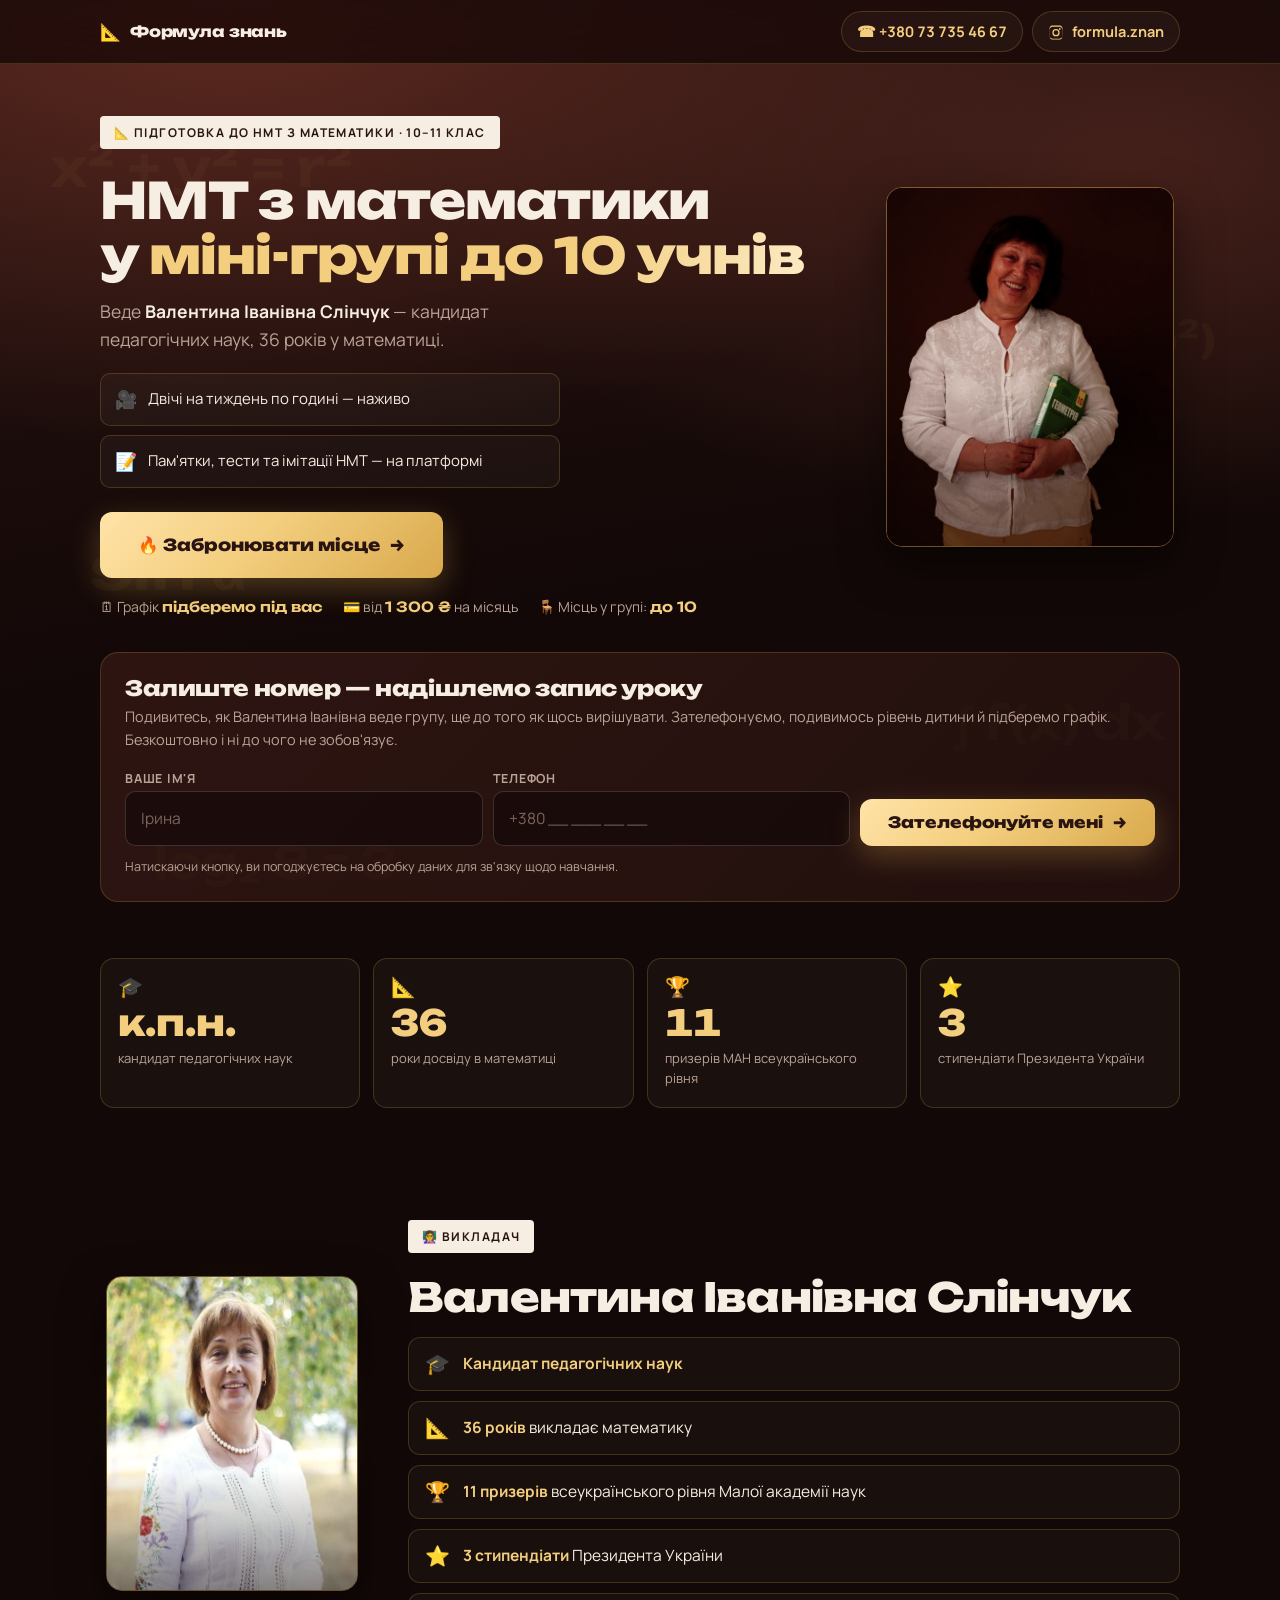
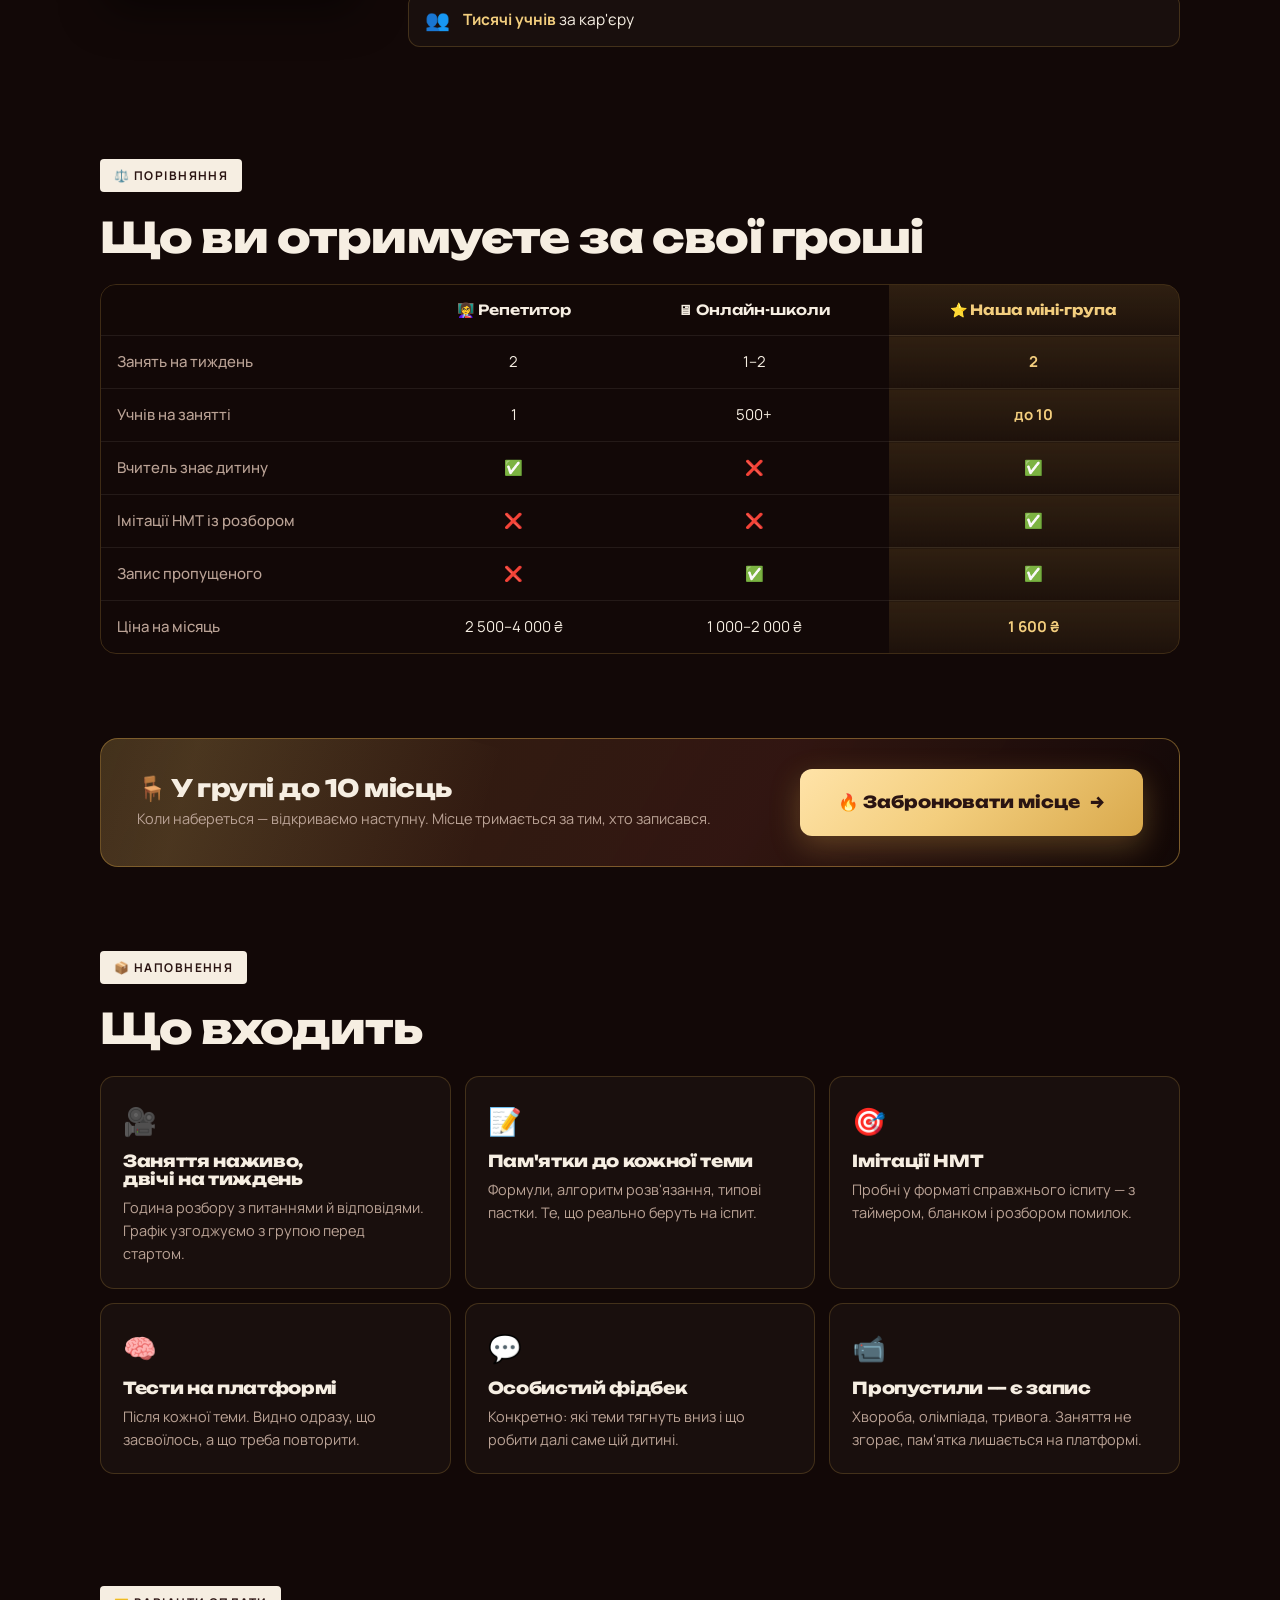
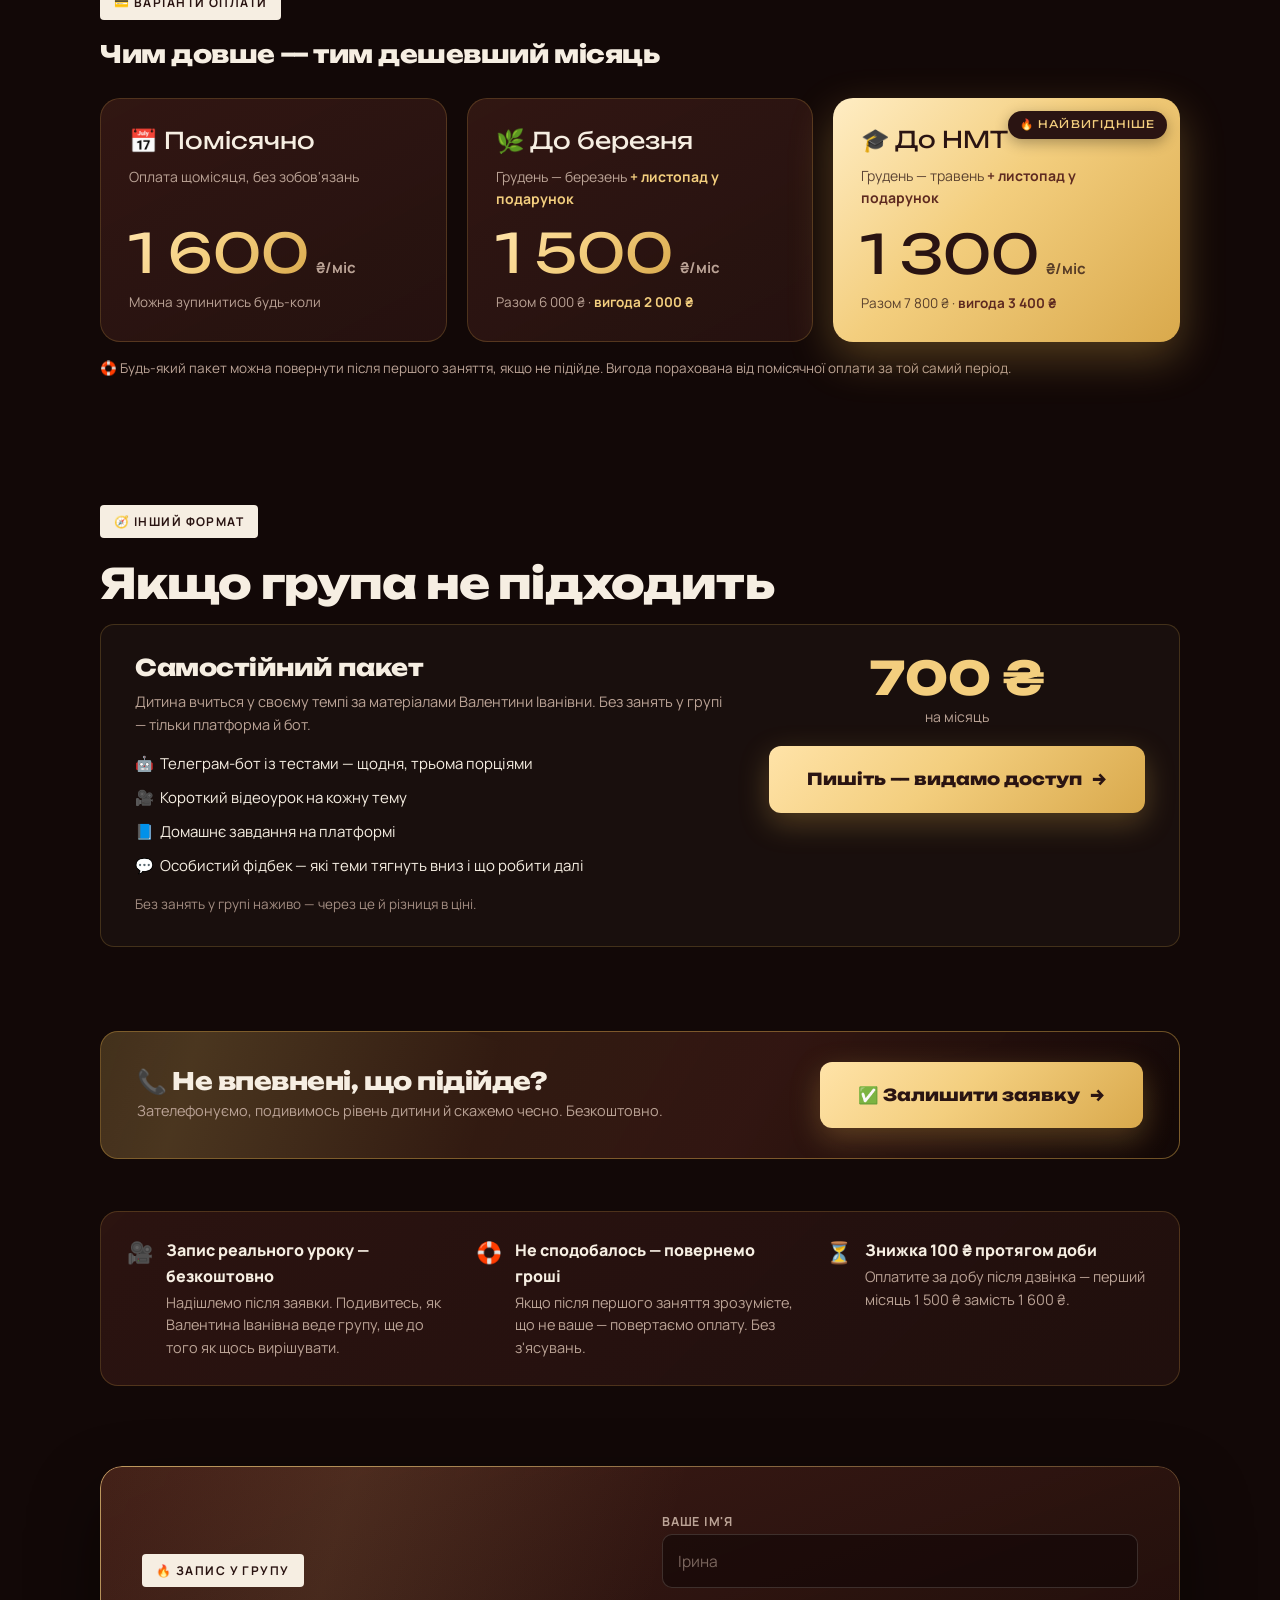
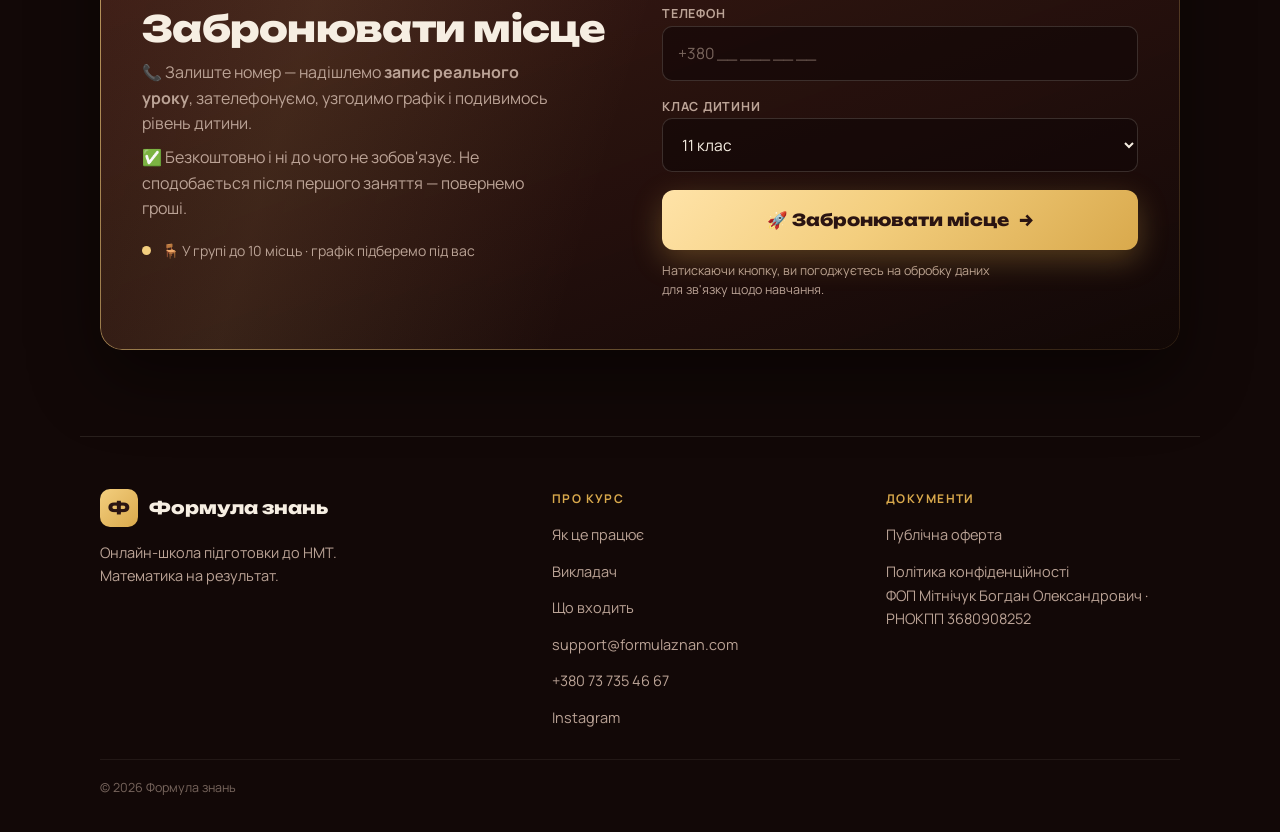
<file: index.html>
<!doctype html>
<html lang="uk">
<head>
<meta charset="utf-8">
<meta name="viewport" content="width=device-width, initial-scale=1, viewport-fit=cover">
<title>Формула знань · Міні-групи</title>
<meta name="description" content="Підготовка до НМТ з математики в міні-групах до 10 учнів із кандидатом педагогічних наук. Двічі на тиждень наживо, 200 ₴ за заняття.">
<link rel="canonical" href="https://grupy.formulaznan.com/">
<meta property="og:type" content="website">
<meta property="og:url" content="https://grupy.formulaznan.com/">
<meta property="og:locale" content="uk_UA">
<meta property="og:title" content="НМТ з математики в міні-групі до 10 учнів">
<meta property="og:description" content="Двічі на тиждень наживо з кандидатом педагогічних наук. 200 ₴ за заняття.">
<meta property="og:image" content="https://grupy.formulaznan.com/img/hero.jpg">

<!-- Meta Pixel. Той самий ID, що й dataset для Conversions API,
     інакше серверні та браузерні події не склеяться. -->
<script>
!function(f,b,e,v,n,t,s){if(f.fbq)return;n=f.fbq=function(){n.callMethod?
n.callMethod.apply(n,arguments):n.queue.push(arguments)};if(!f._fbq)f._fbq=n;
n.push=n;n.loaded=!0;n.version='2.0';n.queue=[];t=b.createElement(e);t.async=!0;
t.src=v;s=b.getElementsByTagName(e)[0];s.parentNode.insertBefore(t,s)}(window,
document,'script','https://connect.facebook.net/en_US/fbevents.js');
fbq('init','1046082147792987');
fbq('track','PageView');
</script>
<noscript><img height="1" width="1" style="display:none" alt=""
src="https://www.facebook.com/tr?id=1046082147792987&ev=PageView&noscript=1"></noscript>

<!-- TikTok Pixel: браузерна частина. Серверної (Events API) поки немає,
     тому частина подій губиться на iOS і в блокувальниках — це очікувано. -->
<script>
!function (w, d, t) {
  w.TiktokAnalyticsObject=t;var ttq=w[t]=w[t]||[];ttq.methods=["page","track","identify","instances","debug","on","off","once","ready","alias","group","enableCookie","disableCookie","holdConsent","revokeConsent","grantConsent"],ttq.setAndDefer=function(t,e){t[e]=function(){t.push([e].concat(Array.prototype.slice.call(arguments,0)))}};for(var i=0;i<ttq.methods.length;i++)ttq.setAndDefer(ttq,ttq.methods[i]);ttq.instance=function(t){for(var e=ttq._i[t]||[],n=0;n<ttq.methods.length;n++)ttq.setAndDefer(e,ttq.methods[n]);return e},ttq.load=function(e,n){var r="https://analytics.tiktok.com/i18n/pixel/events.js",o=n&&n.partner;ttq._i=ttq._i||{},ttq._i[e]=[],ttq._i[e]._u=r,ttq._t=ttq._t||{},ttq._t[e]=+new Date,ttq._o=ttq._o||{},ttq._o[e]=n||{};n=document.createElement("script");n.type="text/javascript",n.async=!0,n.src=r+"?sdkid="+e+"&lib="+t;e=document.getElementsByTagName("script")[0];e.parentNode.insertBefore(n,e)};
  ttq.load('DBABECBC77UAEK31CAG0');
  ttq.page();
}(window, document, 'ttq');
</script>

<!-- Microsoft Clarity: записи сесій, щоб бачити, де люди кидають сторінку -->
<script>
(function(c,l,a,r,i,t,y){c[a]=c[a]||function(){(c[a].q=c[a].q||[]).push(arguments)};
t=l.createElement(r);t.async=1;t.src="https://www.clarity.ms/tag/"+i;
y=l.getElementsByTagName(r)[0];y.parentNode.insertBefore(t,y);
})(window,document,"clarity","script","yfmyrlzn1o");
</script>
<link rel="preconnect" href="https://fonts.gstatic.com" crossorigin>
<link rel="stylesheet" href="https://fonts.googleapis.com/css2?family=Unbounded:wght@600;800&family=Manrope:wght@400;500;700&display=swap">
<style>
/* Бордовий градієнт, золото, кремові плашки — стиль обкладинок школи.
   Одна візуальна тема: лендинг завжди темний. */
:root{
  --ink:#120807; --wine:#2A1412; --wine-2:#45201A; --wine-3:#5E2A20;
  --gold:#D9A94C; --gold-br:#F3CE7E; --cream:#F6EEE2; --muted:#BBA396;
  --line:rgba(217,169,76,.22);
  --disp:'Unbounded',Impact,'Arial Black',sans-serif;
  --body:'Manrope',-apple-system,BlinkMacSystemFont,'Segoe UI',sans-serif;
  color-scheme:dark;
}
*{box-sizing:border-box}
body{margin:0;background:var(--ink);color:var(--cream);
  font-family:var(--body);font-size:16px;line-height:1.6;overflow-x:hidden}
/* Без цього на екранах вужче 380px сторінка їхала вбік: overflow-x на
   самому body до вікна не доходить. clip, а не hidden — hidden робить
   html контейнером прокрутки і ламає липку панель зверху. */
html{overflow-x:hidden}
@supports (overflow:clip){html,body{overflow-x:clip}}
.wrap{max-width:1120px;margin:0 auto;padding-inline:20px}

.bg{position:fixed;inset:0;z-index:-2;background:
  radial-gradient(120% 90% at 18% 0%, var(--wine-3) 0%, transparent 55%),
  radial-gradient(110% 80% at 88% 18%, var(--wine-2) 0%, transparent 50%),
  linear-gradient(170deg, var(--wine) 0%, var(--ink) 62%);
  animation:drift 20s ease-in-out infinite alternate}
@keyframes drift{to{filter:hue-rotate(10deg) saturate(1.15) brightness(1.06)}}
.formulas{position:fixed;inset:0;z-index:-1;overflow:hidden;pointer-events:none}
.formulas span{position:absolute;font-family:var(--disp);font-weight:600;
  color:var(--gold);opacity:.05;white-space:nowrap;
  animation:float 16s ease-in-out infinite;will-change:transform}
@keyframes float{0%,100%{transform:translateY(var(--p,0px)) rotate(var(--r,0deg))}
  50%{transform:translateY(calc(var(--p,0px) - 26px)) rotate(var(--r,0deg))}}

h1,h2,h3{font-family:var(--disp);font-weight:800;letter-spacing:-.02em;
  line-height:1.1;text-wrap:balance;margin:0}
.eyebrow{display:inline-block;background:var(--cream);color:var(--wine);
  font-weight:700;font-size:12px;letter-spacing:.12em;text-transform:uppercase;
  padding:7px 14px;border-radius:4px;position:relative;overflow:hidden}
.eyebrow::after{content:'';position:absolute;inset:0;
  background:linear-gradient(100deg,transparent 35%,rgba(255,255,255,.75) 50%,transparent 65%);
  transform:translateX(-120%);animation:wipe 4.5s ease-in-out infinite}
@keyframes wipe{0%,55%{transform:translateX(-120%)}85%,100%{transform:translateX(120%)}}
.gold{background:linear-gradient(100deg,var(--gold-br) 25%,#FFF6E0 45%,var(--gold-br) 65%);
  background-size:260% 100%;-webkit-background-clip:text;background-clip:text;
  color:transparent;animation:shine 5s linear infinite}
@keyframes shine{to{background-position:-260% 0}}

section{padding-block:clamp(34px,4.4vw,56px);position:relative}
.reveal{opacity:0;transform:translateY(22px);
  transition:opacity .7s cubic-bezier(.2,.7,.3,1),transform .7s cubic-bezier(.2,.7,.3,1)}
.reveal.on{opacity:1;transform:none}
@media (prefers-reduced-motion:reduce){
  .reveal{opacity:1;transform:none;transition:none}
  .bg,.formulas span,.gold,.eyebrow::after,.shot::before,.btn{animation:none}}

.btn{display:inline-flex;align-items:center;justify-content:center;gap:10px;
  background:linear-gradient(135deg,#FFE3A8,var(--gold-br) 45%,var(--gold));color:#2A1412;
  font-family:var(--disp);font-weight:800;font-size:16.5px;
  padding:20px 38px;border:0;border-radius:12px;cursor:pointer;text-decoration:none;
  position:relative;overflow:hidden;
  box-shadow:0 10px 30px rgba(217,169,76,.3);
  transition:transform .25s,box-shadow .35s;animation:pulse 2.6s ease-out infinite}
.btn .arr{transition:transform .32s;display:inline-block}
.btn:hover .arr{transform:translateX(6px)}
.btn::after{content:'';position:absolute;top:0;left:-60%;width:40%;height:100%;
  background:linear-gradient(90deg,transparent,rgba(255,255,255,.55),transparent);
  transform:skewX(-20deg);animation:gleam 3.4s ease-in-out infinite}
@keyframes gleam{0%,55%{left:-60%}90%,100%{left:130%}}
@keyframes pulse{0%{box-shadow:0 10px 30px rgba(217,169,76,.3),0 0 0 0 rgba(243,206,126,.6)}
  70%{box-shadow:0 10px 30px rgba(217,169,76,.3),0 0 0 26px rgba(243,206,126,0)}
  100%{box-shadow:0 10px 30px rgba(217,169,76,.3),0 0 0 0 rgba(243,206,126,0)}}
.btn:hover{transform:translateY(-3px) scale(1.035);
  box-shadow:0 18px 46px rgba(217,169,76,.5)}
.btn:focus-visible{outline:3px solid var(--cream);outline-offset:3px}

/* ── верхня панель ── */
.topbar{position:sticky;top:env(safe-area-inset-top,0px);z-index:60;
  background:rgba(18,8,7,.74);backdrop-filter:blur(16px) saturate(1.3);
  -webkit-backdrop-filter:blur(16px) saturate(1.3);
  border-bottom:1px solid var(--line)}
.topbar-in{max-width:1120px;margin:0 auto;padding:11px 20px;
  display:flex;align-items:center;justify-content:space-between;gap:14px}
.brand{display:flex;align-items:center;gap:9px;font-family:var(--disp);
  font-weight:800;font-size:15px;letter-spacing:-.01em;color:var(--cream);
  text-decoration:none;white-space:nowrap}
.brand .bi{font-size:17px}
.contacts{display:flex;align-items:center;gap:9px;flex-wrap:wrap;justify-content:flex-end}
.tel,.ig{display:inline-flex;align-items:center;gap:8px;text-decoration:none;
  border:1px solid var(--line);border-radius:999px;padding:8px 15px;
  font-size:14.5px;font-weight:700;color:var(--gold-br);white-space:nowrap;
  background:rgba(246,238,226,.04);
  transition:border-color .3s,background .3s,transform .3s,box-shadow .3s}
.tel:hover,.ig:hover{border-color:rgba(243,206,126,.75);background:rgba(217,169,76,.14);
  transform:translateY(-2px);box-shadow:0 8px 22px rgba(217,169,76,.22)}
.tel{font-variant-numeric:tabular-nums}
.ig svg{width:16px;height:16px;fill:currentColor;flex:none}
@media(max-width:620px){
  .brand span.bt{display:none}
  .tel,.ig{padding:8px 12px;font-size:13.5px}
  .ig span{display:none}
}

/* ── герой ── */
.hero{padding-top:clamp(28px,4.5vw,52px);padding-bottom:clamp(20px,3vw,34px)}
.hero-grid{display:grid;grid-template-columns:1fr;gap:18px;align-items:center}
@media(min-width:880px){.hero-grid{grid-template-columns:1fr 300px;gap:44px}}
.hero h1{font-size:clamp(29px,4.9vw,50px);margin:16px 0 14px}
.hero .who{font-size:clamp(15px,1.7vw,17.5px);color:var(--muted);max-width:44ch;margin:0 0 20px}
.hero .who b{color:var(--cream);font-weight:700}
.pills{display:grid;gap:9px;margin:0 0 24px;padding:0;list-style:none;max-width:46ch}
.pills li{display:flex;gap:11px;align-items:center;font-size:15px;color:var(--cream);
  border:1px solid var(--line);border-radius:10px;padding:11px 14px;
  background:rgba(246,238,226,.035);transition:border-color .3s,transform .3s,background .3s}
.pills li:hover{border-color:rgba(217,169,76,.55);transform:translateX(4px);
  background:rgba(217,169,76,.08)}
.pills .e{font-size:18px;flex:none}
.hero-meta{display:flex;flex-wrap:wrap;gap:9px 20px;margin-top:18px;font-size:14px;color:var(--muted)}
.hero-meta b{color:var(--gold-br);font-family:var(--disp);font-weight:600}

/* портрет у рамці: фіксована пропорція 4:5, помірний розмір, рівно по центру */
.shot{position:relative;width:100%;max-width:288px;margin-inline:auto}
.shot::before{content:'';position:absolute;inset:-9%;z-index:0;border-radius:24px;
  background:radial-gradient(58% 52% at 50% 46%,rgba(217,169,76,.34),transparent 72%);
  filter:blur(30px);animation:halo 5.5s ease-in-out infinite alternate}
@keyframes halo{to{opacity:.6;transform:scale(1.07)}}
.frame{position:relative;z-index:1;aspect-ratio:4/5;border-radius:16px;overflow:hidden;
  border:1px solid rgba(217,169,76,.45);
  box-shadow:0 18px 44px rgba(0,0,0,.5), 0 0 0 1px rgba(18,8,7,.6) inset;
  transition:transform .4s cubic-bezier(.2,.7,.3,1),box-shadow .4s,border-color .4s}
.frame img{width:100%;height:100%;object-fit:cover;display:block}
.frame::after{content:'';position:absolute;inset:0;
  background:linear-gradient(180deg,transparent 62%,rgba(18,8,7,.5) 100%)}
.shot:hover .frame{transform:translateY(-6px) scale(1.015);
  border-color:rgba(243,206,126,.8);
  box-shadow:0 24px 56px rgba(0,0,0,.55), 0 0 32px rgba(217,169,76,.3)}

/* ── цифри ── */
.stats{display:grid;grid-template-columns:repeat(auto-fit,minmax(166px,1fr));gap:13px}
.stat{border:1px solid var(--line);border-radius:14px;padding:18px 17px;
  background:rgba(246,238,226,.035);min-width:0;position:relative;overflow:hidden;
  transition:transform .3s,border-color .3s,background .3s,box-shadow .3s}
.stat::after{content:'';position:absolute;inset:0;opacity:0;transition:opacity .35s;
  background:radial-gradient(80% 70% at 50% 0%,rgba(217,169,76,.2),transparent 70%)}
.stat:hover{transform:translateY(-5px);border-color:rgba(217,169,76,.6);
  box-shadow:0 16px 34px rgba(0,0,0,.4)}
.stat:hover::after{opacity:1}
.stat .em{font-size:20px;line-height:1;position:relative}
.stat .n{font-family:var(--disp);font-weight:800;font-size:36px;color:var(--gold-br);
  line-height:1;font-variant-numeric:tabular-nums;margin-top:8px;position:relative}
.stat .t{font-size:13px;color:var(--muted);margin-top:7px;position:relative}

/* ── викладач ── */
.teach{display:grid;grid-template-columns:1fr;gap:22px;align-items:center}
@media(min-width:880px){.teach{grid-template-columns:264px 1fr;gap:44px}}
.facts{list-style:none;padding:0;margin:18px 0 0;display:grid;gap:10px}
.facts li{display:flex;gap:13px;align-items:flex-start;
  border:1px solid var(--line);border-radius:12px;padding:13px 16px;
  background:rgba(246,238,226,.03);font-size:15.5px;position:relative;overflow:hidden;
  transition:transform .3s,border-color .3s,background .3s}
.facts li::after{content:'';position:absolute;inset:0;opacity:0;transition:opacity .35s;
  background:linear-gradient(90deg,rgba(217,169,76,.16),transparent 60%)}
.facts li:hover{transform:translateX(7px);border-color:rgba(217,169,76,.6)}
.facts li:hover::after{opacity:1}
.facts .e{font-size:20px;line-height:1.3;flex:none;position:relative}
.facts span:last-child{position:relative}
.facts b{color:var(--gold-br);font-weight:700}

/* ── порівняння ── */
.tblwrap{overflow-x:auto;margin-top:24px;border:1px solid var(--line);border-radius:16px}
table{border-collapse:collapse;width:100%;min-width:580px;font-size:15px}
th,td{padding:14px 16px;text-align:center;border-bottom:1px solid rgba(246,238,226,.08);
  transition:background .25s}
th:first-child,td:first-child{text-align:left;color:var(--muted);font-weight:500}
thead th{font-family:var(--disp);font-weight:600;font-size:14px;
  background:rgba(18,8,7,.5);white-space:nowrap}
tbody tr:last-child td{border-bottom:0}
tbody tr:hover td{background:rgba(246,238,226,.05)}
.us-col{background:linear-gradient(180deg,rgba(217,169,76,.15),rgba(217,169,76,.06));
  color:var(--gold-br);font-weight:700}
tbody tr:hover .us-col{background:rgba(217,169,76,.24)}

/* ── наповнення ── */
.feats{display:grid;grid-template-columns:1fr;gap:14px;margin-top:24px}
@media(min-width:640px){.feats{grid-template-columns:repeat(2,1fr)}}
@media(min-width:980px){.feats{grid-template-columns:repeat(3,1fr)}}
.feat{border:1px solid var(--line);border-radius:14px;padding:22px;min-width:0;
  background:rgba(246,238,226,.03);position:relative;overflow:hidden;
  transition:transform .32s,border-color .32s,box-shadow .32s}
.feat::after{content:'';position:absolute;inset:0;opacity:0;transition:opacity .35s;
  background:radial-gradient(75% 65% at 22% 0%,rgba(217,169,76,.2),transparent 70%)}
.feat:hover{transform:translateY(-6px);border-color:rgba(217,169,76,.55);
  box-shadow:0 18px 40px rgba(0,0,0,.42)}
.feat:hover::after{opacity:1}
.feat .ic{font-size:27px;margin-bottom:10px;position:relative;
  transition:transform .35s}
.feat:hover .ic{transform:scale(1.18) rotate(-7deg)}
.feat h3{font-size:16.5px;margin-bottom:8px;position:relative}
.feat p{font-size:14.5px;color:var(--muted);margin:0;position:relative}

/* ── смуга із закликом ── */
.cta-band{display:flex;flex-wrap:wrap;align-items:center;justify-content:space-between;
  gap:20px;border:1px solid rgba(217,169,76,.45);border-radius:18px;
  padding:clamp(20px,3vw,30px) clamp(20px,3.4vw,36px);
  background:linear-gradient(120deg,rgba(217,169,76,.16),rgba(94,42,32,.42) 60%,rgba(18,8,7,.6));
  position:relative;overflow:hidden}
.cta-band::before{content:'';position:absolute;top:-60%;left:-20%;width:55%;height:220%;
  background:linear-gradient(90deg,transparent,rgba(243,206,126,.13),transparent);
  transform:rotate(16deg);animation:sweep 6s ease-in-out infinite}
.cta-band h3{font-size:clamp(18px,2.4vw,24px);margin-bottom:5px;position:relative}
.cta-band p{color:var(--muted);margin:0;font-size:14.5px;position:relative}
.cta-band .btn{position:relative;flex:none}
@media(max-width:640px){.cta-band{flex-direction:column;align-items:stretch;text-align:center}
  .cta-band .btn{width:100%}}

/* ── форма ── */
.card{border-radius:22px;padding:clamp(22px,3.6vw,42px);position:relative;overflow:hidden;
  background:linear-gradient(160deg,rgba(94,42,32,.6),rgba(18,8,7,.88));
  box-shadow:0 30px 70px rgba(0,0,0,.45)}
.card::after{content:'';position:absolute;inset:0;border-radius:22px;padding:1px;
  background:linear-gradient(130deg,rgba(243,206,126,.7),rgba(217,169,76,.1) 40%,
    rgba(243,206,126,.6) 70%,rgba(217,169,76,.1));
  background-size:260% 260%;animation:border 7s linear infinite;
  -webkit-mask:linear-gradient(#000 0 0) content-box,linear-gradient(#000 0 0);
  mask:linear-gradient(#000 0 0) content-box,linear-gradient(#000 0 0);
  -webkit-mask-composite:xor;mask-composite:exclude;pointer-events:none}
@keyframes border{to{background-position:260% 260%}}
.card::before{content:'';position:absolute;top:-55%;left:-12%;width:60%;height:200%;
  background:linear-gradient(90deg,transparent,rgba(243,206,126,.1),transparent);
  transform:rotate(16deg);animation:sweep 7s ease-in-out infinite}
@keyframes sweep{0%,100%{left:-60%}50%{left:110%}}
.card-grid{display:grid;grid-template-columns:1fr;gap:26px;position:relative;z-index:1}
@media(min-width:860px){.card-grid{grid-template-columns:1fr 1fr;gap:44px;align-items:center}}
.card h2{font-size:clamp(24px,3.4vw,36px);margin-bottom:12px}
.card p{color:var(--muted);margin:0 0 8px;max-width:42ch}
.seats{display:flex;align-items:center;gap:11px;margin-top:18px;font-size:14px;color:var(--muted)}
.dot{width:9px;height:9px;border-radius:50%;background:var(--gold-br);animation:pulse 2.2s infinite}
form{display:grid;gap:12px}
label{font-size:12.5px;font-weight:700;color:var(--muted);letter-spacing:.06em;text-transform:uppercase}
input,select{width:100%;padding:14px 15px;font:inherit;font-size:15.5px;color:var(--cream);
  background:rgba(18,8,7,.6);border:1px solid rgba(246,238,226,.16);border-radius:10px;
  transition:border-color .25s,box-shadow .25s,background .25s}
input::placeholder{color:rgba(187,163,150,.6)}
input:focus,select:focus{outline:0;border-color:var(--gold);
  background:rgba(18,8,7,.8);box-shadow:0 0 0 3px rgba(217,169,76,.2)}
.fine{font-size:12.5px;color:var(--muted);margin:2px 0 0;line-height:1.5}
.ok{display:none;text-align:center;padding:26px 10px}
.ok h3{font-size:24px;color:var(--gold-br);margin-bottom:10px}
.ok p{color:var(--muted);margin:0 auto;max-width:34ch}

/* ── швидка заявка одразу під першим екраном ── */
.quick{padding:clamp(16px,2.4vw,24px);border:1px solid var(--line);border-radius:18px;
  background:linear-gradient(135deg,rgba(69,32,26,.55),rgba(42,20,18,.65))}
.quick h3{font-family:var(--disp);font-size:clamp(17px,2.6vw,21px);margin:0 0 6px;color:var(--cream)}
.quick .sub{margin:0 0 14px;font-size:14.5px;color:var(--muted);line-height:1.55}
.quick form{gap:10px}
@media(min-width:680px){.quick form{grid-template-columns:1fr 1fr auto;align-items:end}}
.quick .btn{padding:14px 28px;font-size:15.5px;animation:none;white-space:nowrap}
@media(min-width:680px){.quick .fine{grid-column:1/-1}}
.quick .ok{padding:14px 6px}

/* ── липка кнопка на телефоні ── */
.sticky-cta{position:fixed;left:0;right:0;bottom:0;z-index:60;display:none;
  padding:10px 14px calc(10px + env(safe-area-inset-bottom));
  background:linear-gradient(180deg,rgba(18,8,7,0),rgba(18,8,7,.94) 40%)}
.sticky-cta .btn{width:100%;padding:16px 20px;font-size:16px;animation:none}
@media(max-width:860px){.sticky-cta.on{display:block}}


/* ── що отримаєте відразу ── */
.bonus{display:grid;gap:12px;padding:clamp(18px,2.6vw,26px);
  border:1px solid var(--line);border-radius:18px;
  background:linear-gradient(135deg,rgba(69,32,26,.5),rgba(42,20,18,.6))}
.bonus .row{display:grid;grid-template-columns:auto 1fr;gap:13px;align-items:start}
.bonus .ic{font-size:21px;line-height:1.35}
.bonus b{color:var(--cream);font-weight:800}
.bonus .d{color:var(--muted);font-size:14.5px;line-height:1.55;margin-top:2px}
@media(min-width:760px){.bonus{grid-template-columns:repeat(3,1fr);gap:22px}}


/* ── пакети оплати ── */
.plans{display:grid;gap:15px;margin-top:clamp(20px,2.8vw,30px)}
@media(min-width:920px){.plans{grid-template-columns:repeat(3,1fr);gap:20px}}

.plan{position:relative;display:flex;flex-direction:column;gap:12px;
  padding:clamp(20px,2.8vw,28px);border-radius:20px;overflow:hidden;
  border:1px solid var(--line);
  background:linear-gradient(152deg,rgba(69,32,26,.62),rgba(42,20,18,.78));
  transition:transform .4s cubic-bezier(.2,.7,.3,1),box-shadow .4s,border-color .4s}
.plan::before{content:'';position:absolute;inset:0;pointer-events:none;opacity:0;
  background:radial-gradient(460px 190px at 50% -12%,rgba(217,169,76,.18),transparent 72%);
  transition:opacity .45s}
.plan:hover{transform:translateY(-6px);border-color:rgba(217,169,76,.5);
  box-shadow:0 20px 48px rgba(0,0,0,.42)}
.plan:hover::before{opacity:1}

.plan .nazva{font-family:var(--disp);font-size:clamp(19px,2.5vw,23px);
  color:var(--cream);line-height:1.2}
.plan .koly{font-size:14px;color:var(--muted);line-height:1.55}
.plan .dar{color:var(--gold-br);font-weight:700}
.plan .tsina{display:flex;align-items:baseline;gap:7px;margin-top:auto;padding-top:6px}
.plan .chyslo{font-family:var(--disp);font-size:clamp(40px,5.8vw,54px);line-height:.95;
  background:linear-gradient(135deg,#FFE3A8,var(--gold-br) 48%,var(--gold));
  -webkit-background-clip:text;background-clip:text;color:transparent}
.plan .za{font-size:15px;color:var(--muted);font-weight:700}
.plan .razom{font-size:13.5px;color:var(--muted);line-height:1.5}
.plan .vyhoda{color:var(--gold-br);font-weight:700}

/* найвигідніший — золота картка */
.plan.top{border:0;background:linear-gradient(135deg,#FFEDC4,var(--gold-br) 44%,var(--gold));
  box-shadow:0 16px 44px rgba(217,169,76,.32)}
.plan.top .nazva{color:#2A1412}
.plan.top .chyslo{background:none;-webkit-background-clip:border-box;
  background-clip:border-box;color:#2A1412;-webkit-text-fill-color:#2A1412}
.plan.top .koly,.plan.top .za,.plan.top .razom{color:rgba(42,20,18,.76)}
.plan.top .dar,.plan.top .vyhoda{color:#5E2A20}
.plan.top:hover{box-shadow:0 26px 58px rgba(217,169,76,.45)}
.plan.top::after{content:'';position:absolute;top:0;left:-60%;width:38%;height:100%;
  pointer-events:none;
  background:linear-gradient(90deg,transparent,rgba(255,255,255,.55),transparent);
  animation:gleam 4.2s ease-in-out infinite}
.plan .bejdzh{position:absolute;top:13px;right:13px;z-index:2;
  font-family:var(--disp);font-size:10.5px;letter-spacing:.1em;text-transform:uppercase;
  padding:6px 12px;border-radius:999px;background:#2A1412;color:var(--gold-br);
  box-shadow:0 4px 14px rgba(0,0,0,.3)}
.plans-fine{margin-top:16px;font-size:13.5px;color:var(--muted);line-height:1.6}
@media (prefers-reduced-motion:reduce){.plan.top::after{animation:none}}


/* ── спливне вікно з консультацією ── */
.promo{position:fixed;inset:0;z-index:120;display:grid;place-items:center;
  padding:18px;opacity:0;pointer-events:none;transition:opacity .35s}
.promo.on{opacity:1;pointer-events:auto}
.promo-tlo{position:absolute;inset:0;background:rgba(10,5,4,.72);
  backdrop-filter:blur(5px);-webkit-backdrop-filter:blur(5px)}
.promo-box{position:relative;width:min(520px,100%);max-height:92vh;overflow:auto;
  padding:clamp(22px,3.4vw,34px);border-radius:22px;
  border:1px solid rgba(217,169,76,.4);
  background:linear-gradient(152deg,#4A231C,#2A1412 62%);
  box-shadow:0 30px 80px rgba(0,0,0,.6);
  transform:translateY(16px) scale(.97);transition:transform .4s cubic-bezier(.2,.7,.3,1)}
.promo.on .promo-box{transform:none}
.promo-box::before{content:'';position:absolute;inset:0;border-radius:22px;
  pointer-events:none;
  background:radial-gradient(520px 200px at 50% -8%,rgba(217,169,76,.22),transparent 70%)}
.promo-x{position:absolute;top:12px;right:12px;z-index:3;width:38px;height:38px;
  display:grid;place-items:center;border:0;border-radius:50%;cursor:pointer;
  background:rgba(246,238,226,.1);color:var(--cream);font-size:22px;line-height:1;
  transition:background .25s,transform .25s}
.promo-x:hover{background:rgba(246,238,226,.2);transform:rotate(90deg)}
.promo h3{position:relative;font-family:var(--disp);
  font-size:clamp(21px,3.2vw,27px);color:var(--cream);line-height:1.22;
  margin:0 0 10px;padding-right:34px}
.promo .opys{position:relative;color:var(--muted);font-size:15px;line-height:1.6;margin:0 0 14px}
.promo .dar{position:relative;display:flex;gap:11px;align-items:flex-start;
  padding:13px 15px;margin:0 0 16px;border-radius:14px;
  border:1px solid rgba(217,169,76,.34);
  background:linear-gradient(135deg,rgba(217,169,76,.17),rgba(217,169,76,.06))}
.promo .dar b{color:var(--gold-br);font-weight:800}
.promo .dar span.t{color:var(--cream);font-size:14.5px;line-height:1.5}
.promo form{position:relative;gap:11px}
.promo .btn{width:100%;padding:17px 22px;animation:none}
.promo .fine{position:relative}
.promo .ok{padding:18px 6px}

/* ── підвал ── */
footer{border-top:1px solid rgba(246,238,226,.1);margin-top:clamp(20px,3vw,36px);
  padding-block:clamp(34px,4.5vw,52px) clamp(24px,3vw,34px)}
.foot{display:grid;grid-template-columns:1fr;gap:28px}
@media(min-width:760px){.foot{grid-template-columns:1.4fr 1fr 1fr;gap:40px}}
.foot-brand{display:flex;align-items:center;gap:11px;margin-bottom:14px}
.foot-mark{width:38px;height:38px;border-radius:10px;flex:none;display:grid;place-items:center;
  background:linear-gradient(135deg,var(--gold-br),var(--gold));color:#2A1412;
  font-family:var(--disp);font-weight:800;font-size:17px}
.foot-brand b{font-family:var(--disp);font-weight:800;font-size:17px;color:var(--cream)}
.foot p{color:var(--muted);margin:0;font-size:14.5px;max-width:34ch}
.foot h4{font-family:var(--body);font-size:12px;font-weight:700;letter-spacing:.12em;
  text-transform:uppercase;color:var(--gold);margin:0 0 14px}
.foot ul{list-style:none;padding:0;margin:0;display:grid;gap:11px}
.foot a{color:var(--muted);text-decoration:none;font-size:14.5px;
  transition:color .25s,transform .25s;display:inline-block}
.foot a:hover{color:var(--gold-br);transform:translateX(3px)}
.legal{color:rgba(187,163,150,.6);font-size:12.5px;line-height:1.6;margin-top:18px}
.copy{border-top:1px solid rgba(246,238,226,.07);margin-top:28px;padding-top:18px;
  font-size:12.5px;color:rgba(187,163,150,.6)}

/* ── мобільна версія ─────────────────────────────────────────────────
   Таблиця лишається горизонтально прокручуваною — картками виходило
   вдвічі довше й гірше сприймалось. Але сама по собі прокрутка невидима,
   тому додаємо підказку над таблицею і затемнення правого краю: інакше
   колонка з нашою пропозицією для користувача просто не існує. */
.tblbox{position:relative}
@media(max-width:760px){
  .tblwrap{overflow-x:auto;-webkit-overflow-scrolling:touch}
  /* Затемнення ставимо на ЗОВНІШНІЙ блок, інакше воно їде разом
     із таблицею і виглядає як смуга посеред вмісту. */
  .tblbox::after{content:'';position:absolute;top:1px;right:1px;bottom:1px;
    width:62px;pointer-events:none;border-radius:0 15px 15px 0;
    background:linear-gradient(90deg,rgba(18,8,7,0),rgba(18,8,7,.96));
    transition:opacity .35s}
  .tblbox.end::after{opacity:0}
  /* Перша колонка лишається на місці: без неї незрозуміло,
     про що взагалі рядок, коли таблицю прокрутили. */
  thead th:first-child,tbody td:first-child{position:sticky;left:0;z-index:2;
    background:#190d0b;box-shadow:1px 0 0 rgba(246,238,226,.08)}
  thead th:first-child{z-index:3}
  /* Вміщуємо всі три колонки в екран: прокрутка вбік лишає обрізані
     шматки сусідніх колонок і виглядає брудно. */
  table{min-width:0;width:100%;table-layout:fixed;font-size:13px}
  th,td{padding:11px 5px}
  th:first-child,td:first-child{width:31%;font-size:12.5px;line-height:1.3}
  thead th{font-size:11.5px;white-space:normal;line-height:1.25;padding:10px 4px}
  td{line-height:1.3}

  .swipe{display:inline-flex;align-items:center;gap:9px;margin:14px 0 12px;
    font-size:13px;font-weight:700;color:var(--gold-br);
    border:1px solid rgba(217,169,76,.4);border-radius:999px;
    padding:8px 15px;background:rgba(217,169,76,.08);
    transition:opacity .35s,transform .35s}
  .swipe .a{font-size:15px;display:inline-block;
    animation:swipe 1.5s cubic-bezier(.4,0,.3,1) infinite}
  .tblbox.done .swipe{opacity:0;transform:translateY(-6px)}
  .tblbox.fits .swipe{display:none}
}
@media(min-width:761px){.swipe{display:none}}
@keyframes swipe{0%,100%{transform:translateX(0)}45%{transform:translateX(9px)}}

@media(max-width:560px){
  /* формули сильно заважали читати заголовок на вузькому екрані */
  .formulas span{opacity:.028!important}
  /* стрілка відривалась від тексту, коли підпис кнопки переносився */
  .btn .arr{display:none}
  .btn{padding-inline:20px}
  /* «10–11 клас» орфанився другим рядком у плашці */
  .hide-s{display:none}
  h1{text-wrap:balance}
  /* у кадрі було забагато порожнечі навколо викладачки */
  .shot .frame img{transform:scale(1.13);transform-origin:50% 26%}
  .foot ul{gap:13px}
  .foot ul + p{margin-top:16px}
}

@media(max-width:760px){
  /* Світлий портрет на зеленому фоні вибивався з бордової сторінки
     і на вузькому екрані висів окремо від імені. На мобільному його
     прибираємо: ім'я і список фактів працюють і без нього. */
  .teach .shot{display:none}
  /* Головне фото навпаки — на всю ширину колонки, а не маленьким
     квадратиком посеред порожнечі. */
  .hero-grid .shot{max-width:min(100%,320px)}
  .hero-grid .frame{aspect-ratio:3/4}
}

/* Зелений підручник у руках бив по бордовій палітрі. Шар color зводить
   його в тепле, але тільки на головному фото і слабко — інакше кадр
   втрачає колір і виглядає сірим. */
.hero-grid .frame img{filter:saturate(.88) contrast(1.03) sepia(.07) hue-rotate(-8deg)}
.hero-grid .frame::before{content:'';position:absolute;inset:0;z-index:1;
  pointer-events:none;mix-blend-mode:color;background:linear-gradient(180deg,
    rgba(94,42,32,0) 0%, rgba(94,42,32,.18) 46%, rgba(94,42,32,.42) 100%)}
.teach .frame img{filter:saturate(.92) contrast(1.02) sepia(.05)}
</style>
</head>
<body>

<div class="bg"></div>
<div class="formulas" aria-hidden="true">
  <span style="top:14%;left:4%;font-size:52px;--r:-9deg" data-s="0.22">x² + y² = r²</span>
  <span style="top:34%;right:5%;font-size:42px;--r:7deg;animation-delay:-6s" data-s="-0.16">√(a² + b²)</span>
  <span style="top:58%;left:7%;font-size:58px;--r:5deg;animation-delay:-11s" data-s="0.3">sin α</span>
  <span style="top:76%;right:9%;font-size:48px;--r:-6deg;animation-delay:-3s" data-s="-0.24">∫ f(x) dx</span>
  <span style="top:92%;left:12%;font-size:44px;--r:8deg;animation-delay:-14s" data-s="0.18">log₂ 8 = 3</span>
</div>

<div class="topbar">
  <div class="topbar-in">
    <a class="brand" href="#"><span class="bi">📐</span><span class="bt">Формула знань</span></a>
    <div class="contacts">
      <a class="tel" href="tel:+380737354667">☎ +380 73 735 46 67</a>
      <a class="ig" href="https://www.instagram.com/formula.znan/" target="_blank" rel="noopener"
         aria-label="Instagram формули знань">
        <svg viewBox="0 0 24 24" aria-hidden="true"><path d="M12 2.2c3.2 0 3.6 0 4.9.07 1.2.05 1.8.25 2.2.42.6.22 1 .48 1.4.9.43.42.7.82.92 1.4.17.42.37 1.05.42 2.25.06 1.28.07 1.67.07 4.9 0 3.2 0 3.6-.07 4.9-.05 1.2-.25 1.8-.42 2.2-.22.6-.49 1-.91 1.4-.42.43-.82.7-1.4.92-.42.17-1.05.37-2.25.42-1.28.06-1.67.07-4.9.07-3.2 0-3.6 0-4.9-.07-1.2-.05-1.8-.25-2.2-.42-.6-.22-1-.49-1.4-.91-.43-.42-.7-.82-.92-1.4-.17-.42-.37-1.05-.42-2.25C2.2 15.6 2.2 15.2 2.2 12c0-3.2 0-3.6.07-4.9.05-1.2.25-1.8.42-2.2.22-.6.49-1 .91-1.4.42-.43.82-.7 1.4-.92.42-.17 1.05-.37 2.25-.42C8.4 2.2 8.8 2.2 12 2.2zm0 1.98c-3.14 0-3.5 0-4.74.07-1.14.05-1.76.24-2.17.4-.55.2-.94.46-1.35.87-.41.41-.66.8-.88 1.35-.15.41-.34 1.03-.4 2.17-.05 1.24-.06 1.6-.06 4.74s0 3.5.07 4.74c.05 1.14.24 1.76.4 2.17.2.55.46.94.87 1.35.41.41.8.66 1.35.88.41.15 1.03.34 2.17.4 1.24.05 1.6.06 4.74.06s3.5 0 4.74-.07c1.14-.05 1.76-.24 2.17-.4.55-.2.94-.46 1.35-.87.41-.41.66-.8.88-1.35.15-.41.34-1.03.4-2.17.05-1.24.06-1.6.06-4.74s0-3.5-.07-4.74c-.05-1.14-.24-1.76-.4-2.17-.2-.55-.46-.94-.87-1.35-.41-.41-.8-.66-1.35-.88-.41-.15-1.03-.34-2.17-.4-1.24-.05-1.6-.06-4.74-.06zm0 3.37a5.45 5.45 0 110 10.9 5.45 5.45 0 010-10.9zm0 8.99a3.54 3.54 0 100-7.08 3.54 3.54 0 000 7.08zm6.94-9.21a1.27 1.27 0 11-2.55 0 1.27 1.27 0 012.55 0z"/></svg>
        <span>formula.znan</span>
      </a>
    </div>
  </div>
</div>

<header class="wrap hero">
  <div class="hero-grid">
    <div>
      <span class="eyebrow reveal">📐 Підготовка до НМТ з математики <span class="hide-s">· 10–11 клас</span></span>
      <h1 class="reveal">НМТ з математики<br>у <span class="gold">міні-групі до 10 учнів</span></h1>
      <p class="who reveal">Веде <b>Валентина Іванівна Слінчук</b> — кандидат педагогічних
        наук, 36 років у математиці.</p>
      <ul class="pills">
        <li class="reveal"><span class="e">🎥</span> Двічі на тиждень по годині — наживо</li>
        <li class="reveal"><span class="e">📝</span> Пам'ятки, тести та імітації НМТ — на платформі</li>
      </ul>
      <a class="btn reveal" href="#form">🔥 Забронювати місце <span class="arr">→</span></a>
      <div class="hero-meta reveal">
        <span>🗓 Графік <b>підберемо під вас</b></span>
        <span>💳 від <b>1 300 ₴</b> на місяць</span>
        <span>🪑 Місць у групі: <b>до 10</b></span>
      </div>
    </div>
    <div class="shot reveal">
      <div class="frame">
        <img src="img/hero.jpg" width="600" height="750" fetchpriority="high"
             alt="Валентина Іванівна Слінчук, викладачка математики">
      </div>
    </div>
  </div>
</header>

<section class="wrap" style="padding-top:0">
  <div class="quick reveal">
    <h3>Залиште номер — надішлемо запис уроку</h3>
    <p class="sub">Подивитесь, як Валентина Іванівна веде групу, ще до того як щось
      вирішувати. Зателефонуємо, подивимось рівень дитини й підберемо графік.
      Безкоштовно і ні до чого не зобов'язує.</p>
    <form id="lead-top" data-lead novalidate>
      <div><label for="q-name">Ваше ім'я</label>
        <input id="q-name" name="name" type="text" required placeholder="Ірина" autocomplete="name"></div>
      <div><label for="q-phone">Телефон</label>
        <input id="q-phone" name="phone" type="tel" required placeholder="+380 __ ___ __ __"
               inputmode="tel" autocomplete="tel"></div>
      <input type="hidden" name="fz_source"><input type="hidden" name="landing_url">
      <button class="btn" type="submit">Зателефонуйте мені <span class="arr">→</span></button>
      <p class="fine">Натискаючи кнопку, ви погоджуєтесь на обробку даних для зв'язку щодо навчання.</p>
    </form>
    <div class="ok">
      <h3>🎉 Заявку прийнято</h3>
      <p>Зателефонуємо найближчим часом і надішлемо запис уроку.</p>
    </div>
  </div>
</section>

<section class="wrap" style="padding-top:0">
  <div class="stats">
    <div class="stat reveal"><div class="em">🎓</div><div class="n">к.п.н.</div>
      <div class="t">кандидат педагогічних наук</div></div>
    <div class="stat reveal"><div class="em">📐</div><div class="n" data-to="36">0</div>
      <div class="t">роки досвіду в математиці</div></div>
    <div class="stat reveal"><div class="em">🏆</div><div class="n" data-to="11">0</div>
      <div class="t">призерів МАН всеукраїнського рівня</div></div>
    <div class="stat reveal"><div class="em">⭐</div><div class="n" data-to="3">0</div>
      <div class="t">стипендіати Президента України</div></div>
  </div>
</section>

<section class="wrap" id="teacher">
  <div class="teach">
    <div class="shot reveal" style="max-width:252px">
      <div class="frame">
        <img src="img/teach.jpg" width="560" height="700" loading="lazy"
             alt="Валентина Іванівна Слінчук">
      </div>
    </div>
    <div>
      <span class="eyebrow reveal">👩‍🏫 Викладач</span>
      <h2 class="reveal" style="font-size:clamp(25px,3.5vw,40px);margin-top:14px">
        Валентина Іванівна Слінчук</h2>
      <ul class="facts">
        <li class="reveal"><span class="e">🎓</span><span><b>Кандидат педагогічних наук</b></span></li>
        <li class="reveal"><span class="e">📐</span><span><b>36 років</b> викладає математику</span></li>
        <li class="reveal"><span class="e">🏆</span><span><b>11 призерів</b> всеукраїнського рівня Малої академії наук</span></li>
        <li class="reveal"><span class="e">⭐</span><span><b>3 стипендіати</b> Президента України</span></li>
        <li class="reveal"><span class="e">👥</span><span><b>Тисячі учнів</b> за кар'єру</span></li>
      </ul>
    </div>
  </div>
</section>

<section class="wrap" id="how">
  <span class="eyebrow reveal">⚖️ Порівняння</span>
  <h2 class="reveal" style="font-size:clamp(25px,3.6vw,42px);margin-top:14px">
    Що ви отримуєте за свої гроші</h2>
  <div class="tblbox reveal">
  <div class="swipe"><span class="a">→</span> Гортайте вбік — там наша колонка</div>
  <div class="tblwrap">
    <table>
      <thead>
        <tr><th></th><th>👩‍🏫 Репетитор</th><th>🖥 Онлайн-школи</th>
          <th class="us-col">⭐ Наша міні-група</th></tr>
      </thead>
      <tbody>
        <tr><td>Занять на тиждень</td><td data-h="Репетитор">2</td><td data-h="Онлайн-школа">1–2</td><td class="us-col" data-h="Наша міні-група">2</td></tr>
        <tr><td>Учнів на занятті</td><td data-h="Репетитор">1</td><td data-h="Онлайн-школа">500+</td><td class="us-col" data-h="Наша міні-група">до 10</td></tr>
        <tr><td>Вчитель знає дитину</td><td data-h="Репетитор">✅</td><td data-h="Онлайн-школа">❌</td><td class="us-col" data-h="Наша міні-група">✅</td></tr>
        <tr><td>Імітації НМТ із розбором</td><td data-h="Репетитор">❌</td><td data-h="Онлайн-школа">❌</td><td class="us-col" data-h="Наша міні-група">✅</td></tr>
        <tr><td>Запис пропущеного</td><td data-h="Репетитор">❌</td><td data-h="Онлайн-школа">✅</td><td class="us-col" data-h="Наша міні-група">✅</td></tr>
        <tr><td>Ціна на місяць</td><td data-h="Репетитор">2 500–4 000 ₴</td><td data-h="Онлайн-школа">1 000–2 000 ₴</td><td class="us-col" data-h="Наша міні-група">1 600 ₴</td></tr>
      </tbody>
    </table>
  </div>
  </div>
</section>

<section class="wrap" style="padding-block:clamp(16px,2.4vw,28px)">
  <div class="cta-band reveal">
    <div>
      <h3>🪑 У групі до 10 місць</h3>
      <p>Коли набереться — відкриваємо наступну. Місце тримається за тим, хто записався.</p>
    </div>
    <a class="btn" href="#form">🔥 Забронювати місце <span class="arr">→</span></a>
  </div>
</section>

<section class="wrap" id="what">
  <span class="eyebrow reveal">📦 Наповнення</span>
  <h2 class="reveal" style="font-size:clamp(25px,3.6vw,42px);margin-top:14px">Що входить</h2>
  <div class="feats">
    <div class="feat reveal"><div class="ic">🎥</div>
      <h3>Заняття наживо, двічі на тиждень</h3>
      <p>Година розбору з питаннями й відповідями. Графік узгоджуємо з групою перед стартом.</p></div>
    <div class="feat reveal"><div class="ic">📝</div>
      <h3>Пам'ятки до кожної теми</h3>
      <p>Формули, алгоритм розв'язання, типові пастки. Те, що реально беруть на іспит.</p></div>
    <div class="feat reveal"><div class="ic">🎯</div>
      <h3>Імітації НМТ</h3>
      <p>Пробні у форматі справжнього іспиту — з таймером, бланком і розбором помилок.</p></div>
    <div class="feat reveal"><div class="ic">🧠</div>
      <h3>Тести на платформі</h3>
      <p>Після кожної теми. Видно одразу, що засвоїлось, а що треба повторити.</p></div>
    <div class="feat reveal"><div class="ic">💬</div>
      <h3>Особистий фідбек</h3>
      <p>Конкретно: які теми тягнуть вниз і що робити далі саме цій дитині.</p></div>
    <div class="feat reveal"><div class="ic">📹</div>
      <h3>Пропустили — є запис</h3>
      <p>Хвороба, олімпіада, тривога. Заняття не згорає, пам'ятка лишається на платформі.</p></div>
  </div>
</section>

<section class="wrap" id="prices">
  <span class="eyebrow reveal">💳 Варіанти оплати</span>
  <h2 class="reveal" style="margin-top:14px">Чим довше — тим дешевший місяць</h2>
  <div class="plans">

    <div class="plan reveal">
      <div class="nazva">📅 Помісячно</div>
      <div class="koly">Оплата щомісяця, без зобов'язань</div>
      <div class="tsina"><span class="chyslo">1 600</span><span class="za">₴/міс</span></div>
      <div class="razom">Можна зупинитись будь-коли</div>
    </div>

    <div class="plan reveal">
      <div class="nazva">🌿 До березня</div>
      <div class="koly">Грудень — березень <span class="dar">+ листопад у подарунок</span></div>
      <div class="tsina"><span class="chyslo">1 500</span><span class="za">₴/міс</span></div>
      <div class="razom">Разом 6 000 ₴ · <span class="vyhoda">вигода 2 000 ₴</span></div>
    </div>

    <div class="plan top reveal">
      <span class="bejdzh">🔥 Найвигідніше</span>
      <div class="nazva">🎓 До НМТ</div>
      <div class="koly">Грудень — травень <span class="dar">+ листопад у подарунок</span></div>
      <div class="tsina"><span class="chyslo">1 300</span><span class="za">₴/міс</span></div>
      <div class="razom">Разом 7 800 ₴ · <span class="vyhoda">вигода 3 400 ₴</span></div>
    </div>

  </div>
  <p class="plans-fine">🛟 Будь-який пакет можна повернути після першого заняття,
    якщо не підійде. Вигода порахована від помісячної оплати за той самий період.</p>
</section>

<section class="wrap" id="solo">
  <span class="eyebrow reveal">🧭 Інший формат</span>
  <h2 class="reveal" style="font-size:clamp(25px,3.6vw,42px);margin-top:14px">
    Якщо група не підходить</h2>
  <div class="reveal" style="margin-top:18px;border:1px solid var(--line);border-radius:14px;
       background:rgba(246,238,226,.03);padding:clamp(20px,3vw,30px) clamp(20px,3.4vw,34px);
       display:flex;flex-wrap:wrap;gap:clamp(18px,3vw,36px);align-items:flex-start;
       justify-content:space-between">
    <div style="flex:1 1 320px;min-width:0">
      <h3 style="font-size:clamp(18px,2.4vw,23px);margin:0 0 10px">Самостійний пакет</h3>
      <p style="color:var(--muted);font-size:14.5px;margin:0 0 16px">
        Дитина вчиться у своєму темпі за матеріалами Валентини Іванівни.
        Без занять у групі — тільки платформа й бот.</p>
      <ul style="list-style:none;padding:0;margin:0;display:grid;gap:10px;font-size:15px">
        <li>🤖 &nbsp;Телеграм-бот із тестами — щодня, трьома порціями</li>
        <li>🎥 &nbsp;Короткий відеоурок на кожну тему</li>
        <li>📘 &nbsp;Домашнє завдання на платформі</li>
        <li>💬 &nbsp;Особистий фідбек — які теми тягнуть вниз і що робити далі</li>
      </ul>
      <p style="color:var(--muted);font-size:13.5px;margin:16px 0 0;opacity:.85">
        Без занять у групі наживо — через це й різниця в ціні.</p>
    </div>
    <div style="flex:none;text-align:center;min-width:170px;margin-inline:auto">
      <div style="font-family:var(--disp);font-size:clamp(32px,4.6vw,46px);font-weight:800;
           line-height:1;color:var(--gold-br)">700 ₴</div>
      <div style="color:var(--muted);font-size:14px;margin-top:5px">на місяць</div>
      <a class="btn" href="https://t.me/ivanivnamath" target="_blank" rel="noopener"
         style="margin-top:18px">Пишіть — видамо доступ <span class="arr">→</span></a>
    </div>
  </div>
</section>

<section class="wrap" style="padding-block:clamp(16px,2.4vw,28px)">
  <div class="cta-band reveal">
    <div>
      <h3>📞 Не впевнені, що підійде?</h3>
      <p>Зателефонуємо, подивимось рівень дитини й скажемо чесно. Безкоштовно.</p>
    </div>
    <a class="btn" href="#form">✅ Залишити заявку <span class="arr">→</span></a>
  </div>
</section>

<section class="wrap" style="padding-block:clamp(14px,2.2vw,24px)">
  <div class="bonus reveal">
    <div class="row">
      <span class="ic">🎥</span>
      <div><b>Запис реального уроку — безкоштовно</b>
        <div class="d">Надішлемо після заявки. Подивитесь, як Валентина Іванівна
          веде групу, ще до того як щось вирішувати.</div></div>
    </div>
    <div class="row">
      <span class="ic">🛟</span>
      <div><b>Не сподобалось — повернемо гроші</b>
        <div class="d">Якщо після першого заняття зрозумієте, що не ваше —
          повертаємо оплату. Без з'ясувань.</div></div>
    </div>
    <div class="row">
      <span class="ic">⏳</span>
      <div><b>Знижка 100 ₴ протягом доби</b>
        <div class="d">Оплатите за добу після дзвінка — перший місяць
          1 500 ₴ замість 1 600 ₴.</div></div>
    </div>
  </div>
</section>

<section class="wrap" id="form" style="padding-bottom:clamp(48px,7vw,86px)">
  <div class="card">
    <div class="card-grid">
      <div>
        <span class="eyebrow">🔥 Запис у групу</span>
        <h2 style="margin-top:14px">Забронювати місце</h2>
        <p>📞 Залиште номер — надішлемо <b>запис реального уроку</b>,
          зателефонуємо, узгодимо графік і подивимось рівень дитини.</p>
        <p>✅ Безкоштовно і ні до чого не зобов'язує. Не сподобається після
          першого заняття — повернемо гроші.</p>
        <div class="seats"><span class="dot"></span> 🪑 У групі до 10 місць · графік підберемо під вас</div>
      </div>
      <div>
        <form id="lead" data-lead novalidate>
          <div><label for="name">Ваше ім'я</label>
            <input id="name" name="name" type="text" required placeholder="Ірина" autocomplete="name"></div>
          <div><label for="phone">Телефон</label>
            <input id="phone" name="phone" type="tel" required placeholder="+380 __ ___ __ __"
                   inputmode="tel" autocomplete="tel"></div>
          <div><label for="grade">Клас дитини</label>
            <select id="grade" name="grade">
              <option value="11">11 клас</option><option value="10">10 клас</option>
              <option value="9">9 клас</option><option value="other">Інший</option>
            </select></div>
          <input type="hidden" id="fz_source" name="fz_source">
          <input type="hidden" id="landing_url" name="landing_url">
          <button class="btn" type="submit" style="margin-top:6px">🚀 Забронювати місце <span class="arr">→</span></button>
          <p class="fine">Натискаючи кнопку, ви погоджуєтесь на обробку даних для зв'язку щодо навчання.</p>
        </form>
        <div class="ok" id="ok">
          <h3>🎉 Заявку прийнято</h3>
          <p>Зателефонуємо найближчим часом і надішлемо запис реального уроку.
            Якщо зручніше написати — @formula_znan в Instagram.</p>
        </div>
      </div>
    </div>
  </div>
</section>

<div class="promo" id="promo" aria-hidden="true">
  <div class="promo-tlo" data-zakryty></div>
  <div class="promo-box" role="dialog" aria-modal="true" aria-label="Безкоштовна консультація">
    <button class="promo-x" type="button" data-zakryty aria-label="Закрити">×</button>
    <h3>☎️ Безкоштовна консультація</h3>
    <p class="opys">Зателефонуємо, подивимось рівень дитини, підберемо зручний
      графік і чесно скажемо, чи підійде вам група. Без тиску й зобов'язань —
      просто розкажемо, як усе влаштовано.</p>
    <div class="dar">
      <span style="font-size:20px;line-height:1.2">🎁</span>
      <span class="t">Заповните форму зараз — <b>знижка 100 ₴</b> на перший місяць.
        Менеджер підтвердить її на дзвінку.</span>
    </div>
    <form id="lead-promo" data-lead data-promo="100" novalidate>
      <div><label for="p-name">Ваше ім'я</label>
        <input id="p-name" name="name" type="text" required placeholder="Ірина" autocomplete="name"></div>
      <div><label for="p-phone">Телефон</label>
        <input id="p-phone" name="phone" type="tel" required placeholder="+380 __ ___ __ __"
               inputmode="tel" autocomplete="tel"></div>
      <input type="hidden" name="fz_source"><input type="hidden" name="landing_url">
      <button class="btn" type="submit">Отримати консультацію <span class="arr">→</span></button>
      <p class="fine">Натискаючи кнопку, ви погоджуєтесь на обробку даних для зв'язку щодо навчання.</p>
    </form>
    <div class="ok">
      <h3 style="padding-right:0">🎉 Заявку прийнято</h3>
      <p>Зателефонуємо найближчим часом, надішлемо запис уроку й підтвердимо знижку.</p>
    </div>
  </div>
</div>

<div class="sticky-cta" id="stickyCta">
  <a class="btn" href="#form">🔥 Забронювати місце <span class="arr">→</span></a>
</div>

<footer class="wrap">
  <div class="foot">
    <div>
      <div class="foot-brand"><span class="foot-mark">Ф</span><b>Формула знань</b></div>
      <p>Онлайн-школа підготовки до НМТ.<br>Математика на результат.</p>
    </div>
    <div>
      <h4>Про курс</h4>
      <ul>
        <li><a href="#how">Як це працює</a></li>
        <li><a href="#teacher">Викладач</a></li>
        <li><a href="#what">Що входить</a></li>
        <li><a href="mailto:support@formulaznan.com">support@formulaznan.com</a></li>
        <li><a href="tel:+380737354667">+380 73 735 46 67</a></li>
        <li><a href="https://www.instagram.com/formula.znan/" target="_blank" rel="noopener">Instagram</a></li>
      </ul>
    </div>
    <div>
      <h4>Документи</h4>
      <ul>
        <li><a href="/offer">Публічна оферта</a></li>
        <li><a href="/privacy">Політика конфіденційності</a></li>
      </ul>
      <p class="legal">ФОП Мітнічук Богдан Олександрович · РНОКПП 3680908252</p>
    </div>
  </div>
  <div class="copy">© 2026 Формула знань</div>
</footer>

<script>
const io = new IntersectionObserver((es) => {
  es.forEach((e) => {
    if (!e.isIntersecting) return;
    const d = [...e.target.parentElement.children].indexOf(e.target);
    e.target.style.transitionDelay = Math.min(d, 6) * 60 + 'ms';
    e.target.classList.add('on');
    io.unobserve(e.target);
  });
}, { rootMargin: '0px 0px -7% 0px', threshold: .08 });
document.querySelectorAll('.reveal').forEach(el => io.observe(el));

const co = new IntersectionObserver((es) => {
  es.forEach(e => {
    if (!e.isIntersecting) return;
    const el = e.target, to = +el.dataset.to;
    co.unobserve(el);
    if (!isFinite(to)) return;
    const t0 = performance.now(), dur = 1000;
    (function step(t) {
      const p = Math.min((t - t0) / dur, 1);
      el.textContent = Math.round(to * (1 - Math.pow(1 - p, 3)));
      if (p < 1) requestAnimationFrame(step);
    })(t0);
  });
}, { threshold: .5 });
document.querySelectorAll('.stat .n[data-to]').forEach(el => co.observe(el));

/* формули трохи відстають від прокручування */
if (!matchMedia('(prefers-reduced-motion: reduce)').matches) {
  const fx = [...document.querySelectorAll('.formulas span')];
  let tick = false;
  addEventListener('scroll', () => {
    if (tick) return;
    tick = true;
    requestAnimationFrame(() => {
      const y = scrollY;
      fx.forEach(el => el.style.setProperty('--p', (y * +el.dataset.s) + 'px'));
      tick = false;
    });
  }, { passive: true });
}

/* ── Атрибуція і Meta ──────────────────────────────────────────────────
   Контракт той самий, що на start.formulaznan.com:
     /click — віддає fbc/fbp одразу при заході, щоб Meta мала що зіставляти;
     /lead  — заявка. Сервер повертає lead_id і сам шле серверну подію Lead
              з event_id = "lead-<id>". Браузер шле свою з тим самим eventID,
              і Meta склеює їх в одну. Без збігу заявка рахується двічі,
              а оптимізація псується. */
const API = 'https://worker-production-0a51.up.railway.app';

function cookie(name){
  const m = document.cookie.match('(^|;)\\s*' + name + '\\s*=\\s*([^;]+)');
  return m ? m.pop() : '';
}

/* мітка джерела: G_s<канал>[_c<id>] — як у решті воронки */
const FZ_SOURCE = (() => {
  const q = new URLSearchParams(location.search);
  const CH = { facebook:'sfb', fb:'sfb', ig:'sig', instagram:'sig', tiktok:'stt', tt:'stt' };
  let tag = q.get('fz_source');
  if (!tag) {
    const src = (q.get('utm_source') || '').toLowerCase();
    const camp = q.get('utm_campaign') || q.get('campaign_id') || '';
    const ch = CH[src] || (q.get('fbclid') ? 'sfb' : 'sdr');
    tag = 'G_' + ch + (/^\d{6,}$/.test(camp) ? '_c' + camp : '');
  }
  return tag.slice(0, 64);
})();
document.querySelectorAll('input[name="fz_source"]')
  .forEach(i => i.value = FZ_SOURCE);
document.querySelectorAll('input[name="landing_url"]')
  .forEach(i => i.value = location.href.slice(0, 250));

/* ttclid — ключ, за яким TikTok упізнає свій клік у серверній конверсії.
   Аналог fbclid у Meta. Живе довше за візит: людина клікає ввечері, а
   заявку лишає наступного дня, тож кладемо в localStorage на 30 днів.
   Без нього Events API шле подію в порожнечу — зіставити її з рекламою
   TikTok уже не зможе. */
const TTCLID = (() => {
  try {
    const fromUrl = new URLSearchParams(location.search).get('ttclid');
    if (fromUrl) {
      localStorage.setItem('fz_ttclid',
        JSON.stringify({ v: fromUrl, t: Date.now() }));
      return fromUrl;
    }
    const saved = JSON.parse(localStorage.getItem('fz_ttclid') || 'null');
    if (saved && saved.v && Date.now() - saved.t < 30 * 864e5) return saved.v;
  } catch (e) {}
  return '';
})();

/* Токен кліка: 8 символів [a-z0-9] — рівно той формат, який приймає бот.
   Шлемо одразу при заході, а не в момент заявки, щоб fbc/fbp уже лежали
   в базі, коли людина дозріє і залишить номер. */
const FZ_TOKEN = (() => {
  try {
    let t = sessionStorage.getItem('fz_tok');
    if (t) return t;
    const abc = 'abcdefghijklmnopqrstuvwxyz0123456789';
    t = Array.from({ length: 8 }, () => abc[Math.floor(Math.random() * abc.length)]).join('');
    sessionStorage.setItem('fz_tok', t);

    const fbclid = new URLSearchParams(location.search).get('fbclid');
    const send = () => {
      // fbclid із посилання головніший за куку: кука може лишитись
      // від попередньої реклами і зіпсує атрибуцію свіжого кліка
      let fbc = fbclid ? '' : cookie('_fbc');
      if (!fbc && fbclid) fbc = 'fb.1.' + Date.now() + '.' + fbclid;
      fetch(API + '/click', {
        method: 'POST', keepalive: true,
        headers: { 'Content-Type': 'application/json' },
        body: JSON.stringify({
          token: t, fbc: fbc || null, fbp: cookie('_fbp') || null,
          ttclid: TTCLID || null, ttp: cookie('_ttp') || null,
          source: FZ_SOURCE, url: location.href.slice(0, 512)
        })
      }).catch(() => {});
    };
    // даємо пікселям до 2 с поставити свої куки: _fbp для Meta, _ttp для
    // TikTok. З ними зіставлення точніше, без них подія все одно піде.
    let tries = 0;
    (function wait(){
      if ((cookie('_fbp') && cookie('_ttp')) || tries >= 10) return send();
      tries++; setTimeout(wait, 200);
    })();
    return t;
  } catch (e) { return ''; }
})();

/* Взявся заповнювати форму — сигнал, що візит якісний.
   Окрема від Lead подія: на неї добре вчиться алгоритм, поки заявок мало.

   Ловимо ДОТИК до поля, а не прокрутку до форми. Раніше тут стояв
   IntersectionObserver, і подія спрацьовувала в кожного, хто просто
   догорнув сторінку. TikTok чесно оптимізувався під неї й пригнав
   найдешевших гортальників: 41 подія, 0 заявок, $50. Дотик до поля
   означає намір, і саме за ним алгоритму є сенс полювати. */
(() => {
  const el = document.getElementById('form');
  if (!el) return;
  let sent = false;
  const fire = () => {
    if (sent) return;
    sent = true;
    if (window.fbq) fbq('track', 'ViewContent', { content_name: 'grupy_form' });
    if (window.ttq) ttq.track('ViewContent', { content_id: 'grupy',
      content_type: 'product', content_name: 'grupy_form' });
  };
  el.querySelectorAll('input:not([type=hidden]), select, textarea')
    .forEach(f => f.addEventListener('focus', fire, { once: true, passive: true }));
})();

/* Підказка про прокрутку зникає, щойно людина почала гортати,
   а затемнення правого краю — коли таблиця догорнута до кінця. */
document.querySelectorAll('.tblbox').forEach(box => {
  const w = box.querySelector('.tblwrap');
  if (!w) return;
  const upd = () => {
    // Таблиця вміщується в екран — гортати нічого, підказку прибираємо.
    const fits = w.scrollWidth <= w.clientWidth + 4;
    box.classList.toggle('fits', fits);
    if (w.scrollLeft > 12) box.classList.add('done');
    box.classList.toggle('end', fits ||
      w.scrollLeft + w.clientWidth >= w.scrollWidth - 6);
  };
  w.addEventListener('scroll', upd, { passive: true });
  addEventListener('resize', upd, { passive: true });
  upd();
});

document.querySelectorAll('form[data-lead]').forEach((form) => {
const okBox = form.parentElement.querySelector('.ok');

form.addEventListener('submit', async (ev) => {
  ev.preventDefault();
  const data = Object.fromEntries(new FormData(form).entries());
  if (!data.name.trim() || data.phone.replace(/\D/g, '').length < 9) {
    const el = document.getElementById(!data.name.trim() ? 'name' : 'phone');
    el.focus(); el.style.borderColor = '#E0796A';
    setTimeout(() => el.style.borderColor = '', 1600);
    return;
  }
  const btn = form.querySelector('button');
  const label = btn.innerHTML;
  btn.disabled = true; btn.textContent = 'Надсилаємо…';

  let leadId = null, failed = false;
  try {
    const r = await fetch(API + '/lead', {
      method: 'POST',
      headers: { 'Content-Type': 'application/json' },
      body: JSON.stringify({
        name:   data.name.trim(),
        phone:  data.phone.trim(),
        grade:  data.grade || null,
        source: FZ_SOURCE,
        token:  FZ_TOKEN,
        url:    (form.dataset.promo
                  ? location.href + (location.search ? '&' : '?') +
                    'promo=' + form.dataset.promo
                  : location.href).slice(0, 512)
      })
    });
    const j = await r.json().catch(() => ({}));
    if (j && j.ok) leadId = j.lead_id; else failed = true;
  } catch (e) { failed = true; }

  // Заявка не дійшла — не вдаємо, що все добре: людина має куди подзвонити.
  if (failed) {
    btn.disabled = false; btn.innerHTML = label;
    let err = document.getElementById('err');
    if (!err) {
      err = document.createElement('p');
      err.id = 'err';
      err.style.cssText = 'margin-top:12px;color:#E0796A;font-size:14.5px;line-height:1.5';
      form.appendChild(err);
    }
    err.innerHTML = 'Не вдалося надіслати заявку. Зателефонуйте, будь ласка: ' +
      '<a href="tel:+380737354667" style="color:#F3CE7E">+380 73 735 46 67</a>';
    return;
  }

  // Та сама подія, що й серверна. eventID мусить збігатися з "lead-<id>".
  if (window.fbq) {
    const p = { content_name: 'grupy', content_category: FZ_SOURCE };
    if (leadId) fbq('track', 'Lead', p, { eventID: 'lead-' + leadId });
    else        fbq('track', 'Lead', p);
  }

  // Advanced Matching вручну. Автосканування форми працює через раз,
  // а для пікселя без серверної частини телефон — єдиний надійний ключ,
  // за яким TikTok упізнає свого користувача. Хешує SDK, у відкритому
  // вигляді номер нікуди не йде. Формат мусить бути E.164: +380XXXXXXXXX.
  if (window.ttq) {
    const d = (data.phone || '').replace(/\D/g, '');
    const nine = d.slice(-9);
    if (nine.length === 9) ttq.identify({ phone_number: '+380' + nine });
  }

  // Головна подія оптимізації TikTok. event_id той самий, що в Meta —
  // знадобиться, коли підключимо Events API, щоб не рахувати двічі.
  if (window.ttq) {
    const tp = { content_id: 'grupy', content_type: 'product',
                 content_name: 'grupy', content_category: FZ_SOURCE };
    if (leadId) ttq.track('SubmitForm', tp, { event_id: 'lead-' + leadId });
    else        ttq.track('SubmitForm', tp);

    /* Дубль тієї самої заявки на ClickButton. Не косметика, а обхід:
       TikTok не дає вибрати SubmitForm як подію оптимізації, поки та не
       набере обсягу, а ClickButton уже доступний. Шлемо рівно там само —
       після підтвердженої заявки, — тож подія означає те саме, що й
       SubmitForm. Прибрати, коли SubmitForm розблокується. */
    if (leadId) ttq.track('ClickButton', tp, { event_id: 'lead-' + leadId });
    else        ttq.track('ClickButton', tp);
  }

  // Номер заявки лишається в адресі — видно в записах Clarity і в аналітиці.
  const num = leadId ? String(leadId).padStart(2, '0') : null;
  if (num) {
    try {
      const u = new URL(location.href);
      u.searchParams.set('zayavka', num);
      history.replaceState(null, '', u);
    } catch (e) {}
    const h = okBox.querySelector('h3');
    if (h) h.textContent = '🎉 Заявку прийнято · №' + num;
  }

  try { localStorage.setItem('fz_lead', '1'); } catch (e) {}
  const promoBox = document.getElementById('promo');
  if (promoBox && !form.closest('#promo')) promoBox.classList.remove('on');

  form.hidden = true;
  okBox.style.display = 'block';
  okBox.scrollIntoView({ behavior: 'smooth', block: 'center' });
});
});

/* Спливне вікно: через 5 секунд, один раз на людину. Не показуємо тим,
   хто вже лишив заявку, вже закривав вікно або саме зараз біля форми. */
(() => {
  const vikno = document.getElementById('promo');
  if (!vikno) return;

  const pamiat = (klyuch, znach) => {
    try {
      if (znach === undefined) return localStorage.getItem(klyuch);
      localStorage.setItem(klyuch, znach);
    } catch (e) { return null; }
  };

  if (pamiat('fz_lead') || pamiat('fz_promo')) return;

  const bilyaFormy = () => [...document.querySelectorAll('form[data-lead]')]
    .some(f => {
      if (f.hidden || f.closest('#promo')) return false;
      const r = f.getBoundingClientRect();
      return r.top < innerHeight && r.bottom > 0;
    });

  const zakryty = () => {
    vikno.classList.remove('on');
    vikno.setAttribute('aria-hidden', 'true');
    pamiat('fz_promo', '1');
  };

  const pokazaty = () => {
    if (pamiat('fz_lead') || bilyaFormy()) return;
    vikno.classList.add('on');
    vikno.setAttribute('aria-hidden', 'false');
    if (window.fbq) fbq('trackCustom', 'PromoShown');
  };

  vikno.querySelectorAll('[data-zakryty]').forEach(
    el => el.addEventListener('click', zakryty));
  addEventListener('keydown', e => {
    if (e.key === 'Escape' && vikno.classList.contains('on')) zakryty();
  });

  setTimeout(pokazaty, 5000);
})();

/* Липка кнопка: з'являється, коли перший екран прокручено, і зникає
   біля будь-якої з форм — щоб не перекривала поля вводу. */
(() => {
  const cta = document.getElementById('stickyCta');
  if (!cta) return;
  const forms = [...document.querySelectorAll('form[data-lead]')];
  const poruch = () => forms.some(f => {
    if (f.hidden) return false;
    const r = f.getBoundingClientRect();
    return r.top < innerHeight * 0.95 && r.bottom > 0;
  });
  const onovyty = () => {
    cta.classList.toggle('on', scrollY > innerHeight * 0.8 && !poruch());
  };
  addEventListener('scroll', onovyty, { passive: true });
  addEventListener('resize', onovyty);
  onovyty();
})();
</script>
</body>
</html>
</file>
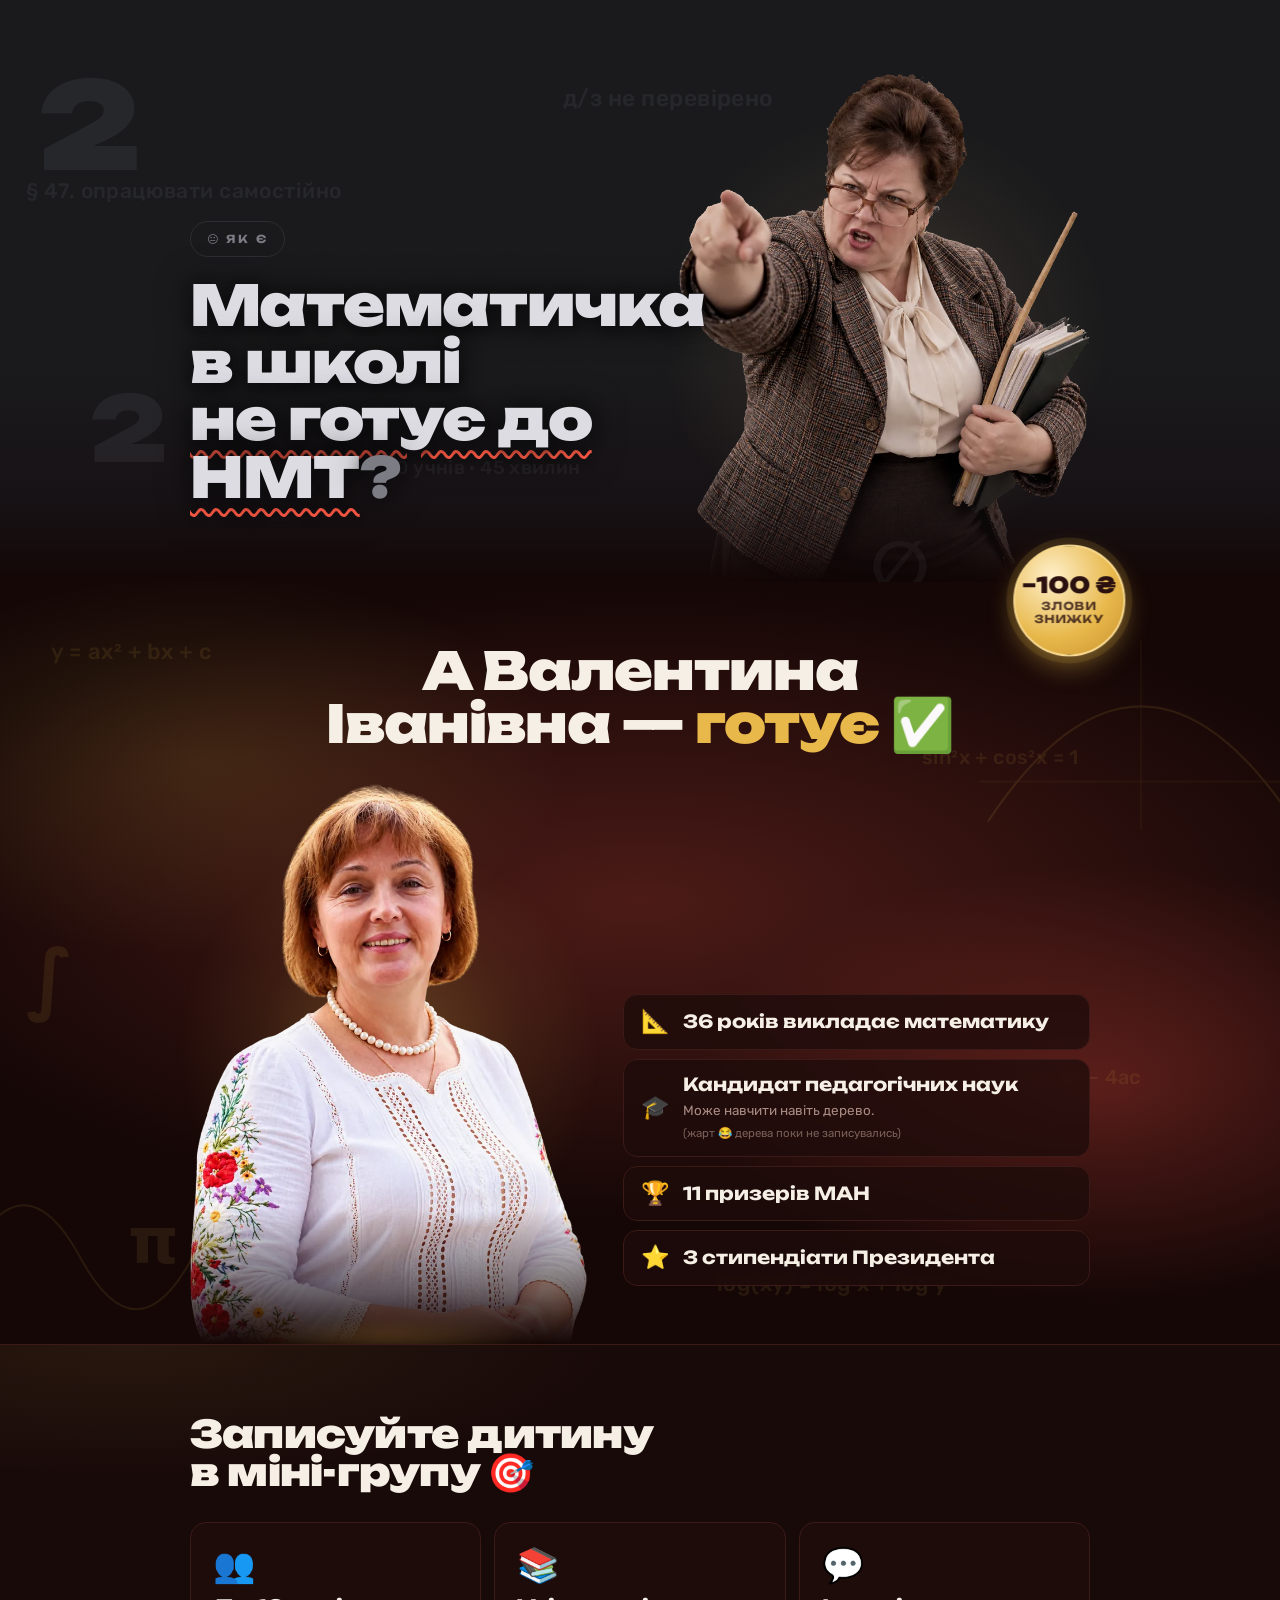
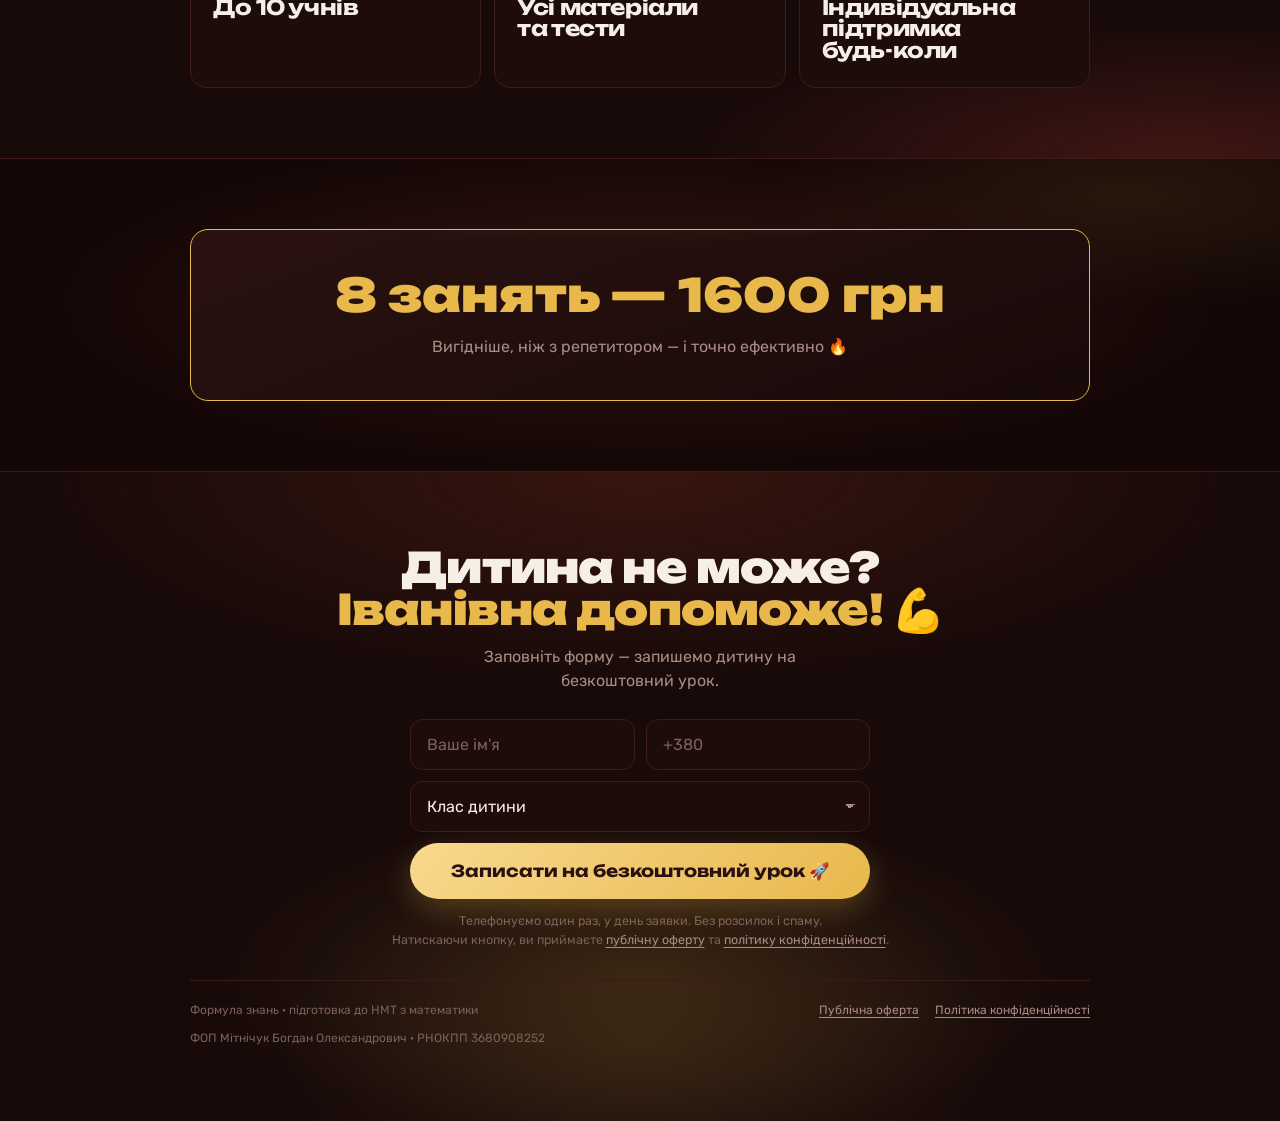
<file: mini/index.html>
<!doctype html>
<html lang="uk">
<meta charset="utf-8">
<meta name="viewport" content="width=device-width, initial-scale=1, viewport-fit=cover">
<meta name="description" content="Підготовка до НМТ з математики у міні-групі до 10 учнів. Валентина Іванівна Слінчук — кандидат педагогічних наук, 36 років досвіду. Перший урок безкоштовно.">
<meta property="og:type" content="website">
<meta property="og:title" content="Математичка в школі не готує до НМТ?">
<meta property="og:description" content="А Валентина Іванівна — готує. Міні-група до 10 учнів, 8 занять — 1600 грн. Перший урок безкоштовно.">
<meta property="og:locale" content="uk_UA">
<meta name="theme-color" content="#140706">
<!-- Meta Pixel. Той самий ID, що й dataset для Conversions API,
     інакше серверні та браузерні події не склеяться. -->
<script>
!function(f,b,e,v,n,t,s){if(f.fbq)return;n=f.fbq=function(){n.callMethod?
n.callMethod.apply(n,arguments):n.queue.push(arguments)};if(!f._fbq)f._fbq=n;
n.push=n;n.loaded=!0;n.version='2.0';n.queue=[];t=b.createElement(e);t.async=!0;
t.src=v;s=b.getElementsByTagName(e)[0];s.parentNode.insertBefore(t,s)}(window,
document,'script','https://connect.facebook.net/en_US/fbevents.js');
fbq('init','1046082147792987');
fbq('track','PageView');
</script>
<noscript><img height="1" width="1" style="display:none" alt=""
src="https://www.facebook.com/tr?id=1046082147792987&ev=PageView&noscript=1"></noscript>

<!-- TikTok Pixel: браузерна частина. Серверної (Events API) поки немає,
     тому частина подій губиться на iOS і в блокувальниках — це очікувано. -->
<script>
!function (w, d, t) {
  w.TiktokAnalyticsObject=t;var ttq=w[t]=w[t]||[];ttq.methods=["page","track","identify","instances","debug","on","off","once","ready","alias","group","enableCookie","disableCookie","holdConsent","revokeConsent","grantConsent"],ttq.setAndDefer=function(t,e){t[e]=function(){t.push([e].concat(Array.prototype.slice.call(arguments,0)))}};for(var i=0;i<ttq.methods.length;i++)ttq.setAndDefer(ttq,ttq.methods[i]);ttq.instance=function(t){for(var e=ttq._i[t]||[],n=0;n<ttq.methods.length;n++)ttq.setAndDefer(e,ttq.methods[n]);return e},ttq.load=function(e,n){var r="https://analytics.tiktok.com/i18n/pixel/events.js",o=n&&n.partner;ttq._i=ttq._i||{},ttq._i[e]=[],ttq._i[e]._u=r,ttq._t=ttq._t||{},ttq._t[e]=+new Date,ttq._o=ttq._o||{},ttq._o[e]=n||{};n=document.createElement("script");n.type="text/javascript",n.async=!0,n.src=r+"?sdkid="+e+"&lib="+t;e=document.getElementsByTagName("script")[0];e.parentNode.insertBefore(n,e)};
  ttq.load('DBABECBC77UAEK31CAG0');
  ttq.page();
}(window, document, 'ttq');
</script>

<!-- Microsoft Clarity: записи сесій, щоб бачити, де люди кидають сторінку -->
<script>
(function(c,l,a,r,i,t,y){c[a]=c[a]||function(){(c[a].q=c[a].q||[]).push(arguments)};
t=l.createElement(r);t.async=1;t.src="https://www.clarity.ms/tag/"+i;
y=l.getElementsByTagName(r)[0];y.parentNode.insertBefore(t,y);
})(window,document,"clarity","script","yfmyrlzn1o");
</script>
<link rel="preconnect" href="https://fonts.gstatic.com" crossorigin>

<title>Іванівна готує</title>
<link rel="preconnect" href="https://fonts.googleapis.com">
<link rel="preconnect" href="https://fonts.gstatic.com" crossorigin>
<link rel="stylesheet" href="https://fonts.googleapis.com/css2?family=Unbounded:wght@400;700;900&family=Rubik:wght@400;500&display=swap">
<style>
/* Сторінку тримає один контраст: холодна сіра школа згори, тепла золота
   Іванівна знизу. Обидві постаті стоять на «підлозі» своєї сцени і знизу
   розчиняються в ній маскою — тому не висять вирізаними наліпками. */
:root{
  --ink:#140706;
  --panel:#1E0C0B;
  --panel-2:#180A09;
  --line:#3C1A17;
  --gold:#E8B84B;
  --gold-hi:#F8D98F;
  --cream:#F6EFE5;
  --muted:#A98B83;
  --dim:#7A6058;
  --ash:#1A1A1C;
  --ash-line:#2E2E32;
  --ash-text:#7C7C84;
  --f-d:"Unbounded","Arial Black",system-ui,sans-serif;
  --f-b:"Rubik","Helvetica Neue",Arial,sans-serif;
  color-scheme:dark;
}
*{box-sizing:border-box}
html,body{margin:0}
body{background:var(--ink);color:var(--cream);font-family:var(--f-b);
  line-height:1.5;overflow-x:hidden;-webkit-font-smoothing:antialiased}
h1,h2,h3{font-family:var(--f-d);font-weight:900;margin:0;line-height:1.02;
  letter-spacing:-.02em;text-wrap:balance}
p{margin:0}
section{position:relative;
  padding-left:max(18px,env(safe-area-inset-left,0px));
  padding-right:max(18px,env(safe-area-inset-right,0px))}
.inner{max-width:900px;margin:0 auto;position:relative;z-index:1}

.rise{opacity:0;transform:translateY(26px);
  transition:opacity .75s cubic-bezier(.2,.7,.3,1), transform .75s cubic-bezier(.2,.7,.3,1)}
.rise.in{opacity:1;transform:none}
.d1{transition-delay:.09s}.d2{transition-delay:.18s}.d3{transition-delay:.27s}

/* постать стоїть у сцені: знизу тане, під нею — тінь контакту */
.figure{position:relative;align-self:end;justify-self:center;width:100%;min-width:0}
.figure img{display:block;width:100%;height:auto;position:relative;z-index:1;
  -webkit-mask-image:linear-gradient(to bottom,#000 76%,rgba(0,0,0,.35) 92%,transparent 100%);
  mask-image:linear-gradient(to bottom,#000 76%,rgba(0,0,0,.35) 92%,transparent 100%);
  /* без цього маска повторюється за межами картинки і малює різкі смуги
     там, куди виходить будь-яке світіння */
  -webkit-mask-repeat:no-repeat;mask-repeat:no-repeat;
  -webkit-mask-size:100% 100%;mask-size:100% 100%}
.figure .shadow{position:absolute;left:50%;bottom:-6px;width:78%;height:26px;
  transform:translateX(-50%);border-radius:50%;z-index:0;filter:blur(10px)}
.figure .halo{position:absolute;left:50%;top:8%;width:112%;aspect-ratio:1;
  transform:translateX(-50%);border-radius:50%;z-index:0;pointer-events:none}

/* ── математичний фон ─────────────────────────── */
.mathbg{position:absolute;inset:0;overflow:hidden;pointer-events:none;z-index:0}
.mathbg i{position:absolute;font-style:normal;white-space:nowrap;
  font-family:var(--f-b);font-weight:500;letter-spacing:.02em;
  will-change:transform;animation:drift linear infinite}
.mathbg .big{font-family:var(--f-d);font-weight:900}
@keyframes drift{
  0%{transform:translate3d(0,0,0) rotate(var(--r,0deg))}
  50%{transform:translate3d(var(--dx,14px),var(--dy,-22px),0) rotate(calc(var(--r,0deg) + 2deg))}
  100%{transform:translate3d(0,0,0) rotate(var(--r,0deg))}}
.mathbg.cold i{color:#AEB4C4;opacity:.085}
.mathbg.warm i{color:var(--gold);opacity:.1}
.mathbg svg{position:absolute;opacity:.12}

/* ── 1. ШКОЛА ─────────────────────────────────── */
.school{background:linear-gradient(180deg,var(--ash) 0%,var(--ash) 62%,#171215 86%,var(--ink) 100%);
  padding-top:clamp(40px,6.6vw,74px);overflow:hidden}
.school .inner{display:grid;grid-template-columns:minmax(0,1.05fr) minmax(0,.95fr);
  gap:clamp(14px,3vw,34px);align-items:end}
/* заголовок іде поверх витягнутої руки — інакше вона зʼїдає слово */
.school .copy{padding-bottom:clamp(34px,6vw,76px);position:relative;z-index:3}
.school .figure{z-index:1}
.badge{display:inline-flex;align-items:center;gap:8px;font-family:var(--f-d);
  font-weight:700;font-size:11px;letter-spacing:.22em;text-transform:uppercase;
  border:1px solid var(--ash-line);border-radius:999px;padding:9px 16px;
  color:var(--ash-text)}
.school h1{font-size:clamp(30px,6.4vw,56px);margin-top:20px;color:#DCDCE2;
  text-shadow:0 2px 14px rgba(12,12,14,.9), 0 0 34px rgba(12,12,14,.75)}
.school h1 .q{color:var(--ash-text)}
/* «не готує до НМТ» підкреслене, як помилка в текстовому редакторі */
.school h1 .err{text-decoration:underline wavy #FF5B46;
  text-decoration-thickness:3px;text-underline-offset:10px}
.school .figure{max-width:420px}
.school .figure img{filter:grayscale(.34) contrast(1.04) brightness(.95)}
/* тепле світло ЗА постаттю, а не тінь навколо неї: мʼякий радіальний
   градієнт не має країв, тому ніде не дає видимої межі */
.school .figure .halo{top:4%;width:118%;
  background:radial-gradient(circle,rgba(255,216,150,.15) 0%,rgba(255,206,130,.05) 42%,transparent 67%)}
.school .figure .shadow{background:radial-gradient(ellipse,rgba(0,0,0,.6),transparent 70%)}

/* ── 2. ІВАНІВНА ──────────────────────────────── */
.turn{overflow:hidden;padding-top:clamp(34px,5.4vw,62px);
  background:radial-gradient(86% 58% at 50% 42%, #4C1B17 0%, #14070600 72%),var(--ink)}
/* два кольорові плями повільно дихають і зміщуються — фон перестає бути пласким */
.turn::before{content:"";position:absolute;inset:0;z-index:0;pointer-events:none;
  background:
    radial-gradient(40% 36% at 16% 24%, rgba(232,184,75,.15), transparent 70%),
    radial-gradient(44% 40% at 86% 66%, rgba(140,46,40,.55), transparent 72%);
  animation:aura 13s ease-in-out infinite}
@keyframes aura{0%,100%{opacity:.72;transform:scale(1) translate3d(0,0,0)}
  50%{opacity:1;transform:scale(1.07) translate3d(-1.5%,1.5%,0)}}
.turn h2{font-size:clamp(28px,5.8vw,52px);text-align:center}
.turn h2 em{font-style:normal;color:var(--gold)}
.tick{display:inline-block;animation:pop 3s ease-in-out infinite}
@keyframes pop{0%,88%,100%{transform:scale(1)}94%{transform:scale(1.2) rotate(-7deg)}}
.turn .row{margin-top:clamp(20px,3.2vw,34px);display:grid;
  grid-template-columns:minmax(0,.92fr) minmax(0,1.08fr);
  gap:clamp(16px,3vw,36px);align-items:end}
.turn .figure{max-width:400px}
.turn .figure .halo{
  background:radial-gradient(circle,rgba(232,184,75,.30) 0%,rgba(232,184,75,.07) 42%,transparent 68%);
  animation:breathe 7s ease-in-out infinite}
@keyframes breathe{0%,100%{opacity:.75;transform:translateX(-50%) scale(1)}
  50%{opacity:1;transform:translateX(-50%) scale(1.08)}}
.turn .figure .shadow{background:radial-gradient(ellipse,rgba(232,184,75,.4),transparent 70%)}
.facts{display:grid;gap:9px;min-width:0;padding-bottom:clamp(28px,4.6vw,58px)}
.fact{border:1px solid var(--line);border-radius:14px;background:rgba(30,12,11,.78);
  backdrop-filter:blur(3px);padding:14px 17px;display:flex;gap:13px;align-items:center;
  transition:border-color .25s ease, transform .25s ease, box-shadow .25s ease}
.fact:hover{border-color:var(--gold);transform:translateY(-3px);
  box-shadow:0 14px 30px rgba(0,0,0,.45)}
.fact .ico{font-size:23px;line-height:1.1;flex:none}
.fact .k{font-family:var(--f-d);font-weight:700;font-size:clamp(15px,2.3vw,18px);
  color:var(--cream);line-height:1.22}
.fact .v{margin-top:5px;font-size:13.5px;color:var(--muted);line-height:1.45}
.joke{display:block;margin-top:5px;font-size:11.5px;color:var(--dim)}

/* ── 3. МІНІ-ГРУПА ────────────────────────────── */
.mg{border-block:1px solid var(--line);padding-block:clamp(40px,6.4vw,70px);
  background:
    radial-gradient(58% 48% at 10% 0%, rgba(232,184,75,.08), transparent 66%),
    radial-gradient(54% 46% at 92% 100%, rgba(140,46,40,.34), transparent 70%),
    var(--panel-2)}
.mg h2{font-size:clamp(25px,4.8vw,38px)}
.cards{margin-top:clamp(22px,3.4vw,30px);display:grid;gap:13px;
  grid-template-columns:repeat(auto-fit,minmax(200px,1fr))}
.card{border:1px solid var(--line);border-radius:16px;background:var(--panel);
  padding:26px 22px;position:relative;overflow:hidden;min-width:0;
  transition:transform .28s ease, border-color .28s ease, box-shadow .28s ease}
.card::before{content:"";position:absolute;inset:0;opacity:0;pointer-events:none;
  background:radial-gradient(70% 55% at 50% 0%, rgba(232,184,75,.15), transparent 70%);
  transition:opacity .28s ease}
.card:hover{transform:translateY(-6px);border-color:var(--gold);
  box-shadow:0 18px 40px rgba(0,0,0,.45)}
.card:hover::before{opacity:1}
.card .ico{font-size:34px;line-height:1}
.card h3{margin-top:14px;font-size:clamp(17px,2.6vw,21px);font-weight:700}

/* ── 4. ЦІНА ──────────────────────────────────── */
.price{padding-block:clamp(40px,6.4vw,70px);overflow:hidden;
  background:
    radial-gradient(62% 72% at 50% 46%, #35140F 0%, transparent 72%),
    radial-gradient(40% 50% at 88% 12%, rgba(232,184,75,.09), transparent 70%),
    var(--ink)}
.ticket{border:1px solid var(--gold);border-radius:18px;position:relative;
  background:linear-gradient(160deg,#2A1210 0%,var(--panel-2) 100%);
  padding:clamp(26px,4.4vw,40px);text-align:center;overflow:hidden}
.ticket::before{content:"";position:absolute;inset:-40% -10% auto;height:70%;
  background:radial-gradient(60% 100% at 50% 0%, rgba(232,184,75,.17), transparent 70%);
  pointer-events:none}
.ticket .big{position:relative;font-family:var(--f-d);font-weight:900;
  font-size:clamp(27px,5.6vw,46px);line-height:1.1;color:var(--cream)}
.ticket .big span{color:var(--gold)}
.ticket .sub{position:relative;margin-top:14px;color:var(--muted);
  font-size:clamp(14px,2.2vw,16px);max-width:42ch;margin-inline:auto;line-height:1.55}

/* ── 5. CTA ───────────────────────────────────── */
.cta{border-top:1px solid var(--line);padding-block:clamp(40px,6.4vw,74px);
  position:relative;overflow:hidden;
  background:
    radial-gradient(64% 44% at 50% 0%, #38150F 0%, transparent 74%),
    radial-gradient(46% 36% at 50% 78%, rgba(232,184,75,.11), transparent 72%),
    var(--panel-2)}
/* світло під формою ледь помітно пульсує — блок перестає бути глухою плитою */
.cta::after{content:"";position:absolute;left:50%;bottom:-18%;width:min(760px,112%);
  aspect-ratio:2/1;transform:translateX(-50%);pointer-events:none;z-index:0;
  background:radial-gradient(ellipse,rgba(232,184,75,.1),transparent 68%);
  animation:aura 15s ease-in-out infinite}
.cta h2{font-size:clamp(26px,5.2vw,42px);text-align:center}
.cta h2 em{font-style:normal;color:var(--gold)}
.cta .lede{margin-top:14px;text-align:center;color:var(--muted);font-size:16px;
  max-width:40ch;margin-inline:auto}
form{margin-top:26px;display:grid;gap:11px;max-width:460px;margin-inline:auto}
.frow{display:grid;grid-template-columns:1fr 1fr;gap:11px}
input,select{font-family:var(--f-b);font-size:16px;color:var(--cream);
  background:var(--panel);border:1px solid var(--line);border-radius:12px;
  padding:15px 16px;width:100%;min-width:0;transition:border-color .2s ease}
input::placeholder{color:#7C625C}
input:focus,select:focus{outline:2px solid var(--gold);outline-offset:1px;
  border-color:transparent}
select{appearance:none;
  background-image:linear-gradient(45deg,transparent 50%,var(--muted) 50%),
    linear-gradient(135deg,var(--muted) 50%,transparent 50%);
  background-position:calc(100% - 19px) 22px,calc(100% - 14px) 22px;
  background-size:5px 5px,5px 5px;background-repeat:no-repeat}
button.go{font-family:var(--f-d);font-weight:700;font-size:16.5px;
  background:linear-gradient(135deg,var(--gold-hi),var(--gold));color:#2A1110;
  border:0;border-radius:999px;padding:18px 22px;cursor:pointer;position:relative;
  overflow:hidden;box-shadow:0 10px 28px rgba(232,184,75,.26);
  transition:transform .2s ease, box-shadow .2s ease}
button.go:hover{transform:translateY(-3px);box-shadow:0 16px 36px rgba(232,184,75,.42)}
button.go:focus-visible{outline:3px solid var(--cream);outline-offset:3px}
button.go::after{content:"";position:absolute;top:0;bottom:0;width:38%;left:-45%;
  background:linear-gradient(100deg,transparent,rgba(255,255,255,.55),transparent);
  animation:shine 3.6s ease-in-out infinite}
@keyframes shine{0%,62%{left:-45%}82%,100%{left:118%}}
.fine{margin-top:13px;text-align:center;font-size:12.5px;color:var(--dim)}
.done{margin-top:18px;max-width:460px;margin-inline:auto;border:1px solid var(--gold);
  border-radius:14px;padding:20px;background:var(--panel)}
.done .t{font-family:var(--f-d);font-weight:700;color:var(--gold);font-size:17px}
.done .d{margin-top:8px;color:var(--muted);font-size:14px;line-height:1.5}
footer{margin-top:30px;padding-top:20px;border-top:1px solid var(--line);
  display:flex;flex-wrap:wrap;gap:10px 18px;justify-content:space-between;
  align-items:center;color:var(--dim);font-size:12px;position:relative;z-index:1}
footer .legal{display:flex;flex-wrap:wrap;gap:6px 16px}
footer a, .fine a{color:var(--muted);text-decoration:underline;
  text-underline-offset:3px;transition:color .2s ease}
footer a:hover, .fine a:hover{color:var(--gold)}

/* ── літаюча знижка ───────────────────────────── */
/* обгортку рухає JS через transform, сама монета пульсує власною
   анімацією — інакше два transform билися б за один елемент */
.coin-wrap{position:fixed;left:0;top:0;z-index:60;will-change:transform}
.coin{width:clamp(86px,17vw,112px);aspect-ratio:1;border-radius:50%;cursor:pointer;
  border:2px solid var(--gold-hi);color:#2A1110;display:grid;place-content:center;
  gap:1px;text-align:center;padding:0;font-family:var(--f-d);font-weight:900;
  background:radial-gradient(circle at 34% 28%, #FFF0CB 0%, var(--gold) 58%, #C9922F 100%);
  box-shadow:0 10px 26px rgba(232,184,75,.42), 0 0 0 7px rgba(232,184,75,.13);
  animation:coinBob 1.9s ease-in-out infinite;transition:transform .16s ease}
.coin:hover{transform:scale(1.09)}
.coin:focus-visible{outline:3px solid var(--cream);outline-offset:4px}
.coin .v{font-size:clamp(17px,3.3vw,22px);line-height:1}
.coin .s{margin-top:3px;font-size:clamp(9px,1.8vw,11px);line-height:1.15;
  letter-spacing:.06em;text-transform:uppercase;opacity:.78;font-weight:700}
@keyframes coinBob{0%,100%{transform:scale(1) rotate(-5deg)}50%{transform:scale(1.06) rotate(5deg)}}
.coin-wrap.gone{animation:coinPop .42s cubic-bezier(.3,.9,.4,1) forwards;pointer-events:none}
@keyframes coinPop{to{transform:translate3d(var(--px,0),var(--py,0),0) scale(1.9);opacity:0}}

.spark{position:fixed;width:9px;height:9px;border-radius:2px;z-index:59;pointer-events:none;
  animation:fly .9s ease-out forwards}
@keyframes fly{
  0%{transform:translate3d(0,0,0) rotate(0);opacity:1}
  100%{transform:translate3d(var(--fx),var(--fy),0) rotate(320deg);opacity:0}}

.promo{margin:0 auto 16px;max-width:460px;border:1px solid var(--gold);border-radius:14px;
  background:linear-gradient(135deg,rgba(232,184,75,.18),rgba(232,184,75,.05));
  padding:15px 18px;text-align:center;font-size:15px;line-height:1.5;color:var(--cream);
  animation:promoIn .5s cubic-bezier(.2,.8,.3,1)}
.promo b{color:var(--gold)}
@keyframes promoIn{from{opacity:0;transform:translateY(-10px) scale(.96)}to{opacity:1;transform:none}}
.ticket s{color:var(--muted);text-decoration-thickness:2px;margin-right:6px;font-weight:700}
.ticket .was{display:inline-block;animation:promoIn .5s ease}

/* ── телефон ──────────────────────────────────────
   Батько не гортає вісім екранів. На вузькому екрані все стискається:
   плитки стають рядками «іконка + текст», відступи між секціями вдвічі
   менші, а записатися можна будь-коли — знизу зʼявляється липка кнопка. */
@media (max-width:660px){
  .school{padding-top:26px}
  .school .inner{grid-template-columns:1fr;gap:0}
  .school .copy{padding-bottom:10px}
  .school h1{margin-top:14px;font-size:clamp(27px,7.6vw,38px)}
  .school .figure{max-width:286px;justify-self:center}

  .turn{padding-top:26px}
  .turn h2{font-size:clamp(25px,7vw,36px)}
  .turn .row{grid-template-columns:1fr;gap:0}
  .turn .figure{max-width:238px;order:-1}
  .facts{padding-bottom:26px;margin-top:14px;gap:8px}
  .fact{padding:12px 14px;gap:11px}
  .fact .ico{font-size:20px}
  .fact .k{font-size:14.5px}
  .fact .v{font-size:12.5px;margin-top:3px}
  .joke{font-size:11px}

  .mg{padding-block:30px}
  .mg h2{font-size:clamp(23px,6.4vw,32px)}
  /* Три пункти — одним блоком зі смужками-роздільниками, а не трьома
     плитками: плитки з іконкою згори забирали три екрани гортання,
     цей блок уміщається в один разом із заголовком. */
  .cards{margin-top:16px;gap:0;grid-template-columns:1fr;
    border:1px solid var(--line);border-radius:16px;overflow:hidden;
    background:var(--panel)}
  .card{display:flex;align-items:center;gap:13px;padding:14px 15px;
    border:0;border-radius:0;background:transparent}
  .card + .card{border-top:1px solid var(--line)}
  .card:hover{transform:none;box-shadow:none}
  .card::before{display:none}
  .card .ico{font-size:23px;line-height:1;flex:none}
  .card h3{margin-top:0;font-size:15.5px;line-height:1.25}

  /* «8 занять — 1600 грн» не влазить у ширину телефона одним рядком,
     тому на мобільному це два яруси: підпис і сама ціна. Тире ховаємо —
     на початку другого рядка воно виглядало б як помилка. */
  .ticket .big{font-size:clamp(21px,6vw,30px);line-height:1.12}
  .ticket .big .dash{display:none}
  .ticket .big .lbl{display:block;font-size:.64em;opacity:.9}
  .ticket .big span:not(.lbl):not(.dash){display:block;margin-top:2px}
  /* підпис на кнопках тримаємо в один рядок: інакше ракета зривається вниз */
  button.go{font-size:clamp(13px,3.7vw,16.5px);white-space:nowrap;
    padding-inline:14px}
  .sticky button{font-size:clamp(13px,3.7vw,15.5px);white-space:nowrap}
  .price{padding-block:26px}
  .ticket{padding:20px 18px}
  .ticket .big{font-size:clamp(22px,6.4vw,30px)}
  .ticket .sub{margin-top:9px;font-size:13.5px}

  .cta{padding-top:30px;padding-bottom:104px}  /* місце під липку кнопку */
  .cta h2{font-size:clamp(24px,6.6vw,34px)}
  .cta .lede{margin-top:10px;font-size:14.5px}
  form{margin-top:16px}
  .fine{font-size:11.5px}
  footer{margin-top:22px;font-size:11px;gap:6px}

  /* фон із формулами на вузькому екрані лізе поверх змісту */
  .mathbg i{opacity:.05!important;font-size:12px!important}
  .mathbg .big{font-size:34px!important}
  .mathbg i:nth-of-type(n+4){display:none}
  .mathbg svg{opacity:.06;width:54%!important}

  .coin{width:66px}
  .coin .v{font-size:14px}
  .coin .s{font-size:8px;letter-spacing:.03em;margin-top:2px}
}

/* липка кнопка — тільки на телефоні й тільки поки форму не видно */
.sticky{position:fixed;left:0;right:0;bottom:0;z-index:55;display:none;
  padding:10px max(14px,env(safe-area-inset-left,0px))
          max(12px,env(safe-area-inset-bottom,0px)) max(14px,env(safe-area-inset-right,0px));
  background:linear-gradient(to top,rgba(20,7,6,.97) 62%,rgba(20,7,6,0));
  transform:translateY(120%);transition:transform .32s cubic-bezier(.2,.8,.3,1)}
.sticky.on{transform:none}
.sticky button{width:100%;font-family:var(--f-d);font-weight:700;font-size:15.5px;
  background:linear-gradient(135deg,var(--gold-hi),var(--gold));color:#2A1110;
  border:0;border-radius:999px;padding:16px 18px;cursor:pointer;
  box-shadow:0 8px 24px rgba(0,0,0,.5)}
.sticky button:focus-visible{outline:3px solid var(--cream);outline-offset:3px}
@media (max-width:660px){ .sticky{display:block} }
@media (max-width:420px){ .frow{grid-template-columns:1fr} }
@media (prefers-reduced-motion:reduce){
  *{animation:none!important;transition:none!important}
  .rise{opacity:1;transform:none}
}
</style>

<!-- ── 1. школа ───────────────────────────────── -->
<section class="school">
  <div class="mathbg cold" aria-hidden="true">
    <i class="big" style="top:6%;left:3%;font-size:clamp(54px,11vw,120px);--dx:10px;--dy:-18px;--r:-7deg;animation-duration:19s">2</i>
    <i style="top:30%;left:2%;font-size:clamp(15px,2.2vw,21px);--dx:-12px;--dy:16px;--r:3deg;animation-duration:23s">§ 47. опрацювати самостійно</i>
    <i class="big" style="top:62%;left:7%;font-size:clamp(40px,8vw,90px);--dx:-9px;--dy:20px;--r:5deg;animation-duration:26s">2</i>
    <i style="top:78%;left:30%;font-size:clamp(14px,2vw,19px);--dx:14px;--dy:-14px;--r:-2deg;animation-duration:21s">30 учнів · 45 хвилин</i>
    <i style="top:14%;left:44%;font-size:clamp(16px,2.4vw,23px);--dx:8px;--dy:18px;--r:4deg;animation-duration:25s">д/з не перевірено</i>
    <i class="big" style="top:88%;left:68%;font-size:clamp(34px,6vw,70px);--dx:-14px;--dy:-16px;--r:6deg;animation-duration:22s">∅</i>
  </div>
  <div class="inner">
    <div class="copy">
      <span class="badge rise">😐 як є</span>
      <h1 class="rise d1">Математичка в школі<br><span class="err">не готує до НМТ</span><span class="q">?</span></h1>
    </div>
    <div class="figure rise d2">
      <span class="halo"></span>
      <img src="[data-uri]" alt="Сувора шкільна вчителька вказує пальцем" width="709" height="880" decoding="async">
      <span class="shadow"></span>
    </div>
  </div>
</section>

<!-- ── 2. Іванівна ────────────────────────────── -->
<section class="turn">
  <div class="mathbg warm" aria-hidden="true">
    <i style="top:7%;left:4%;font-size:clamp(15px,2.2vw,22px);--dx:12px;--dy:-16px;--r:-4deg;animation-duration:20s">y = ax² + bx + c</i>
    <i style="top:21%;left:72%;font-size:clamp(14px,2vw,20px);--dx:-14px;--dy:14px;--r:5deg;animation-duration:24s">sin²x + cos²x = 1</i>
    <i class="big" style="top:44%;left:2%;font-size:clamp(40px,7vw,78px);--dx:9px;--dy:18px;--r:6deg;animation-duration:27s">∫</i>
    <i style="top:63%;left:80%;font-size:clamp(14px,2vw,20px);--dx:10px;--dy:-18px;--r:-3deg;animation-duration:22s">D = b² − 4ac</i>
    <i class="big" style="top:80%;left:10%;font-size:clamp(34px,6vw,64px);--dx:-11px;--dy:-14px;--r:4deg;animation-duration:25s">π</i>
    <i style="top:90%;left:56%;font-size:clamp(15px,2.2vw,22px);--dx:13px;--dy:12px;--r:-5deg;animation-duration:23s">log(xy) = log x + log y</i>
    <svg viewBox="0 0 320 200" style="right:-2%;top:6%;width:min(330px,42%)" fill="none" stroke="#E8B84B" stroke-width="2.2" stroke-linecap="round">
      <path d="M12 188 Q 160 -34 308 188" opacity=".9"/>
      <path d="M4 150 H 316" opacity=".35"/>
      <path d="M160 14 V 196" opacity=".35"/>
    </svg>
    <svg viewBox="0 0 320 120" style="left:-3%;bottom:4%;width:min(300px,40%)" fill="none" stroke="#E8B84B" stroke-width="2.2" stroke-linecap="round">
      <path d="M6 60 C 46 -14, 86 -14, 126 60 S 206 134, 246 60 S 300 6, 314 34" opacity=".85"/>
    </svg>
  </div>
  <div class="inner">
    <h2 class="rise">А Валентина Іванівна — <em>готує</em> <span class="tick">✅</span></h2>

    <div class="row">
      <div class="figure rise d1">
        <span class="halo"></span>
        <img src="[data-uri]" alt="Валентина Іванівна Слінчук" width="709" height="1000" loading="lazy" decoding="async">
        <span class="shadow"></span>
      </div>

      <div class="facts">
        <div class="fact rise d1">
          <span class="ico">📐</span>
          <div class="k">36 років викладає математику</div>
        </div>
        <div class="fact rise d2">
          <span class="ico">🎓</span>
          <div>
            <div class="k">Кандидат педагогічних наук</div>
            <div class="v">Може навчити навіть дерево.
              <span class="joke">(жарт 😂 дерева поки не записувались)</span></div>
          </div>
        </div>
        <div class="fact rise d3">
          <span class="ico">🏆</span>
          <div class="k">11 призерів МАН</div>
        </div>
        <div class="fact rise d3">
          <span class="ico">⭐</span>
          <div class="k">3 стипендіати Президента</div>
        </div>
      </div>
    </div>
  </div>
</section>

<!-- ── 3. міні-група ──────────────────────────── -->
<section class="mg">
  <div class="inner">
    <h2 class="rise">Записуйте дитину<br>в міні-групу 🎯</h2>
    <div class="cards">
      <div class="card rise d1"><div class="ico">👥</div><h3>До 10 учнів</h3></div>
      <div class="card rise d2"><div class="ico">📚</div><h3>Усі матеріали<br>та тести</h3></div>
      <div class="card rise d3"><div class="ico">💬</div><h3>Індивідуальна підтримка будь-коли</h3></div>
    </div>
  </div>
</section>

<!-- ── 4. ціна ────────────────────────────────── -->
<section class="price">
  <div class="inner">
    <div class="ticket rise">
      <p class="big" id="priceLine"><span class="lbl">8 занять</span><span class="dash"> — </span><span>1600 грн</span></p>
      <p class="sub">Вигідніше, ніж з репетитором — і точно ефективно 🔥</p>
    </div>
  </div>
</section>

<!-- ── 5. CTA ─────────────────────────────────── -->
<section class="cta">
  <div class="inner">
    <h2 class="rise">Дитина не може?<br><em>Іванівна допоможе!</em> 💪</h2>
    <p class="lede rise d1">Заповніть форму — запишемо дитину на безкоштовний урок.</p>

    <div class="promo" id="promo" hidden></div>

    <form id="lead" class="rise d2" novalidate>
      <div class="frow">
        <input id="f-name" name="name" type="text" placeholder="Ваше ім'я" autocomplete="name" required>
        <input id="f-phone" name="phone" type="tel" placeholder="+380" autocomplete="tel" required>
      </div>
      <select id="f-grade" name="grade" required>
        <option value="">Клас дитини</option>
        <option>10 клас</option>
        <option>11 клас</option>
        <option>Інше</option>
      </select>
      <button class="go" type="submit">Записати на безкоштовний урок 🚀</button>
    </form>
    <p class="fine rise d3">Телефонуємо один раз, у день заявки. Без розсилок і спаму.<br>
      Натискаючи кнопку, ви приймаєте <a href="offer.html">публічну оферту</a>
      та <a href="privacy.html">політику конфіденційності</a>.</p>

    <div class="done" id="done" hidden>
      <div class="t">Записали ✅</div>
      <div class="d" id="donetext">Зателефонуємо сьогодні.</div>
    </div>

    <footer>
      <span>Формула знань · підготовка до НМТ з математики</span>
      <nav class="legal">
        <a href="offer.html">Публічна оферта</a>
        <a href="privacy.html">Політика конфіденційності</a>
      </nav>
      <span>ФОП Мітнічук Богдан Олександрович · РНОКПП 3680908252</span>
    </footer>
  </div>
</section>

<div class="sticky" id="sticky">
  <button type="button" id="stickyBtn">Записати на безкоштовний урок 🚀</button>
</div>

<div class="coin-wrap" id="coinWrap">
  <button class="coin" id="coin" type="button" aria-label="Злови знижку 100 гривень на курс">
    <span class="v">−100 ₴</span>
    <span class="s">злови<br>знижку</span>
  </button>
</div>

<script>
const API = 'https://worker-production-0a51.up.railway.app';

function cookie(name){
  const m = document.cookie.match('(^|;)\\s*' + name + '\\s*=\\s*([^;]+)');
  return m ? m.pop() : '';
}

/* мітка джерела: G_s<канал>[_c<id>] — як у решті воронки */
const FZ_SOURCE = (() => {
  const q = new URLSearchParams(location.search);
  const CH = { facebook:'sfb', fb:'sfb', ig:'sig', instagram:'sig', tiktok:'stt', tt:'stt' };
  let tag = q.get('fz_source');
  if (!tag) {
    const src = (q.get('utm_source') || '').toLowerCase();
    const camp = q.get('utm_campaign') || q.get('campaign_id') || '';
    const ch = CH[src] || (q.get('fbclid') ? 'sfb' : 'sdr');
    tag = 'G_' + ch + (/^\d{6,}$/.test(camp) ? '_c' + camp : '');
  }
  return tag.slice(0, 64);
})();

/* ttclid — ключ, за яким TikTok упізнає свій клік у серверній конверсії.
   Аналог fbclid у Meta. Живе довше за візит: людина клікає ввечері, а
   заявку лишає наступного дня, тож кладемо в localStorage на 30 днів.
   Без нього Events API шле подію в порожнечу — зіставити її з рекламою
   TikTok уже не зможе. */
const TTCLID = (() => {
  try {
    const fromUrl = new URLSearchParams(location.search).get('ttclid');
    if (fromUrl) {
      localStorage.setItem('fz_ttclid',
        JSON.stringify({ v: fromUrl, t: Date.now() }));
      return fromUrl;
    }
    const saved = JSON.parse(localStorage.getItem('fz_ttclid') || 'null');
    if (saved && saved.v && Date.now() - saved.t < 30 * 864e5) return saved.v;
  } catch (e) {}
  return '';
})();

/* Токен кліка: 8 символів [a-z0-9] — рівно той формат, який приймає бот.
   Шлемо одразу при заході, а не в момент заявки, щоб fbc/fbp уже лежали
   в базі, коли людина дозріє і залишить номер. */
const FZ_TOKEN = (() => {
  try {
    let t = sessionStorage.getItem('fz_tok');
    if (t) return t;
    const abc = 'abcdefghijklmnopqrstuvwxyz0123456789';
    t = Array.from({ length: 8 }, () => abc[Math.floor(Math.random() * abc.length)]).join('');
    sessionStorage.setItem('fz_tok', t);

    const fbclid = new URLSearchParams(location.search).get('fbclid');
    const send = () => {
      // fbclid із посилання головніший за куку: кука може лишитись
      // від попередньої реклами і зіпсує атрибуцію свіжого кліка
      let fbc = fbclid ? '' : cookie('_fbc');
      if (!fbc && fbclid) fbc = 'fb.1.' + Date.now() + '.' + fbclid;
      fetch(API + '/click', {
        method: 'POST', keepalive: true,
        headers: { 'Content-Type': 'application/json' },
        body: JSON.stringify({
          token: t, fbc: fbc || null, fbp: cookie('_fbp') || null,
          ttclid: TTCLID || null, ttp: cookie('_ttp') || null,
          source: FZ_SOURCE, url: location.href.slice(0, 512)
        })
      }).catch(() => {});
    };
    // даємо пікселям до 2 с поставити свої куки: _fbp для Meta, _ttp для
    // TikTok. З ними зіставлення точніше, без них подія все одно піде.
    let tries = 0;
    (function wait(){
      if ((cookie('_fbp') && cookie('_ttp')) || tries >= 10) return send();
      tries++; setTimeout(wait, 200);
    })();
    return t;
  } catch (e) { return ''; }
})();

(function(){
  "use strict";

  var items = document.querySelectorAll('.rise');
  if (!('IntersectionObserver' in window)){
    items.forEach(function(el){ el.classList.add('in'); });
  } else {
    var io = new IntersectionObserver(function(entries){
      entries.forEach(function(e){
        if (e.isIntersecting){ e.target.classList.add('in'); io.unobserve(e.target); }
      });
    }, { threshold:.1, rootMargin:'0px 0px -7% 0px' });
    items.forEach(function(el){ io.observe(el); });
    requestAnimationFrame(function(){
      document.querySelectorAll('.school .rise').forEach(function(el){ el.classList.add('in'); });
    });
  }

  /* ── липка кнопка на телефоні ────────────────
     Зʼявляється, щойно перший екран поїхав угору, і ховається, коли форма
     вже на видноті: дві кнопки поруч тільки заважали б. */
  (function(){
    var bar = document.getElementById('sticky'),
        form = document.getElementById('lead');
    document.getElementById('stickyBtn').addEventListener('click', function(){
      form.scrollIntoView({ behavior: 'smooth', block: 'center' });
      setTimeout(function(){ var f = document.getElementById('f-name'); if (f) f.focus(); }, 500);
    });
    if (!('IntersectionObserver' in window)) return;
    var formVisible = false, scrolled = false;
    function upd(){ bar.classList.toggle('on', scrolled && !formVisible); }
    new IntersectionObserver(function(e){
      formVisible = e[0].isIntersecting; upd();
    }, { threshold: .25 }).observe(form);
    new IntersectionObserver(function(e){
      scrolled = !e[0].isIntersecting; upd();
    }, { threshold: .15 }).observe(document.querySelector('.school'));
  })();

  /* ── літаюча знижка ──────────────────────────
     Монета дрейфує по екрану, поки її не спіймають. Швидкість навмисно
     мала: ціль має бути досяжною пальцем на телефоні, а не грою на спритність. */
  var wrap = document.getElementById('coinWrap'),
      coin = document.getElementById('coin'),
      promo = document.getElementById('promo'),
      priceLine = document.getElementById('priceLine'),
      caught = false,
      slow = window.matchMedia('(prefers-reduced-motion: reduce)').matches;

  var x = 0, y = 0, vx = 0.85, vy = 0.62, size = 96, raf = null;

  function bounds(){
    size = wrap.offsetWidth || 96;
    var w = window.innerWidth - size - 10;
    /* На телефоні монета тримається верхньої частини екрана: знизу липка
       кнопка, а в зоні форми вона зависала просто над полями й заважала
       їх натискати. */
    if (window.innerWidth <= 660) {
      return { w: w, h: Math.max(70, window.innerHeight * 0.56 - size) };
    }
    return { w: w, h: window.innerHeight - size - 10 };
  }
  function place(){ wrap.style.transform = 'translate3d(' + x + 'px,' + y + 'px,0)'; }

  (function init(){
    var b = bounds();
    x = Math.max(10, b.w * 0.82);
    y = Math.max(10, b.h * 0.64);
    place();
    if (slow) return;                       /* без руху, просто висить у кутку */
    (function step(){
      var b = bounds();
      x += vx; y += vy;
      if (x <= 8){ x = 8; vx = Math.abs(vx); }
      if (x >= b.w){ x = b.w; vx = -Math.abs(vx); }
      if (y <= 8){ y = 8; vy = Math.abs(vy); }
      if (y >= b.h){ y = b.h; vy = -Math.abs(vy); }
      place();
      raf = requestAnimationFrame(step);
    })();
  })();

  function burst(){
    var r = coin.getBoundingClientRect(),
        cx = r.left + r.width / 2, cy = r.top + r.height / 2,
        colors = ['#E8B84B', '#F8D98F', '#F6EFE5', '#C9922F'];
    for (var i = 0; i < 20; i++){
      var s = document.createElement('span'), ang = Math.PI * 2 * i / 20,
          dist = 70 + Math.random() * 90;
      s.className = 'spark';
      s.style.left = cx + 'px';
      s.style.top = cy + 'px';
      s.style.background = colors[i % colors.length];
      s.style.setProperty('--fx', Math.cos(ang) * dist + 'px');
      s.style.setProperty('--fy', Math.sin(ang) * dist + 'px');
      s.style.animationDelay = (Math.random() * 90) + 'ms';
      document.body.appendChild(s);
      setTimeout(function(el){ return function(){ el.remove(); }; }(s), 1100);
    }
  }

  coin.addEventListener('click', function(){
    if (caught) return;
    caught = true;
    if (raf) cancelAnimationFrame(raf);
    burst();

    wrap.style.setProperty('--px', x + 'px');
    wrap.style.setProperty('--py', y + 'px');
    wrap.classList.add('gone');
    setTimeout(function(){ if (wrap.parentNode) wrap.parentNode.removeChild(wrap); }, 500);

    priceLine.innerHTML = '<span class="lbl">8 занять</span>' + '<span class="dash"> — </span><s>1600</s>' + '<span class="was">1500 грн</span>';
    promo.innerHTML = '🎉 Знижку спіймано! Тепер для вас курс коштує <b>1500 грн</b> замість 1600. ' +
      'Залиште заявку — знижка закріпиться за вами.';
    promo.hidden = false;
    try {
      var u = new URL(location.href);
      u.searchParams.set('promo', 'coin100');
      history.replaceState(null, '', u);
    } catch (e) {}
    document.getElementById('lead').scrollIntoView({ behavior: 'smooth', block: 'center' });
  });

  /* Дотик до поля — сигнал наміру. Саме на нього вчиться алгоритм,
     поки заявок мало; прокрутка до форми для цього не годиться. */
  (function(){
    var fired = false;
    document.querySelectorAll('#lead input, #lead select').forEach(function(el){
      el.addEventListener('focus', function(){
        if (fired) return;
        fired = true;
        if (window.fbq) fbq('track', 'ViewContent', { content_name: 'mini_form' });
        if (window.ttq) ttq.track('ViewContent', { content_id: 'mini',
          content_type: 'product', content_name: 'mini', content_category: FZ_SOURCE });
      }, { once: true });
    });
  })();

  /* ── заявка ─────────────────────────────────── */
  var form = document.getElementById('lead'),
      done = document.getElementById('done'),
      dt = document.getElementById('donetext');

  form.addEventListener('submit', async function(e){
    e.preventDefault();
    var nm = form.name.value.trim(),
        ph = form.phone.value.trim(),
        gr = form.grade.value;
    if (!nm || ph.replace(/\D/g,'').length < 9 || !gr){
      done.querySelector('.t').textContent = 'Майже ✍️';
      dt.textContent = 'Заповніть імʼя, номер і клас — інакше не зможемо передзвонити.';
      done.hidden = false;
      return;
    }
    var btn = form.querySelector('button.go'),
        label = btn.innerHTML;
    btn.disabled = true; btn.textContent = 'Надсилаємо…';

    var leadId = null, failed = false;
    try {
      var r = await fetch(API + '/lead', {
        method: 'POST',
        headers: { 'Content-Type': 'application/json' },
        body: JSON.stringify({
          name: nm, phone: ph, grade: gr || null,
          source: FZ_SOURCE, token: FZ_TOKEN,
          url: location.href.slice(0, 512)
        })
      });
      var jj = await r.json().catch(function(){ return {}; });
      if (jj && jj.ok) leadId = jj.lead_id; else failed = true;
    } catch (e) { failed = true; }

    /* Заявка не дійшла — не вдаємо, що все добре: людина має куди подзвонити. */
    if (failed) {
      btn.disabled = false; btn.innerHTML = label;
      done.querySelector('.t').textContent = 'Не відправилось 😕';
      dt.innerHTML = 'Щось із зв\'язком. Напишіть нам у Telegram ' +
        '<a href="https://t.me/formula_znan_bot">@formula_znan_bot</a> ' +
        'або наберіть <a href="tel:+380737354667">+38 073 735 46 67</a>.';
      done.hidden = false;
      return;
    }

    /* Телефон віддаємо TikTok тут, поки він ще в полі: на сторінці подяки
       його вже немає, а identify покращує зіставлення. */
    if (window.ttq) {
      var nine = ph.replace(/\D/g, '').slice(-9);
      if (nine.length === 9) ttq.identify({ phone_number: '+380' + nine });
    }

    /* Самі події Lead — на сторінці подяки. По-перше, редірект може
       обірвати запит, що пішов за мить до переходу. По-друге, окремий URL
       зручно вішати як Custom Conversion у Meta й TikTok. */
    location.href = 'thanks.html?lead=' + encodeURIComponent(leadId || '') +
      '&src=' + encodeURIComponent(FZ_SOURCE) + (caught ? '&promo=coin100' : '');
  });
})();
</script>
</file>
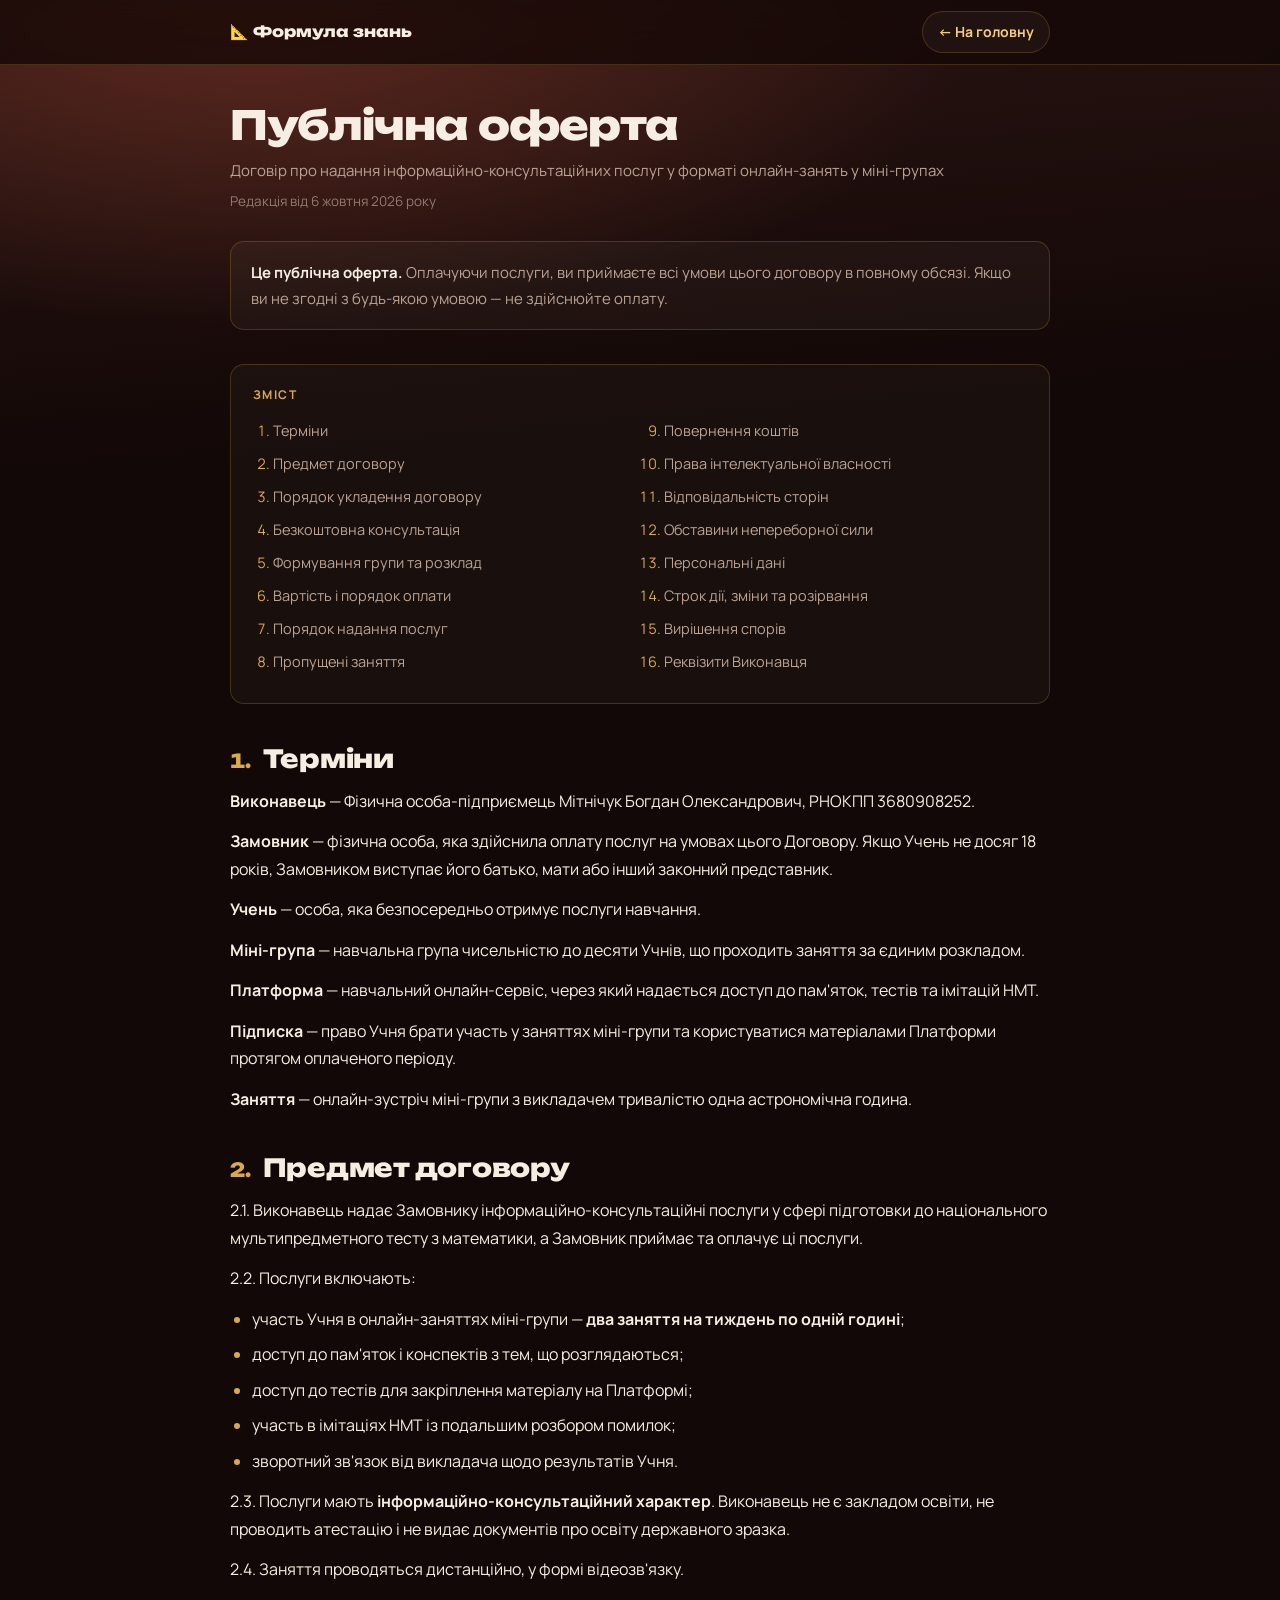
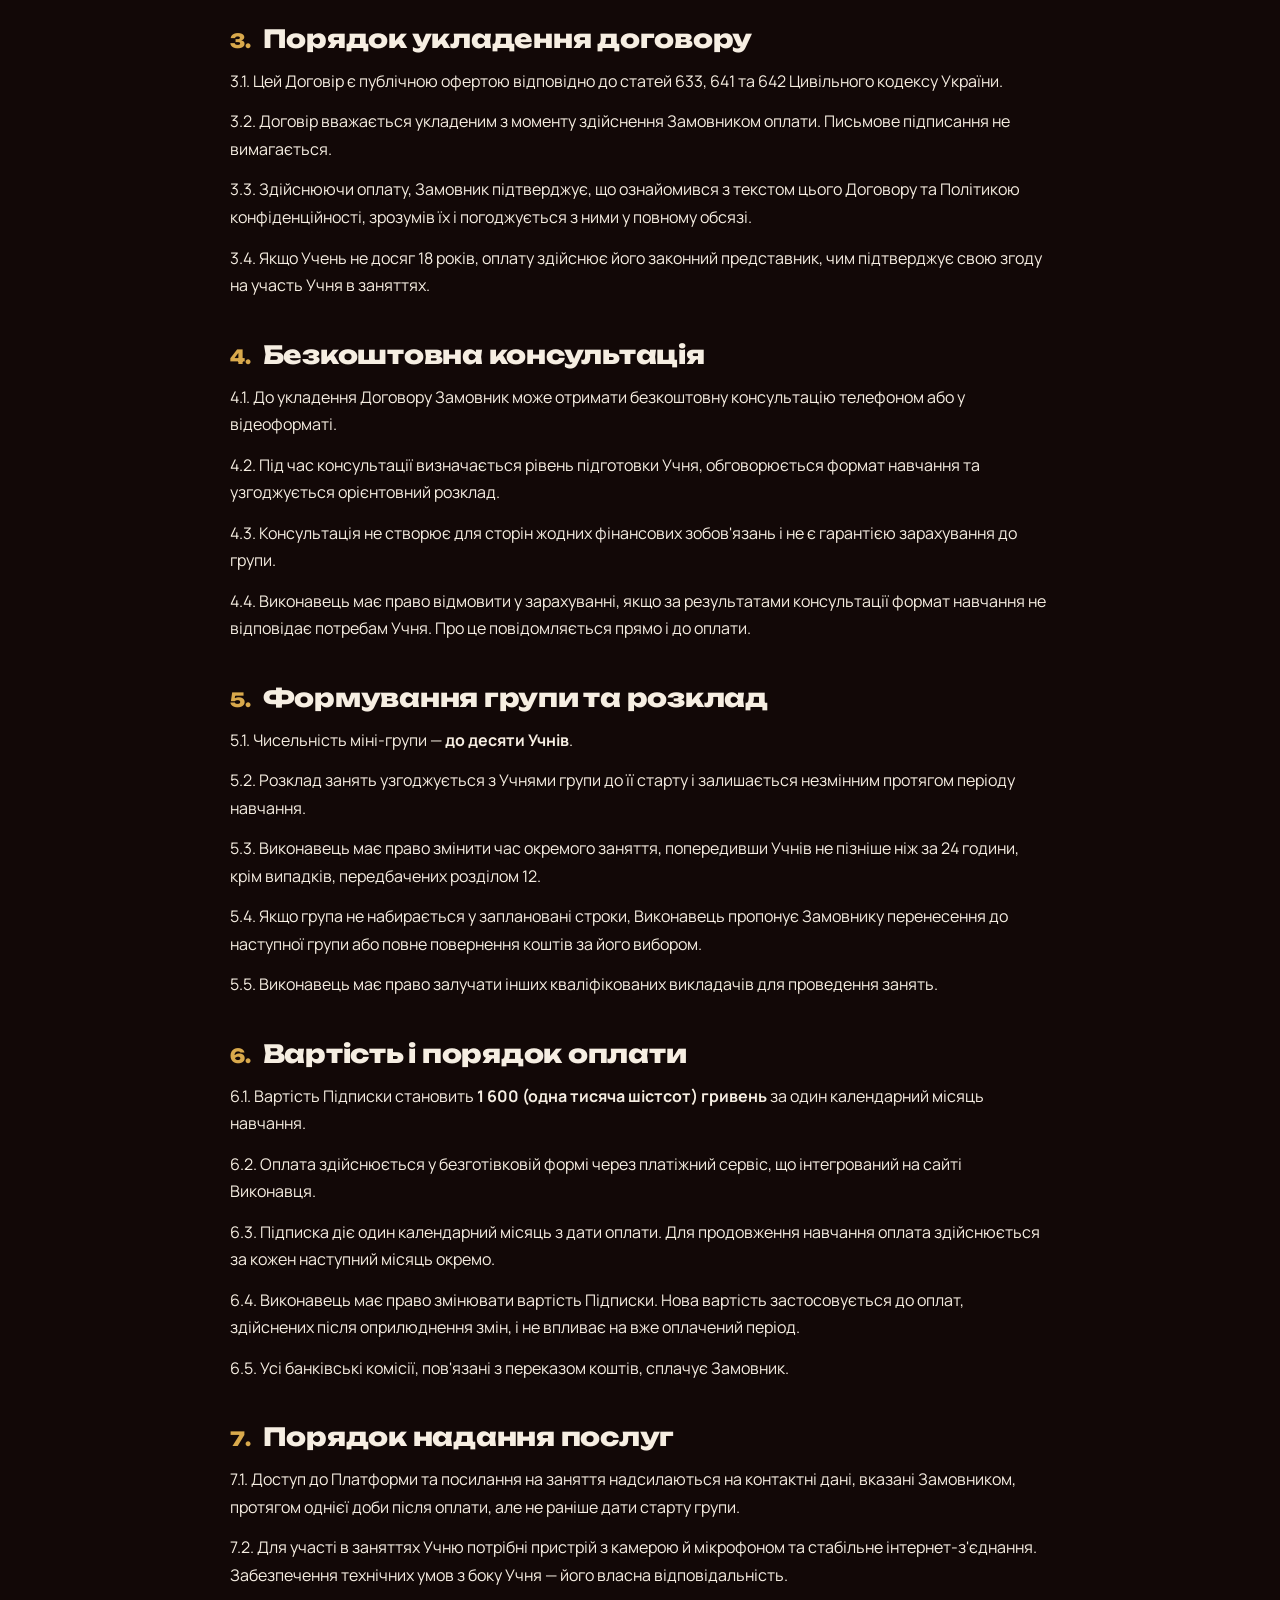
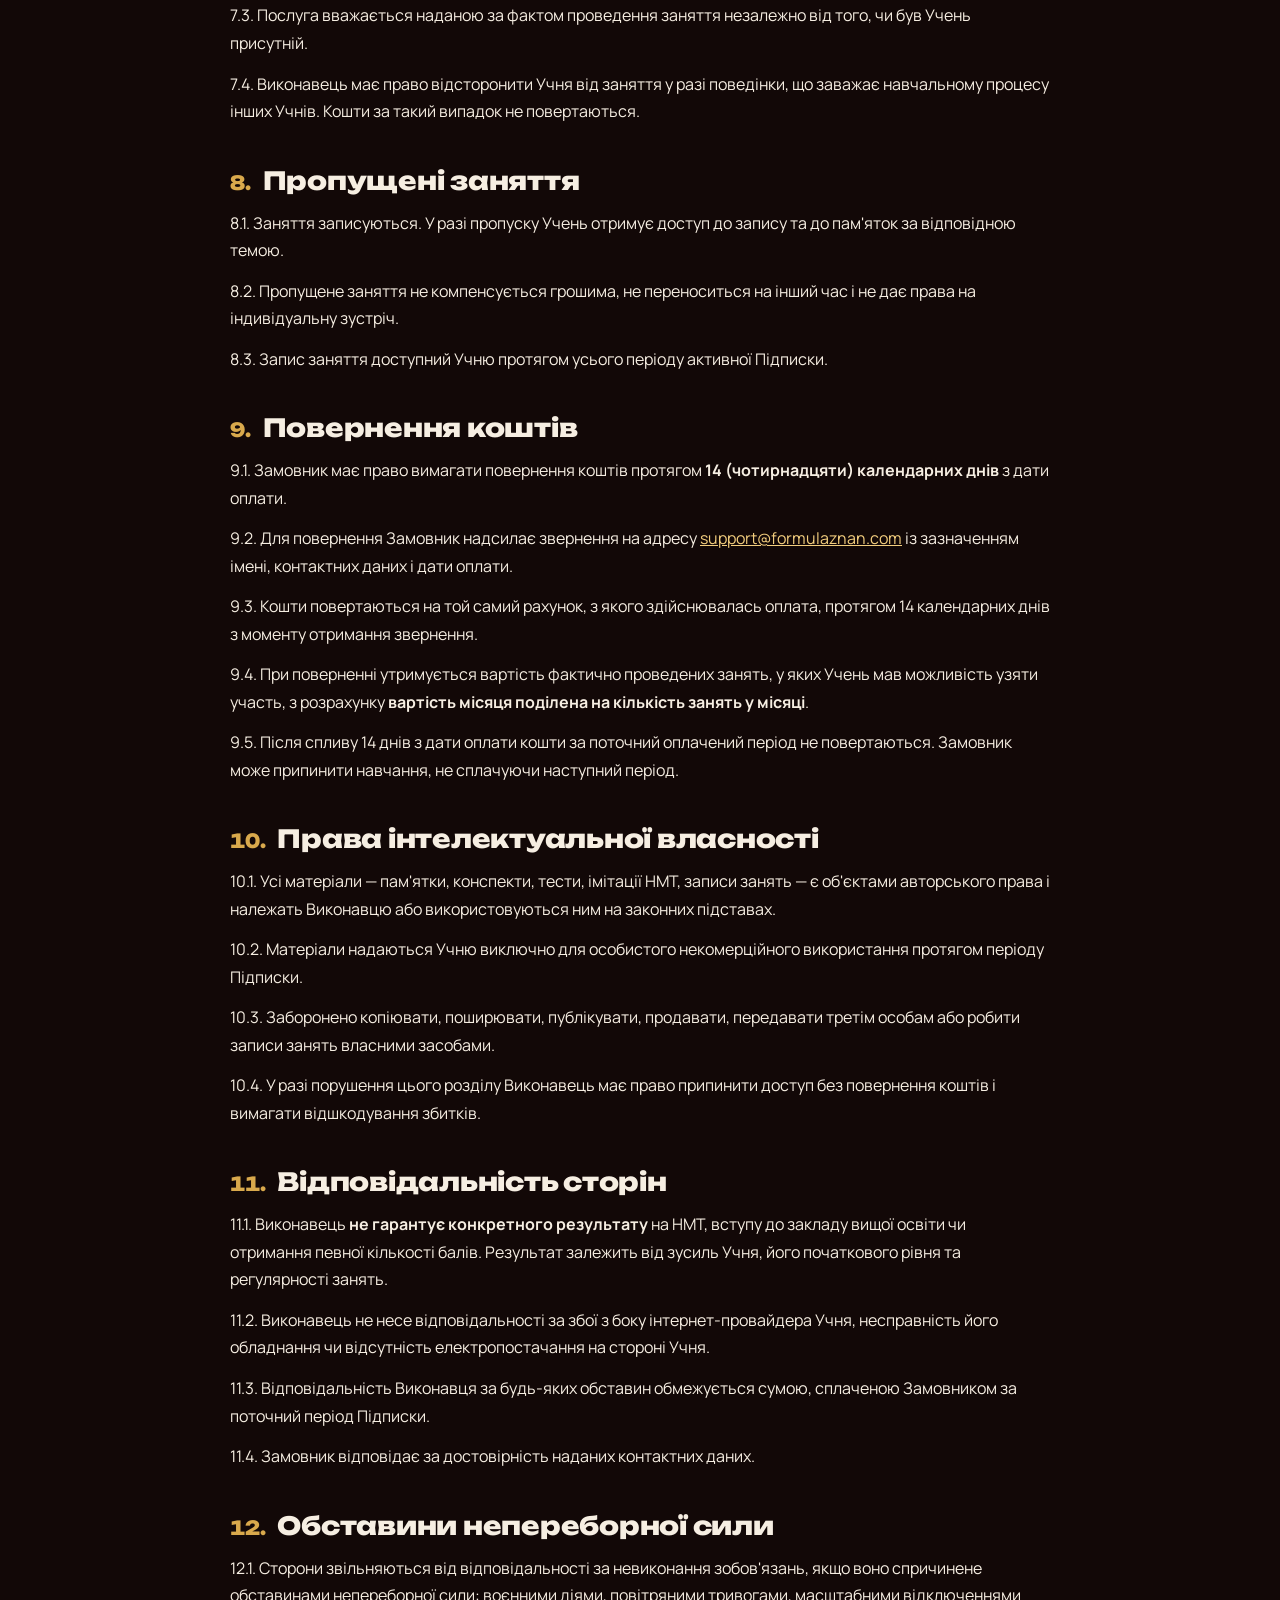
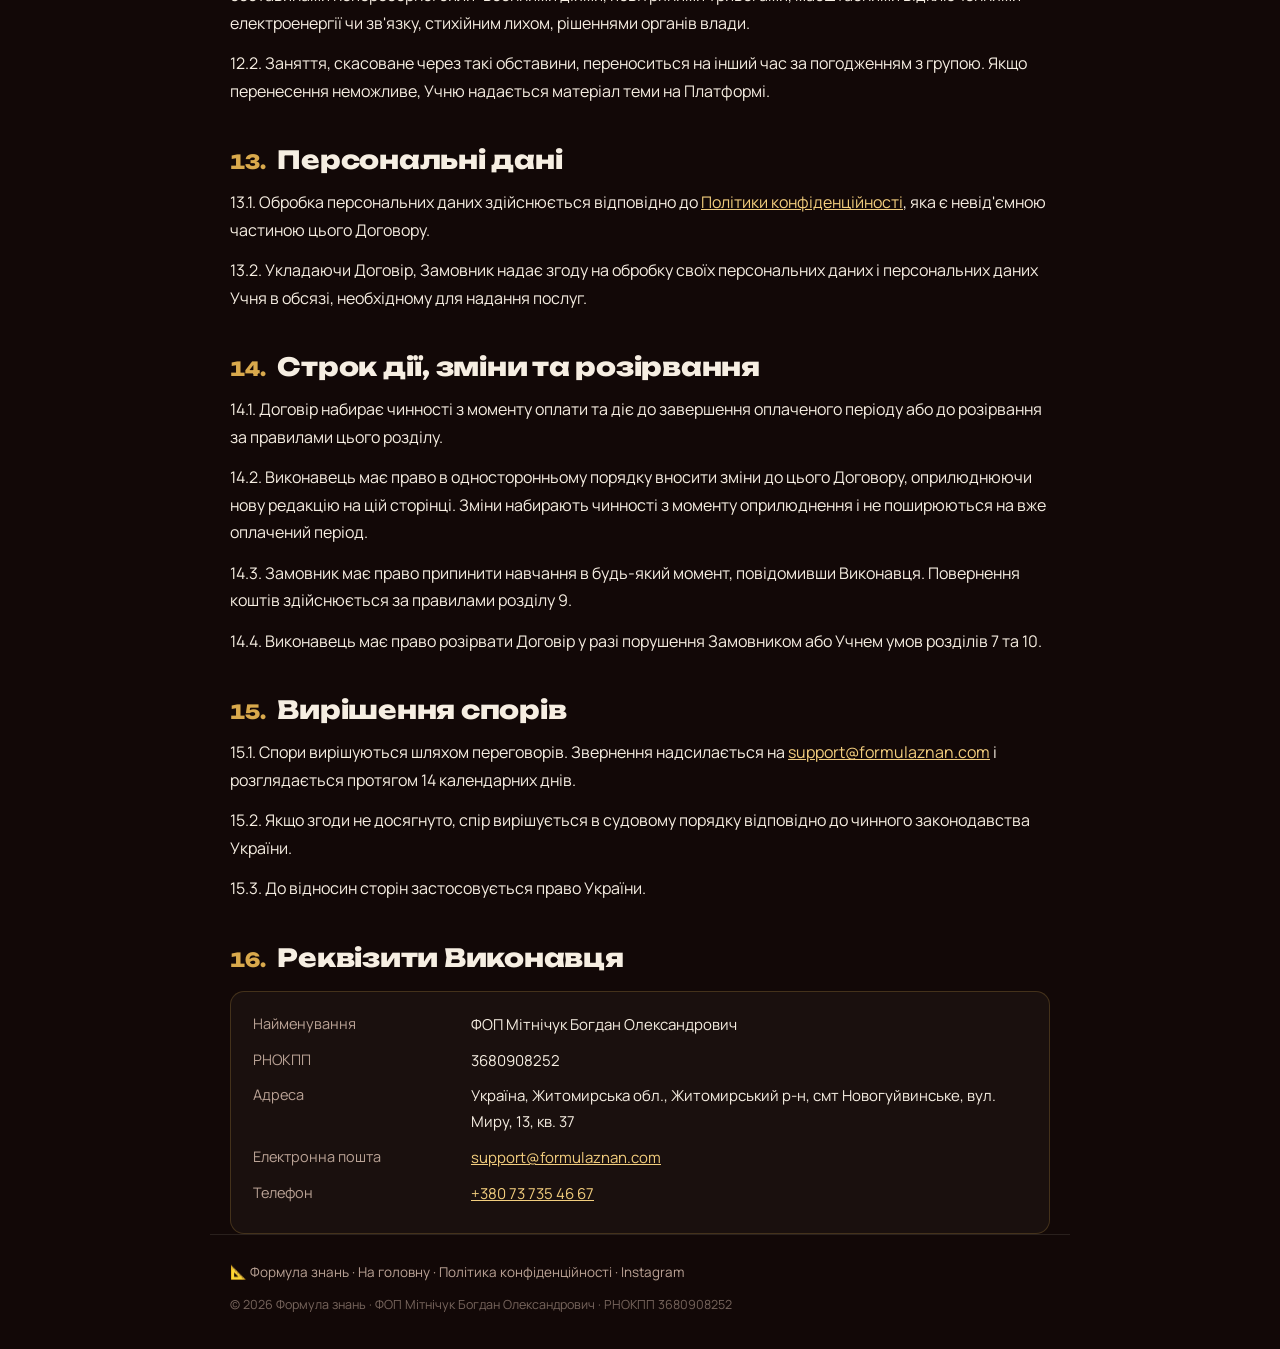
<file: offer.html>
<!doctype html>
<html lang="uk">
<head>
<meta charset="utf-8">
<meta name="viewport" content="width=device-width, initial-scale=1, viewport-fit=cover">
<title>Публічна оферта · Формула знань</title>
<meta name="description" content="Публічна оферта на онлайн-навчання в міні-групах з математики — Формула знань.">
<link rel="preconnect" href="https://fonts.gstatic.com" crossorigin>
<link rel="stylesheet" href="https://fonts.googleapis.com/css2?family=Unbounded:wght@600;800&family=Manrope:wght@400;500;700&display=swap">
<link rel="stylesheet" href="doc.css">
</head>
<body>
<div class="bg"></div>

<div class="topbar">
  <div class="topbar-in">
    <a class="brand" href="/">📐 Формула знань</a>
    <a class="back" href="/">← На головну</a>
  </div>
</div>

<main class="wrap" style="padding-block:38px 0">
  <h1>Публічна оферта</h1>
  <p class="sub">Договір про надання інформаційно-консультаційних послуг у форматі онлайн-занять у міні-групах</p>
  <p class="upd">Редакція від 6 жовтня 2026 року</p>

  <div class="lead">
    <b>Це публічна оферта.</b> Оплачуючи послуги, ви приймаєте всі умови цього договору
    в повному обсязі. Якщо ви не згодні з будь-якою умовою — не здійснюйте оплату.
  </div>

  <div class="toc">
    <h4>Зміст</h4>
    <ol>
      <li><a href="#p1">Терміни</a></li>
      <li><a href="#p2">Предмет договору</a></li>
      <li><a href="#p3">Порядок укладення договору</a></li>
      <li><a href="#p4">Безкоштовна консультація</a></li>
      <li><a href="#p5">Формування групи та розклад</a></li>
      <li><a href="#p6">Вартість і порядок оплати</a></li>
      <li><a href="#p7">Порядок надання послуг</a></li>
      <li><a href="#p8">Пропущені заняття</a></li>
      <li><a href="#p9">Повернення коштів</a></li>
      <li><a href="#p10">Права інтелектуальної власності</a></li>
      <li><a href="#p11">Відповідальність сторін</a></li>
      <li><a href="#p12">Обставини непереборної сили</a></li>
      <li><a href="#p13">Персональні дані</a></li>
      <li><a href="#p14">Строк дії, зміни та розірвання</a></li>
      <li><a href="#p15">Вирішення спорів</a></li>
      <li><a href="#p16">Реквізити Виконавця</a></li>
    </ol>
  </div>

  <h2 id="p1"><span class="num">1.</span> Терміни</h2>
  <p><b>Виконавець</b> — Фізична особа-підприємець Мітнічук Богдан Олександрович,
    РНОКПП 3680908252.</p>
  <p><b>Замовник</b> — фізична особа, яка здійснила оплату послуг на умовах цього Договору.
    Якщо Учень не досяг 18 років, Замовником виступає його батько, мати або інший
    законний представник.</p>
  <p><b>Учень</b> — особа, яка безпосередньо отримує послуги навчання.</p>
  <p><b>Міні-група</b> — навчальна група чисельністю до десяти Учнів, що проходить
    заняття за єдиним розкладом.</p>
  <p><b>Платформа</b> — навчальний онлайн-сервіс, через який надається доступ до
    пам'яток, тестів та імітацій НМТ.</p>
  <p><b>Підписка</b> — право Учня брати участь у заняттях міні-групи та користуватися
    матеріалами Платформи протягом оплаченого періоду.</p>
  <p><b>Заняття</b> — онлайн-зустріч міні-групи з викладачем тривалістю одна
    астрономічна година.</p>

  <h2 id="p2"><span class="num">2.</span> Предмет договору</h2>
  <p>2.1. Виконавець надає Замовнику інформаційно-консультаційні послуги у сфері
    підготовки до національного мультипредметного тесту з математики, а Замовник
    приймає та оплачує ці послуги.</p>
  <p>2.2. Послуги включають:</p>
  <ul>
    <li>участь Учня в онлайн-заняттях міні-групи — <b>два заняття на тиждень по одній годині</b>;</li>
    <li>доступ до пам'яток і конспектів з тем, що розглядаються;</li>
    <li>доступ до тестів для закріплення матеріалу на Платформі;</li>
    <li>участь в імітаціях НМТ із подальшим розбором помилок;</li>
    <li>зворотний зв'язок від викладача щодо результатів Учня.</li>
  </ul>
  <p>2.3. Послуги мають <b>інформаційно-консультаційний характер</b>. Виконавець не є
    закладом освіти, не проводить атестацію і не видає документів про освіту
    державного зразка.</p>
  <p>2.4. Заняття проводяться дистанційно, у формі відеозв'язку.</p>

  <h2 id="p3"><span class="num">3.</span> Порядок укладення договору</h2>
  <p>3.1. Цей Договір є публічною офертою відповідно до статей 633, 641 та 642
    Цивільного кодексу України.</p>
  <p>3.2. Договір вважається укладеним з моменту здійснення Замовником оплати.
    Письмове підписання не вимагається.</p>
  <p>3.3. Здійснюючи оплату, Замовник підтверджує, що ознайомився з текстом цього
    Договору та Політикою конфіденційності, зрозумів їх і погоджується з ними
    у повному обсязі.</p>
  <p>3.4. Якщо Учень не досяг 18 років, оплату здійснює його законний представник,
    чим підтверджує свою згоду на участь Учня в заняттях.</p>

  <h2 id="p4"><span class="num">4.</span> Безкоштовна консультація</h2>
  <p>4.1. До укладення Договору Замовник може отримати безкоштовну консультацію
    телефоном або у відеоформаті.</p>
  <p>4.2. Під час консультації визначається рівень підготовки Учня, обговорюється
    формат навчання та узгоджується орієнтовний розклад.</p>
  <p>4.3. Консультація не створює для сторін жодних фінансових зобов'язань
    і не є гарантією зарахування до групи.</p>
  <p>4.4. Виконавець має право відмовити у зарахуванні, якщо за результатами
    консультації формат навчання не відповідає потребам Учня. Про це повідомляється
    прямо і до оплати.</p>

  <h2 id="p5"><span class="num">5.</span> Формування групи та розклад</h2>
  <p>5.1. Чисельність міні-групи — <b>до десяти Учнів</b>.</p>
  <p>5.2. Розклад занять узгоджується з Учнями групи до її старту і залишається
    незмінним протягом періоду навчання.</p>
  <p>5.3. Виконавець має право змінити час окремого заняття, попередивши Учнів
    не пізніше ніж за 24 години, крім випадків, передбачених розділом 12.</p>
  <p>5.4. Якщо група не набирається у заплановані строки, Виконавець пропонує
    Замовнику перенесення до наступної групи або повне повернення коштів
    за його вибором.</p>
  <p>5.5. Виконавець має право залучати інших кваліфікованих викладачів
    для проведення занять.</p>

  <h2 id="p6"><span class="num">6.</span> Вартість і порядок оплати</h2>
  <p>6.1. Вартість Підписки становить <b>1 600 (одна тисяча шістсот) гривень</b>
    за один календарний місяць навчання.</p>
  <p>6.2. Оплата здійснюється у безготівковій формі через платіжний сервіс,
    що інтегрований на сайті Виконавця.</p>
  <p>6.3. Підписка діє один календарний місяць з дати оплати. Для продовження
    навчання оплата здійснюється за кожен наступний місяць окремо.</p>
  <p>6.4. Виконавець має право змінювати вартість Підписки. Нова вартість
    застосовується до оплат, здійснених після оприлюднення змін, і не впливає
    на вже оплачений період.</p>
  <p>6.5. Усі банківські комісії, пов'язані з переказом коштів, сплачує Замовник.</p>

  <h2 id="p7"><span class="num">7.</span> Порядок надання послуг</h2>
  <p>7.1. Доступ до Платформи та посилання на заняття надсилаються на контактні
    дані, вказані Замовником, протягом однієї доби після оплати, але не раніше
    дати старту групи.</p>
  <p>7.2. Для участі в заняттях Учню потрібні пристрій з камерою й мікрофоном
    та стабільне інтернет-з'єднання. Забезпечення технічних умов з боку Учня —
    його власна відповідальність.</p>
  <p>7.3. Послуга вважається наданою за фактом проведення заняття незалежно
    від того, чи був Учень присутній.</p>
  <p>7.4. Виконавець має право відсторонити Учня від заняття у разі поведінки,
    що заважає навчальному процесу інших Учнів. Кошти за такий випадок
    не повертаються.</p>

  <h2 id="p8"><span class="num">8.</span> Пропущені заняття</h2>
  <p>8.1. Заняття записуються. У разі пропуску Учень отримує доступ до запису
    та до пам'яток за відповідною темою.</p>
  <p>8.2. Пропущене заняття не компенсується грошима, не переноситься
    на інший час і не дає права на індивідуальну зустріч.</p>
  <p>8.3. Запис заняття доступний Учню протягом усього періоду активної Підписки.</p>

  <h2 id="p9"><span class="num">9.</span> Повернення коштів</h2>
  <p>9.1. Замовник має право вимагати повернення коштів протягом
    <b>14 (чотирнадцяти) календарних днів</b> з дати оплати.</p>
  <p>9.2. Для повернення Замовник надсилає звернення на адресу
    <a href="mailto:support@formulaznan.com">support@formulaznan.com</a> із зазначенням
    імені, контактних даних і дати оплати.</p>
  <p>9.3. Кошти повертаються на той самий рахунок, з якого здійснювалась оплата,
    протягом 14 календарних днів з моменту отримання звернення.</p>
  <p>9.4. При поверненні утримується вартість фактично проведених занять,
    у яких Учень мав можливість узяти участь, з розрахунку
    <b>вартість місяця поділена на кількість занять у місяці</b>.</p>
  <p>9.5. Після спливу 14 днів з дати оплати кошти за поточний оплачений період
    не повертаються. Замовник може припинити навчання, не сплачуючи наступний період.</p>

  <h2 id="p10"><span class="num">10.</span> Права інтелектуальної власності</h2>
  <p>10.1. Усі матеріали — пам'ятки, конспекти, тести, імітації НМТ, записи занять —
    є об'єктами авторського права і належать Виконавцю або використовуються
    ним на законних підставах.</p>
  <p>10.2. Матеріали надаються Учню виключно для особистого некомерційного
    використання протягом періоду Підписки.</p>
  <p>10.3. Заборонено копіювати, поширювати, публікувати, продавати, передавати
    третім особам або робити записи занять власними засобами.</p>
  <p>10.4. У разі порушення цього розділу Виконавець має право припинити доступ
    без повернення коштів і вимагати відшкодування збитків.</p>

  <h2 id="p11"><span class="num">11.</span> Відповідальність сторін</h2>
  <p>11.1. Виконавець <b>не гарантує конкретного результату</b> на НМТ, вступу
    до закладу вищої освіти чи отримання певної кількості балів. Результат залежить
    від зусиль Учня, його початкового рівня та регулярності занять.</p>
  <p>11.2. Виконавець не несе відповідальності за збої з боку інтернет-провайдера
    Учня, несправність його обладнання чи відсутність електропостачання
    на стороні Учня.</p>
  <p>11.3. Відповідальність Виконавця за будь-яких обставин обмежується сумою,
    сплаченою Замовником за поточний період Підписки.</p>
  <p>11.4. Замовник відповідає за достовірність наданих контактних даних.</p>

  <h2 id="p12"><span class="num">12.</span> Обставини непереборної сили</h2>
  <p>12.1. Сторони звільняються від відповідальності за невиконання зобов'язань,
    якщо воно спричинене обставинами непереборної сили: воєнними діями, повітряними
    тривогами, масштабними відключеннями електроенергії чи зв'язку, стихійним лихом,
    рішеннями органів влади.</p>
  <p>12.2. Заняття, скасоване через такі обставини, переноситься на інший час
    за погодженням з групою. Якщо перенесення неможливе, Учню надається
    матеріал теми на Платформі.</p>

  <h2 id="p13"><span class="num">13.</span> Персональні дані</h2>
  <p>13.1. Обробка персональних даних здійснюється відповідно до
    <a href="/privacy">Політики конфіденційності</a>, яка є невід'ємною частиною
    цього Договору.</p>
  <p>13.2. Укладаючи Договір, Замовник надає згоду на обробку своїх персональних
    даних і персональних даних Учня в обсязі, необхідному для надання послуг.</p>

  <h2 id="p14"><span class="num">14.</span> Строк дії, зміни та розірвання</h2>
  <p>14.1. Договір набирає чинності з моменту оплати та діє до завершення
    оплаченого періоду або до розірвання за правилами цього розділу.</p>
  <p>14.2. Виконавець має право в односторонньому порядку вносити зміни
    до цього Договору, оприлюднюючи нову редакцію на цій сторінці.
    Зміни набирають чинності з моменту оприлюднення і не поширюються
    на вже оплачений період.</p>
  <p>14.3. Замовник має право припинити навчання в будь-який момент,
    повідомивши Виконавця. Повернення коштів здійснюється за правилами розділу 9.</p>
  <p>14.4. Виконавець має право розірвати Договір у разі порушення Замовником
    або Учнем умов розділів 7 та 10.</p>

  <h2 id="p15"><span class="num">15.</span> Вирішення спорів</h2>
  <p>15.1. Спори вирішуються шляхом переговорів. Звернення надсилається
    на <a href="mailto:support@formulaznan.com">support@formulaznan.com</a>
    і розглядається протягом 14 календарних днів.</p>
  <p>15.2. Якщо згоди не досягнуто, спір вирішується в судовому порядку
    відповідно до чинного законодавства України.</p>
  <p>15.3. До відносин сторін застосовується право України.</p>

  <h2 id="p16"><span class="num">16.</span> Реквізити Виконавця</h2>
  <div class="req">
    <dl>
      <dt>Найменування</dt>
      <dd>ФОП Мітнічук Богдан Олександрович</dd>
      <dt>РНОКПП</dt>
      <dd>3680908252</dd>
      <dt>Адреса</dt>
      <dd>Україна, Житомирська обл., Житомирський р-н, смт Новогуйвинське,
        вул. Миру, 13, кв. 37</dd>
      <dt>Електронна пошта</dt>
      <dd><a href="mailto:support@formulaznan.com">support@formulaznan.com</a></dd>
      <dt>Телефон</dt>
      <dd><a href="tel:+380737354667">+380 73 735 46 67</a></dd>
    </dl>
  </div>
</main>

<footer class="wrap">
  📐 Формула знань · <a href="/">На головну</a> ·
  <a href="/privacy">Політика конфіденційності</a> ·
  <a href="https://www.instagram.com/formula.znan/" target="_blank" rel="noopener">Instagram</a>
  <div style="margin-top:10px;color:rgba(187,163,150,.6);font-size:12.5px">
    © 2026 Формула знань · ФОП Мітнічук Богдан Олександрович · РНОКПП 3680908252
  </div>
</footer>
</body>
</html>
</file>
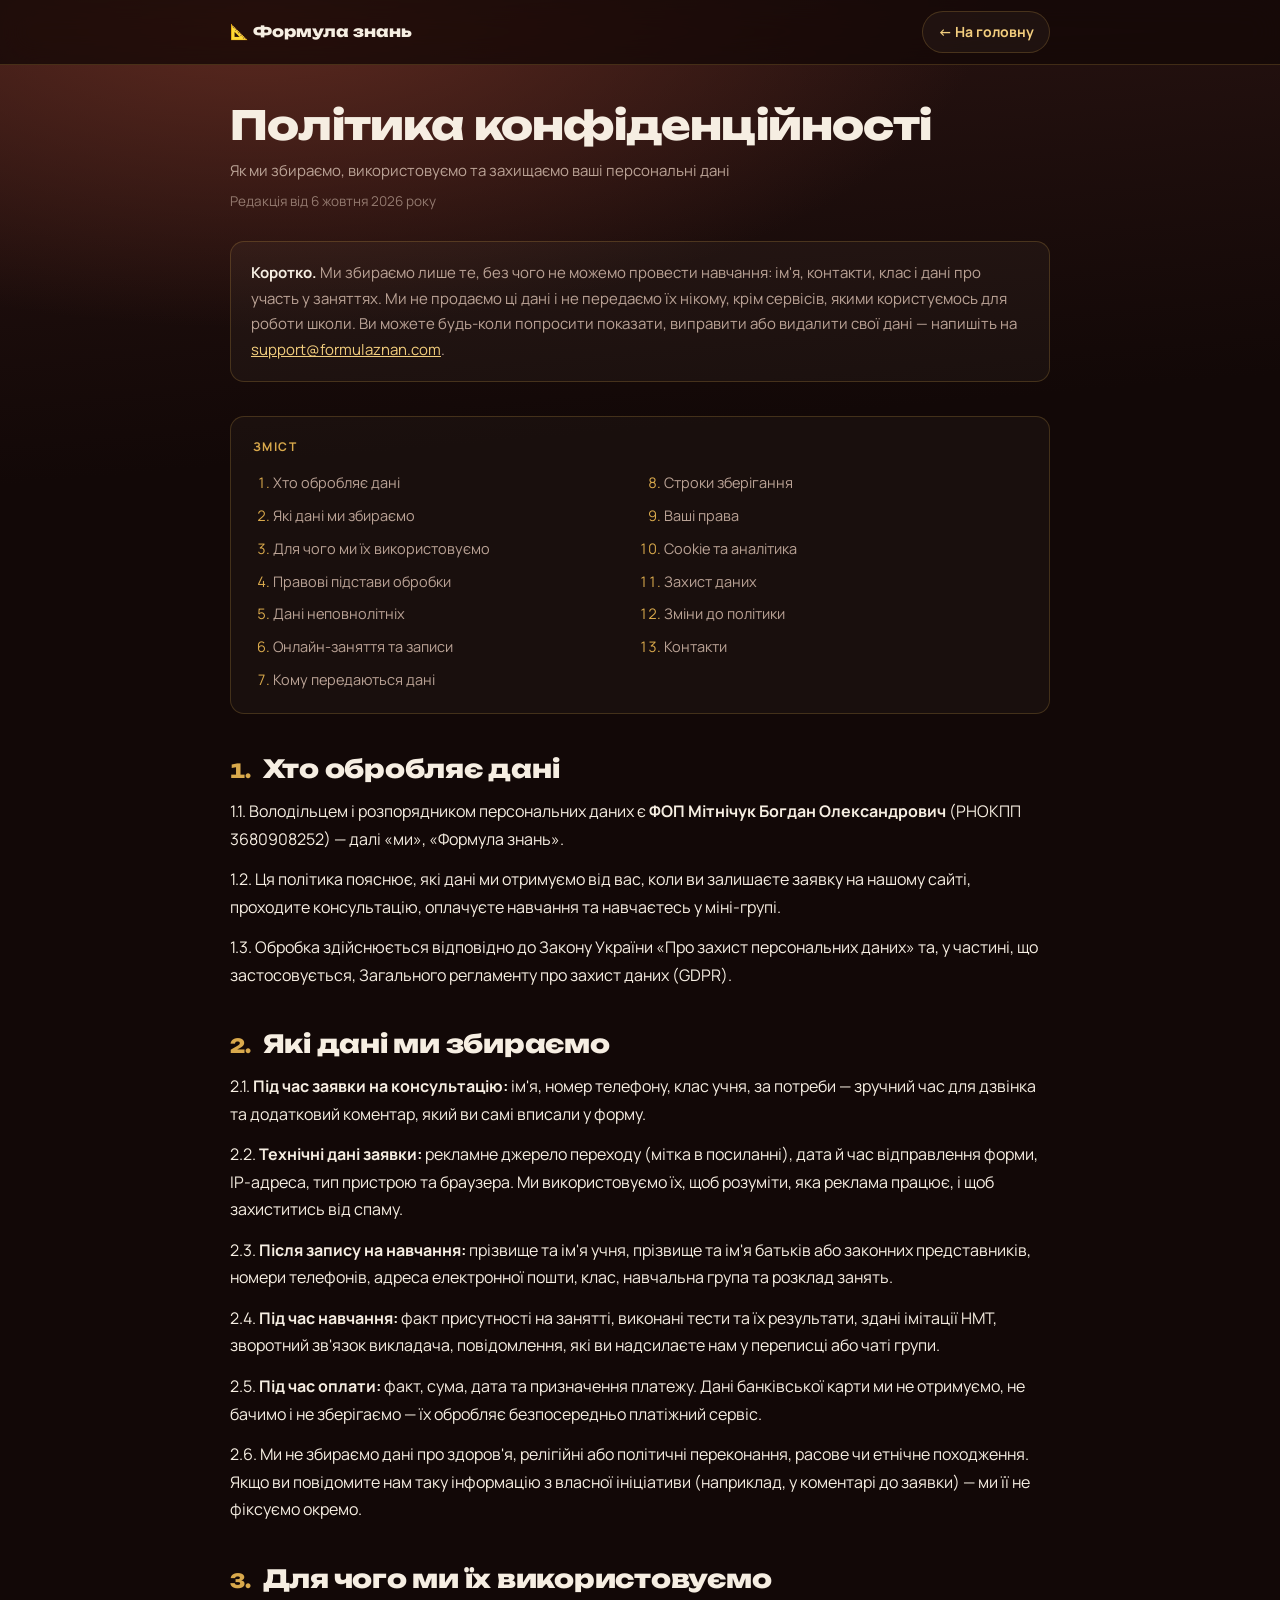
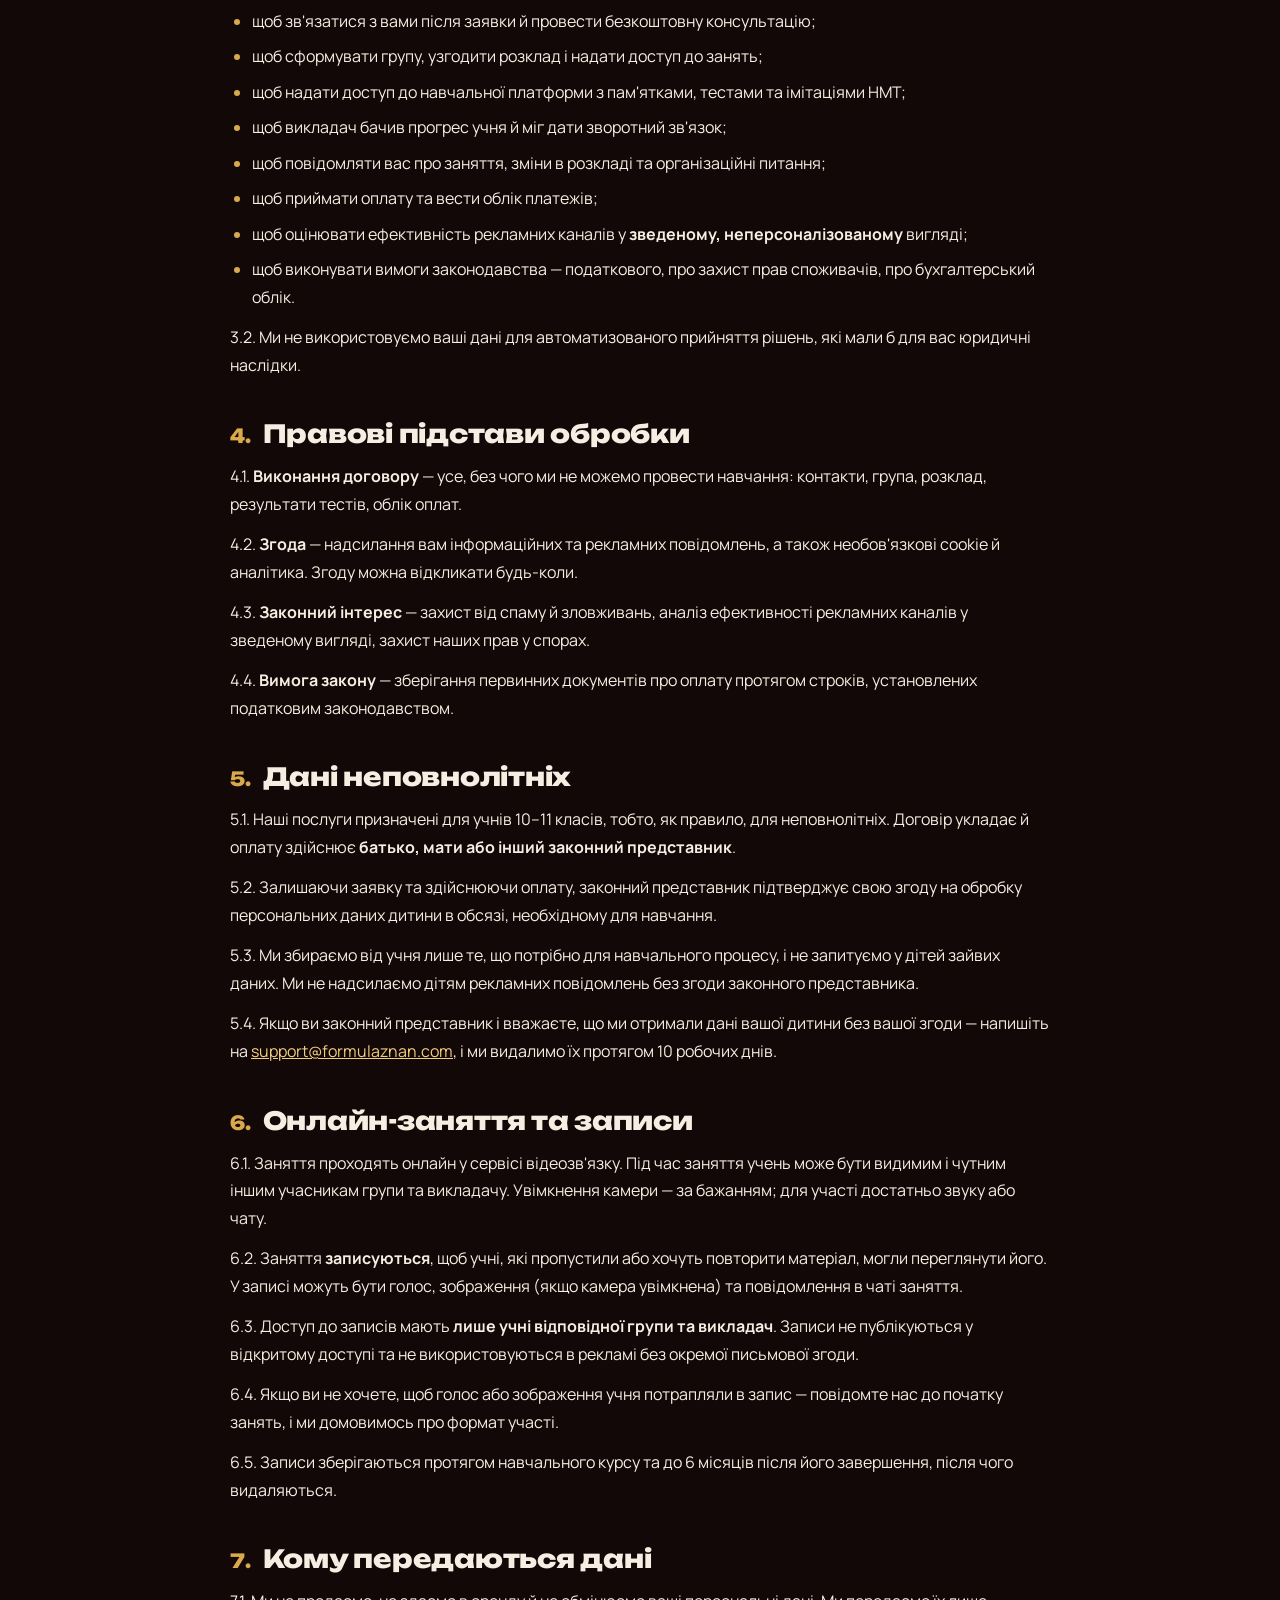
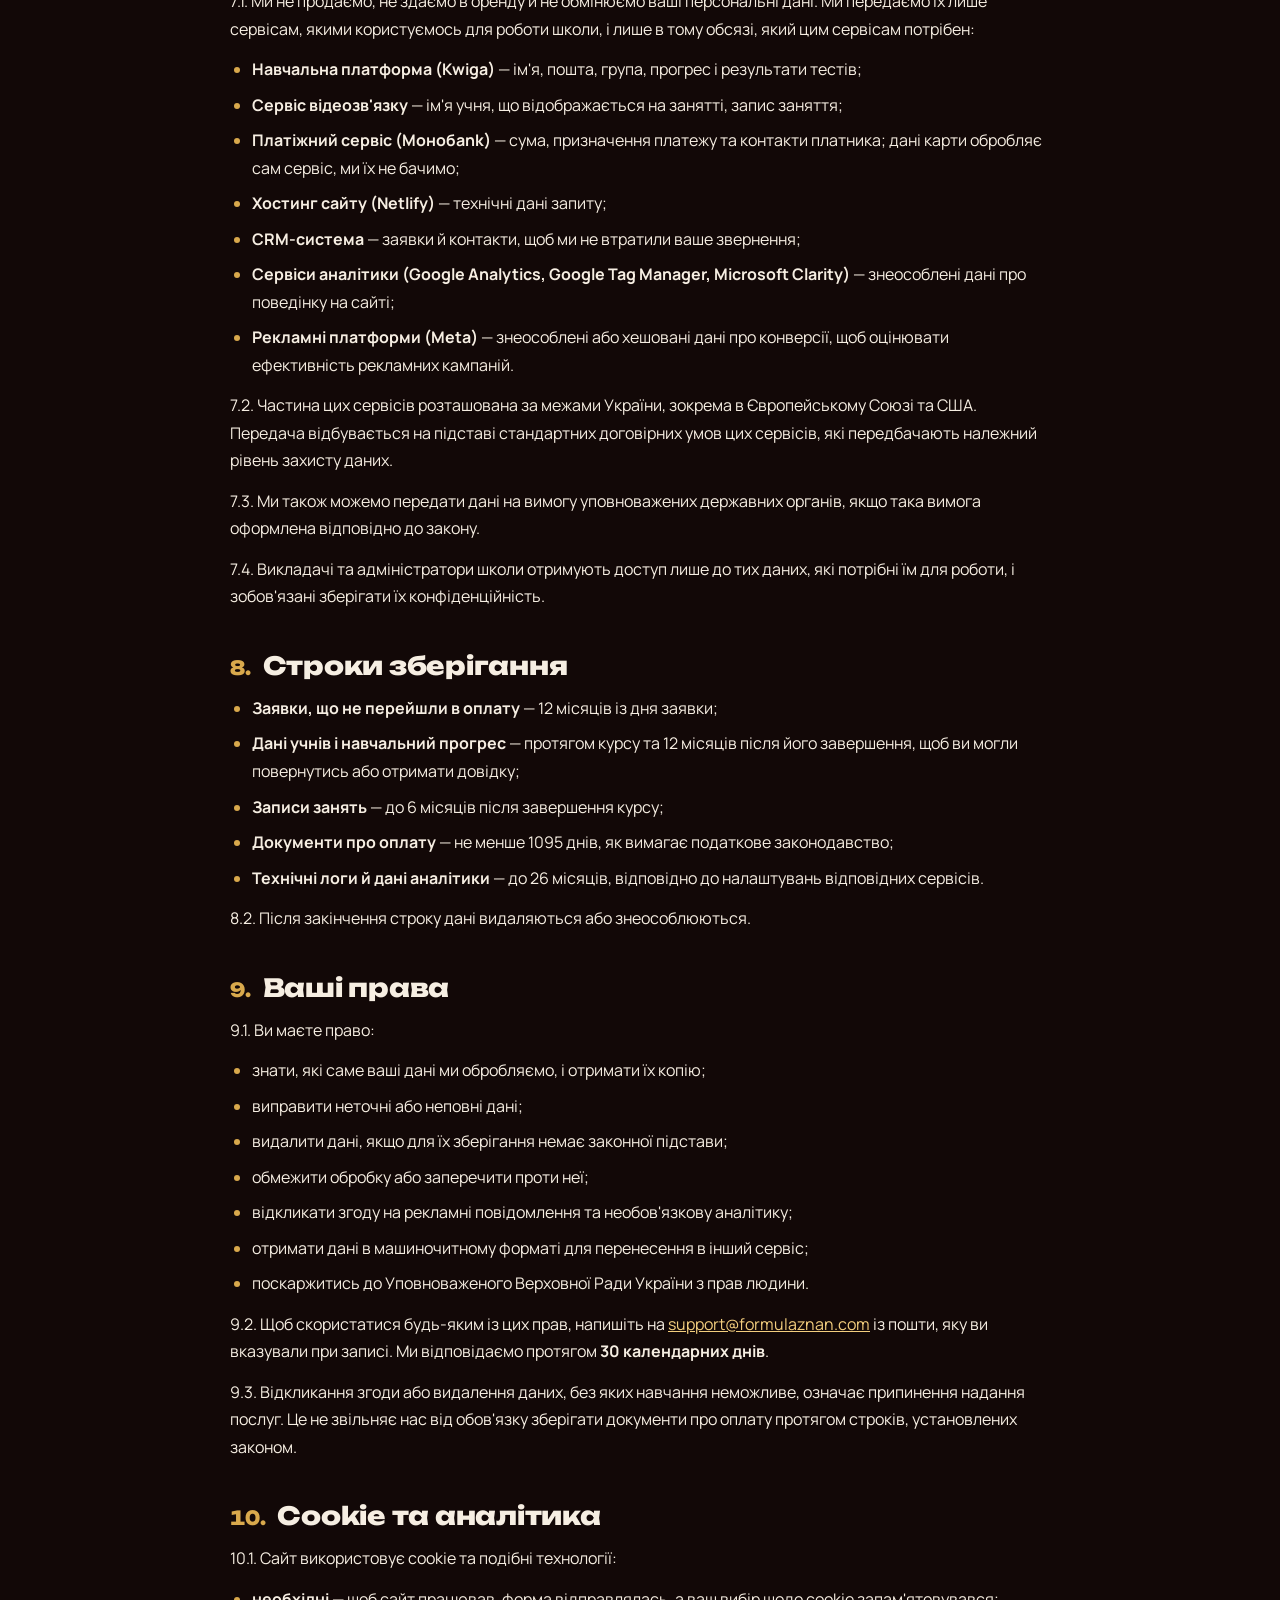
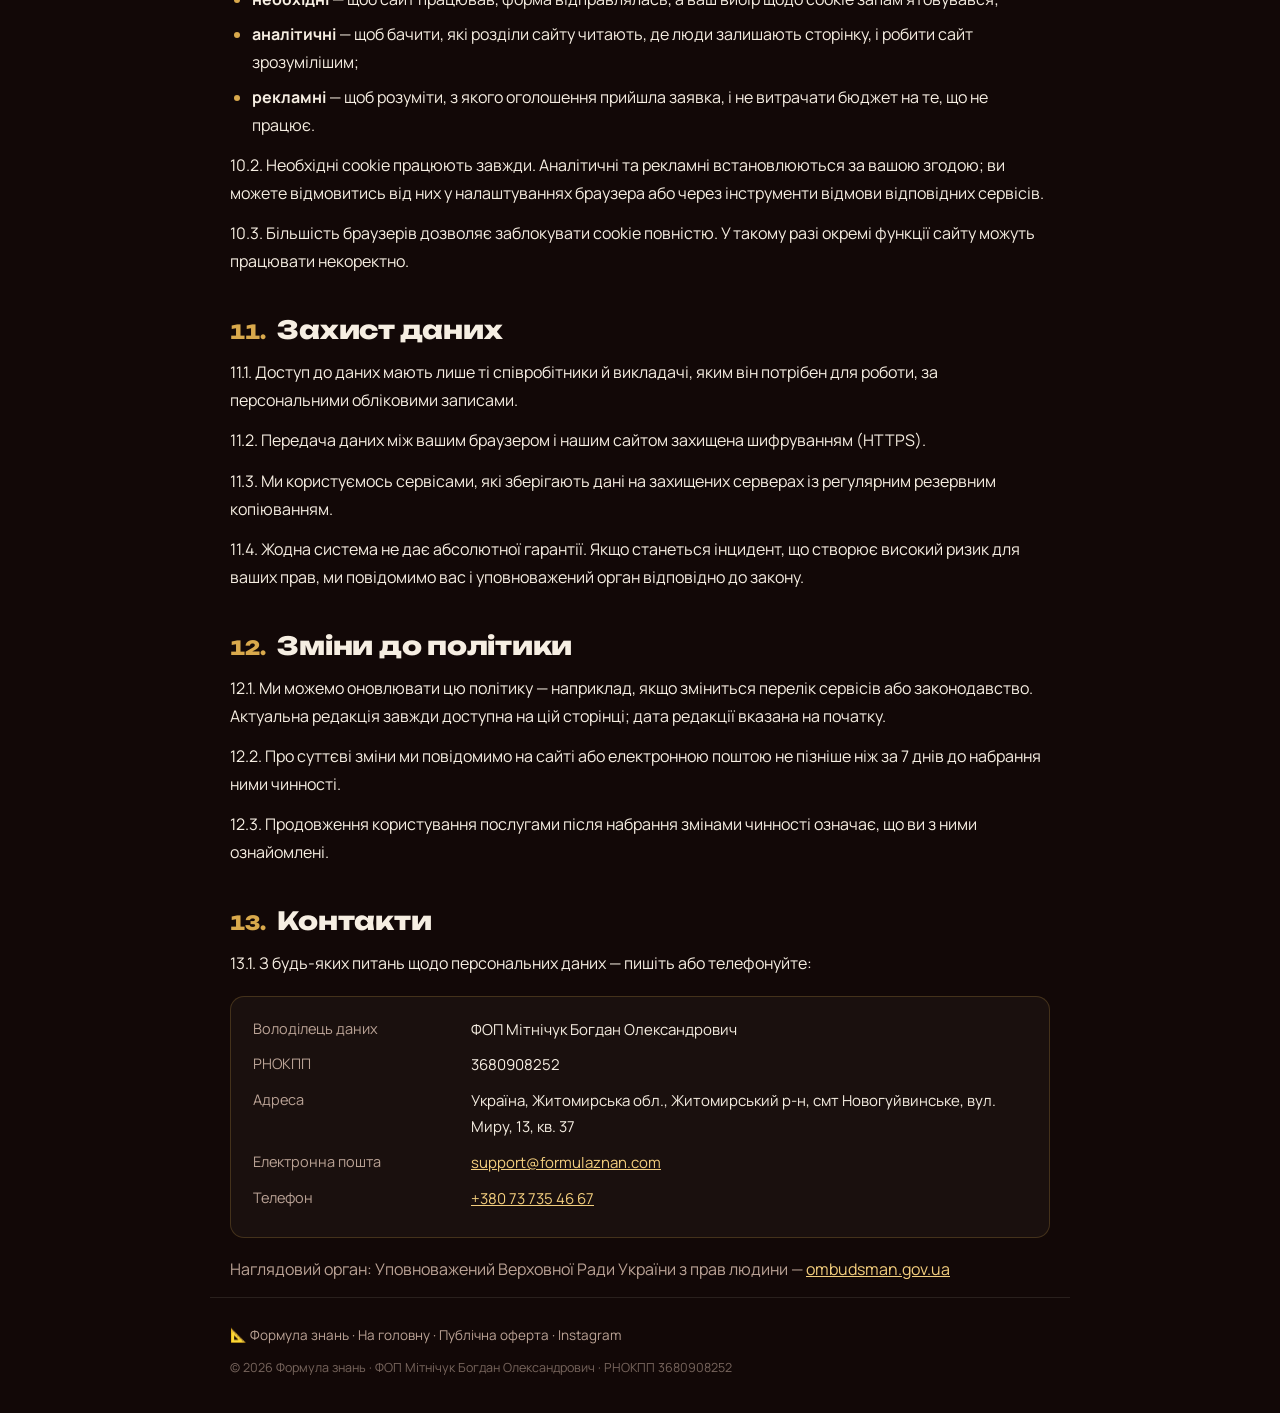
<file: privacy.html>
<!doctype html>
<html lang="uk">
<head>
<meta charset="utf-8">
<meta name="viewport" content="width=device-width, initial-scale=1, viewport-fit=cover">
<title>Політика конфіденційності · Формула знань</title>
<meta name="description" content="Як Формула знань збирає, використовує та захищає персональні дані учнів і батьків.">
<link rel="preconnect" href="https://fonts.gstatic.com" crossorigin>
<link rel="stylesheet" href="https://fonts.googleapis.com/css2?family=Unbounded:wght@600;800&family=Manrope:wght@400;500;700&display=swap">
<link rel="stylesheet" href="doc.css">
</head>
<body>
<div class="bg"></div>

<div class="topbar">
  <div class="topbar-in">
    <a class="brand" href="/">📐 Формула знань</a>
    <a class="back" href="/">← На головну</a>
  </div>
</div>

<main class="wrap" style="padding-block:38px 0">
  <h1>Політика конфіденційності</h1>
  <p class="sub">Як ми збираємо, використовуємо та захищаємо ваші персональні дані</p>
  <p class="upd">Редакція від 6 жовтня 2026 року</p>

  <div class="lead">
    <b>Коротко.</b> Ми збираємо лише те, без чого не можемо провести навчання:
    ім'я, контакти, клас і дані про участь у заняттях. Ми не продаємо ці дані
    і не передаємо їх нікому, крім сервісів, якими користуємось для роботи школи.
    Ви можете будь-коли попросити показати, виправити або видалити свої дані —
    напишіть на <a href="mailto:support@formulaznan.com">support@formulaznan.com</a>.
  </div>

  <div class="toc">
    <h4>Зміст</h4>
    <ol>
      <li><a href="#p1">Хто обробляє дані</a></li>
      <li><a href="#p2">Які дані ми збираємо</a></li>
      <li><a href="#p3">Для чого ми їх використовуємо</a></li>
      <li><a href="#p4">Правові підстави обробки</a></li>
      <li><a href="#p5">Дані неповнолітніх</a></li>
      <li><a href="#p6">Онлайн-заняття та записи</a></li>
      <li><a href="#p7">Кому передаються дані</a></li>
      <li><a href="#p8">Строки зберігання</a></li>
      <li><a href="#p9">Ваші права</a></li>
      <li><a href="#p10">Cookie та аналітика</a></li>
      <li><a href="#p11">Захист даних</a></li>
      <li><a href="#p12">Зміни до політики</a></li>
      <li><a href="#p13">Контакти</a></li>
    </ol>
  </div>

  <h2 id="p1"><span class="num">1.</span> Хто обробляє дані</h2>
  <p>1.1. Володільцем і розпорядником персональних даних є <b>ФОП Мітнічук Богдан
    Олександрович</b> (РНОКПП 3680908252) — далі «ми», «Формула знань».</p>
  <p>1.2. Ця політика пояснює, які дані ми отримуємо від вас, коли ви залишаєте
    заявку на нашому сайті, проходите консультацію, оплачуєте навчання та
    навчаєтесь у міні-групі.</p>
  <p>1.3. Обробка здійснюється відповідно до Закону України «Про захист
    персональних даних» та, у частині, що застосовується, Загального регламенту
    про захист даних (GDPR).</p>

  <h2 id="p2"><span class="num">2.</span> Які дані ми збираємо</h2>
  <p>2.1. <b>Під час заявки на консультацію:</b> ім'я, номер телефону, клас учня,
    за потреби — зручний час для дзвінка та додатковий коментар, який ви самі
    вписали у форму.</p>
  <p>2.2. <b>Технічні дані заявки:</b> рекламне джерело переходу (мітка в
    посиланні), дата й час відправлення форми, IP-адреса, тип пристрою та
    браузера. Ми використовуємо їх, щоб розуміти, яка реклама працює, і щоб
    захиститись від спаму.</p>
  <p>2.3. <b>Після запису на навчання:</b> прізвище та ім'я учня, прізвище та ім'я
    батьків або законних представників, номери телефонів, адреса електронної
    пошти, клас, навчальна група та розклад занять.</p>
  <p>2.4. <b>Під час навчання:</b> факт присутності на занятті, виконані тести та
    їх результати, здані імітації НМТ, зворотний зв'язок викладача, повідомлення,
    які ви надсилаєте нам у переписці або чаті групи.</p>
  <p>2.5. <b>Під час оплати:</b> факт, сума, дата та призначення платежу. Дані
    банківської карти ми не отримуємо, не бачимо і не зберігаємо — їх обробляє
    безпосередньо платіжний сервіс.</p>
  <p>2.6. Ми не збираємо дані про здоров'я, релігійні або політичні переконання,
    расове чи етнічне походження. Якщо ви повідомите нам таку інформацію з власної
    ініціативи (наприклад, у коментарі до заявки) — ми її не фіксуємо окремо.</p>

  <h2 id="p3"><span class="num">3.</span> Для чого ми їх використовуємо</h2>
  <ul>
    <li>щоб зв'язатися з вами після заявки й провести безкоштовну консультацію;</li>
    <li>щоб сформувати групу, узгодити розклад і надати доступ до занять;</li>
    <li>щоб надати доступ до навчальної платформи з пам'ятками, тестами та
      імітаціями НМТ;</li>
    <li>щоб викладач бачив прогрес учня й міг дати зворотний зв'язок;</li>
    <li>щоб повідомляти вас про заняття, зміни в розкладі та організаційні
      питання;</li>
    <li>щоб приймати оплату та вести облік платежів;</li>
    <li>щоб оцінювати ефективність рекламних каналів у <b>зведеному,
      неперсоналізованому</b> вигляді;</li>
    <li>щоб виконувати вимоги законодавства — податкового, про захист прав
      споживачів, про бухгалтерський облік.</li>
  </ul>
  <p>3.2. Ми не використовуємо ваші дані для автоматизованого прийняття рішень,
    які мали б для вас юридичні наслідки.</p>

  <h2 id="p4"><span class="num">4.</span> Правові підстави обробки</h2>
  <p>4.1. <b>Виконання договору</b> — усе, без чого ми не можемо провести
    навчання: контакти, група, розклад, результати тестів, облік оплат.</p>
  <p>4.2. <b>Згода</b> — надсилання вам інформаційних та рекламних повідомлень,
    а також необов'язкові cookie й аналітика. Згоду можна відкликати будь-коли.</p>
  <p>4.3. <b>Законний інтерес</b> — захист від спаму й зловживань, аналіз
    ефективності рекламних каналів у зведеному вигляді, захист наших прав у
    спорах.</p>
  <p>4.4. <b>Вимога закону</b> — зберігання первинних документів про оплату
    протягом строків, установлених податковим законодавством.</p>

  <h2 id="p5"><span class="num">5.</span> Дані неповнолітніх</h2>
  <p>5.1. Наші послуги призначені для учнів 10–11 класів, тобто, як правило, для
    неповнолітніх. Договір укладає й оплату здійснює <b>батько, мати або інший
    законний представник</b>.</p>
  <p>5.2. Залишаючи заявку та здійснюючи оплату, законний представник підтверджує
    свою згоду на обробку персональних даних дитини в обсязі, необхідному для
    навчання.</p>
  <p>5.3. Ми збираємо від учня лише те, що потрібно для навчального процесу, і не
    запитуємо у дітей зайвих даних. Ми не надсилаємо дітям рекламних повідомлень
    без згоди законного представника.</p>
  <p>5.4. Якщо ви законний представник і вважаєте, що ми отримали дані вашої
    дитини без вашої згоди — напишіть на
    <a href="mailto:support@formulaznan.com">support@formulaznan.com</a>, і ми
    видалимо їх протягом 10 робочих днів.</p>

  <h2 id="p6"><span class="num">6.</span> Онлайн-заняття та записи</h2>
  <p>6.1. Заняття проходять онлайн у сервісі відеозв'язку. Під час заняття учень
    може бути видимим і чутним іншим учасникам групи та викладачу. Увімкнення
    камери — за бажанням; для участі достатньо звуку або чату.</p>
  <p>6.2. Заняття <b>записуються</b>, щоб учні, які пропустили або хочуть
    повторити матеріал, могли переглянути його. У записі можуть бути голос,
    зображення (якщо камера увімкнена) та повідомлення в чаті заняття.</p>
  <p>6.3. Доступ до записів мають <b>лише учні відповідної групи та викладач</b>.
    Записи не публікуються у відкритому доступі та не використовуються в рекламі
    без окремої письмової згоди.</p>
  <p>6.4. Якщо ви не хочете, щоб голос або зображення учня потрапляли в запис —
    повідомте нас до початку занять, і ми домовимось про формат участі.</p>
  <p>6.5. Записи зберігаються протягом навчального курсу та до 6 місяців після
    його завершення, після чого видаляються.</p>

  <h2 id="p7"><span class="num">7.</span> Кому передаються дані</h2>
  <p>7.1. Ми не продаємо, не здаємо в оренду й не обмінюємо ваші персональні дані.
    Ми передаємо їх лише сервісам, якими користуємось для роботи школи, і лише в
    тому обсязі, який цим сервісам потрібен:</p>
  <ul>
    <li><b>Навчальна платформа (Kwiga)</b> — ім'я, пошта, група, прогрес і
      результати тестів;</li>
    <li><b>Сервіс відеозв'язку</b> — ім'я учня, що відображається на занятті,
      запис заняття;</li>
    <li><b>Платіжний сервіс (Монобank)</b> — сума, призначення платежу та
      контакти платника; дані карти обробляє сам сервіс, ми їх не бачимо;</li>
    <li><b>Хостинг сайту (Netlify)</b> — технічні дані запиту;</li>
    <li><b>CRM-система</b> — заявки й контакти, щоб ми не втратили ваше
      звернення;</li>
    <li><b>Сервіси аналітики (Google Analytics, Google Tag Manager, Microsoft
      Clarity)</b> — знеособлені дані про поведінку на сайті;</li>
    <li><b>Рекламні платформи (Meta)</b> — знеособлені або хешовані дані про
      конверсії, щоб оцінювати ефективність рекламних кампаній.</li>
  </ul>
  <p>7.2. Частина цих сервісів розташована за межами України, зокрема в
    Європейському Союзі та США. Передача відбувається на підставі стандартних
    договірних умов цих сервісів, які передбачають належний рівень захисту даних.</p>
  <p>7.3. Ми також можемо передати дані на вимогу уповноважених державних органів,
    якщо така вимога оформлена відповідно до закону.</p>
  <p>7.4. Викладачі та адміністратори школи отримують доступ лише до тих даних,
    які потрібні їм для роботи, і зобов'язані зберігати їх конфіденційність.</p>

  <h2 id="p8"><span class="num">8.</span> Строки зберігання</h2>
  <ul>
    <li><b>Заявки, що не перейшли в оплату</b> — 12 місяців із дня заявки;</li>
    <li><b>Дані учнів і навчальний прогрес</b> — протягом курсу та 12 місяців
      після його завершення, щоб ви могли повернутись або отримати довідку;</li>
    <li><b>Записи занять</b> — до 6 місяців після завершення курсу;</li>
    <li><b>Документи про оплату</b> — не менше 1095 днів, як вимагає податкове
      законодавство;</li>
    <li><b>Технічні логи й дані аналітики</b> — до 26 місяців, відповідно до
      налаштувань відповідних сервісів.</li>
  </ul>
  <p>8.2. Після закінчення строку дані видаляються або знеособлюються.</p>

  <h2 id="p9"><span class="num">9.</span> Ваші права</h2>
  <p>9.1. Ви маєте право:</p>
  <ul>
    <li>знати, які саме ваші дані ми обробляємо, і отримати їх копію;</li>
    <li>виправити неточні або неповні дані;</li>
    <li>видалити дані, якщо для їх зберігання немає законної підстави;</li>
    <li>обмежити обробку або заперечити проти неї;</li>
    <li>відкликати згоду на рекламні повідомлення та необов'язкову аналітику;</li>
    <li>отримати дані в машиночитному форматі для перенесення в інший сервіс;</li>
    <li>поскаржитись до Уповноваженого Верховної Ради України з прав людини.</li>
  </ul>
  <p>9.2. Щоб скористатися будь-яким із цих прав, напишіть на
    <a href="mailto:support@formulaznan.com">support@formulaznan.com</a> із
    пошти, яку ви вказували при записі. Ми відповідаємо протягом
    <b>30 календарних днів</b>.</p>
  <p>9.3. Відкликання згоди або видалення даних, без яких навчання неможливе,
    означає припинення надання послуг. Це не звільняє нас від обов'язку
    зберігати документи про оплату протягом строків, установлених законом.</p>

  <h2 id="p10"><span class="num">10.</span> Cookie та аналітика</h2>
  <p>10.1. Сайт використовує cookie та подібні технології:</p>
  <ul>
    <li><b>необхідні</b> — щоб сайт працював, форма відправлялась, а ваш вибір
      щодо cookie запам'ятовувався;</li>
    <li><b>аналітичні</b> — щоб бачити, які розділи сайту читають, де люди
      залишають сторінку, і робити сайт зрозумілішим;</li>
    <li><b>рекламні</b> — щоб розуміти, з якого оголошення прийшла заявка, і не
      витрачати бюджет на те, що не працює.</li>
  </ul>
  <p>10.2. Необхідні cookie працюють завжди. Аналітичні та рекламні
    встановлюються за вашою згодою; ви можете відмовитись від них у налаштуваннях
    браузера або через інструменти відмови відповідних сервісів.</p>
  <p>10.3. Більшість браузерів дозволяє заблокувати cookie повністю. У такому разі
    окремі функції сайту можуть працювати некоректно.</p>

  <h2 id="p11"><span class="num">11.</span> Захист даних</h2>
  <p>11.1. Доступ до даних мають лише ті співробітники й викладачі, яким він
    потрібен для роботи, за персональними обліковими записами.</p>
  <p>11.2. Передача даних між вашим браузером і нашим сайтом захищена
    шифруванням (HTTPS).</p>
  <p>11.3. Ми користуємось сервісами, які зберігають дані на захищених серверах
    із регулярним резервним копіюванням.</p>
  <p>11.4. Жодна система не дає абсолютної гарантії. Якщо станеться інцидент, що
    створює високий ризик для ваших прав, ми повідомимо вас і уповноважений орган
    відповідно до закону.</p>

  <h2 id="p12"><span class="num">12.</span> Зміни до політики</h2>
  <p>12.1. Ми можемо оновлювати цю політику — наприклад, якщо зміниться перелік
    сервісів або законодавство. Актуальна редакція завжди доступна на цій
    сторінці; дата редакції вказана на початку.</p>
  <p>12.2. Про суттєві зміни ми повідомимо на сайті або електронною поштою не
    пізніше ніж за 7 днів до набрання ними чинності.</p>
  <p>12.3. Продовження користування послугами після набрання змінами чинності
    означає, що ви з ними ознайомлені.</p>

  <h2 id="p13"><span class="num">13.</span> Контакти</h2>
  <p>13.1. З будь-яких питань щодо персональних даних — пишіть або телефонуйте:</p>
  <div class="req">
    <dl>
      <dt>Володілець даних</dt>
      <dd>ФОП Мітнічук Богдан Олександрович</dd>
      <dt>РНОКПП</dt>
      <dd>3680908252</dd>
      <dt>Адреса</dt>
      <dd>Україна, Житомирська обл., Житомирський р-н, смт Новогуйвинське,
        вул. Миру, 13, кв. 37</dd>
      <dt>Електронна пошта</dt>
      <dd><a href="mailto:support@formulaznan.com">support@formulaznan.com</a></dd>
      <dt>Телефон</dt>
      <dd><a href="tel:+380737354667">+380 73 735 46 67</a></dd>
    </dl>
  </div>
  <p class="muted" style="margin-top:18px">Наглядовий орган:
    Уповноважений Верховної Ради України з прав людини —
    <a href="https://www.ombudsman.gov.ua" target="_blank" rel="noopener">ombudsman.gov.ua</a></p>
</main>

<footer class="wrap">
  📐 Формула знань · <a href="/">На головну</a> ·
  <a href="/offer">Публічна оферта</a> ·
  <a href="https://www.instagram.com/formula.znan/" target="_blank" rel="noopener">Instagram</a>
  <div style="margin-top:10px;color:rgba(187,163,150,.6);font-size:12.5px">
    © 2026 Формула знань · ФОП Мітнічук Богдан Олександрович · РНОКПП 3680908252
  </div>
</footer>
</body>
</html>
</file>
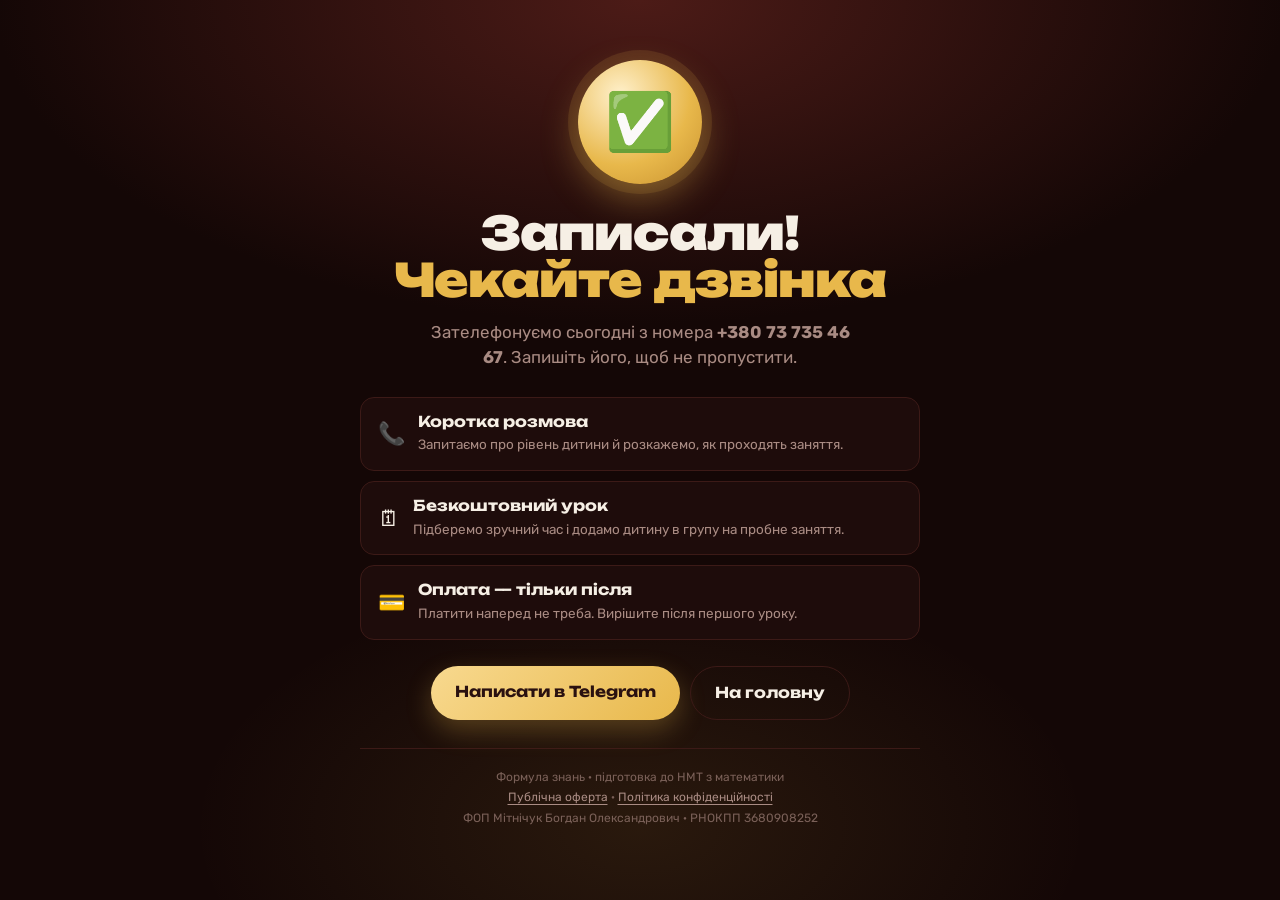
<file: mini/thanks.html>
<!doctype html>
<html lang="uk">
<meta charset="utf-8">
<meta name="viewport" content="width=device-width, initial-scale=1, viewport-fit=cover">
<meta name="robots" content="noindex, nofollow">
<meta name="theme-color" content="#140706">
<!-- Meta Pixel. Той самий ID, що й dataset для Conversions API,
     інакше серверні та браузерні події не склеяться. -->
<script>
!function(f,b,e,v,n,t,s){if(f.fbq)return;n=f.fbq=function(){n.callMethod?
n.callMethod.apply(n,arguments):n.queue.push(arguments)};if(!f._fbq)f._fbq=n;
n.push=n;n.loaded=!0;n.version='2.0';n.queue=[];t=b.createElement(e);t.async=!0;
t.src=v;s=b.getElementsByTagName(e)[0];s.parentNode.insertBefore(t,s)}(window,
document,'script','https://connect.facebook.net/en_US/fbevents.js');
fbq('init','1046082147792987');
fbq('track','PageView');
</script>
<noscript><img height="1" width="1" style="display:none" alt=""
src="https://www.facebook.com/tr?id=1046082147792987&ev=PageView&noscript=1"></noscript>

<!-- TikTok Pixel: браузерна частина. Серверної (Events API) поки немає,
     тому частина подій губиться на iOS і в блокувальниках — це очікувано. -->
<script>
!function (w, d, t) {
  w.TiktokAnalyticsObject=t;var ttq=w[t]=w[t]||[];ttq.methods=["page","track","identify","instances","debug","on","off","once","ready","alias","group","enableCookie","disableCookie","holdConsent","revokeConsent","grantConsent"],ttq.setAndDefer=function(t,e){t[e]=function(){t.push([e].concat(Array.prototype.slice.call(arguments,0)))}};for(var i=0;i<ttq.methods.length;i++)ttq.setAndDefer(ttq,ttq.methods[i]);ttq.instance=function(t){for(var e=ttq._i[t]||[],n=0;n<ttq.methods.length;n++)ttq.setAndDefer(e,ttq.methods[n]);return e},ttq.load=function(e,n){var r="https://analytics.tiktok.com/i18n/pixel/events.js",o=n&&n.partner;ttq._i=ttq._i||{},ttq._i[e]=[],ttq._i[e]._u=r,ttq._t=ttq._t||{},ttq._t[e]=+new Date,ttq._o=ttq._o||{},ttq._o[e]=n||{};n=document.createElement("script");n.type="text/javascript",n.async=!0,n.src=r+"?sdkid="+e+"&lib="+t;e=document.getElementsByTagName("script")[0];e.parentNode.insertBefore(n,e)};
  ttq.load('DBABECBC77UAEK31CAG0');
  ttq.page();
}(window, document, 'ttq');
</script>

<!-- Microsoft Clarity: записи сесій, щоб бачити, де люди кидають сторінку -->
<script>
(function(c,l,a,r,i,t,y){c[a]=c[a]||function(){(c[a].q=c[a].q||[]).push(arguments)};
t=l.createElement(r);t.async=1;t.src="https://www.clarity.ms/tag/"+i;
y=l.getElementsByTagName(r)[0];y.parentNode.insertBefore(t,y);
})(window,document,"clarity","script","yfmyrlzn1o");
</script>
<link rel="preconnect" href="https://fonts.gstatic.com" crossorigin>

<title>Записали · Формула знань</title>
<link rel="preconnect" href="https://fonts.googleapis.com">
<link rel="preconnect" href="https://fonts.gstatic.com" crossorigin>
<link rel="stylesheet" href="https://fonts.googleapis.com/css2?family=Unbounded:wght@400;700;900&family=Rubik:wght@400;500&display=swap">
<style>
/* Окрема сторінка саме заради власного URL: на неї зручно вішати
   Custom Conversion у Meta й TikTok — вони бачать перехід, а не подію
   всередині сторінки. Події Lead теж шлемо звідси, а не з форми:
   редірект може обірвати запит, що пішов за мить до переходу. */
:root{
  --ink:#140706;--panel:#1E0C0B;--panel-2:#180A09;--line:#3C1A17;
  --gold:#E8B84B;--gold-hi:#F8D98F;--cream:#F6EFE5;--muted:#A98B83;--dim:#7A6058;
  --f-d:"Unbounded","Arial Black",system-ui,sans-serif;
  --f-b:"Rubik","Helvetica Neue",Arial,sans-serif;
  color-scheme:dark;
}
*{box-sizing:border-box}
html,body{margin:0}
body{
  min-height:100svh;display:grid;place-items:center;
  padding:max(22px,env(safe-area-inset-top,0px)) max(18px,env(safe-area-inset-left,0px))
          max(22px,env(safe-area-inset-bottom,0px)) max(18px,env(safe-area-inset-right,0px));
  background:
    radial-gradient(70% 50% at 50% 0%, #4C1B17 0%, #14070600 72%),
    radial-gradient(50% 40% at 50% 92%, rgba(232,184,75,.1), transparent 70%),
    var(--ink);
  color:var(--cream);font-family:var(--f-b);line-height:1.5;
  -webkit-font-smoothing:antialiased;
}
.card{width:100%;max-width:560px;text-align:center;position:relative}
.ring{width:clamp(96px,22vw,124px);aspect-ratio:1;margin:0 auto;border-radius:50%;
  display:grid;place-content:center;font-size:clamp(42px,9vw,56px);
  background:radial-gradient(circle at 34% 28%, #FFF0CB 0%, var(--gold) 58%, #C9922F 100%);
  box-shadow:0 14px 36px rgba(232,184,75,.4), 0 0 0 10px rgba(232,184,75,.12);
  animation:pop .55s cubic-bezier(.2,1.5,.4,1) both}
@keyframes pop{from{transform:scale(.4);opacity:0}to{transform:scale(1);opacity:1}}
h1{font-family:var(--f-d);font-weight:900;margin:26px 0 0;line-height:1.02;
  letter-spacing:-.02em;font-size:clamp(28px,6.6vw,46px);text-wrap:balance}
h1 em{font-style:normal;color:var(--gold)}
.lede{margin-top:16px;color:var(--muted);font-size:clamp(15px,2.4vw,17px);
  max-width:40ch;margin-inline:auto}
.promo{margin-top:20px;border:1px solid var(--gold);border-radius:14px;
  background:linear-gradient(135deg,rgba(232,184,75,.18),rgba(232,184,75,.05));
  padding:14px 18px;font-size:15px}
.promo b{color:var(--gold)}
.steps{margin-top:26px;display:grid;gap:10px;text-align:left}
.step{display:flex;gap:13px;align-items:center;border:1px solid var(--line);
  border-radius:14px;background:var(--panel);padding:15px 17px}
.step .ico{font-size:22px;flex:none}
.step .k{font-family:var(--f-d);font-weight:700;font-size:15px;line-height:1.25}
.step .v{margin-top:4px;color:var(--muted);font-size:13.5px;line-height:1.45}
.cta{margin-top:26px;display:flex;flex-wrap:wrap;gap:10px;justify-content:center}
.btn{font-family:var(--f-d);font-weight:700;font-size:15px;border-radius:999px;
  padding:15px 24px;text-decoration:none;transition:transform .18s ease}
.btn:hover{transform:translateY(-2px)}
.btn.main{background:linear-gradient(135deg,var(--gold-hi),var(--gold));color:#2A1110;
  box-shadow:0 10px 26px rgba(232,184,75,.28)}
.btn.ghost{border:1px solid var(--line);color:var(--cream)}
.foot{margin-top:28px;padding-top:18px;border-top:1px solid var(--line);
  color:var(--dim);font-size:12px;line-height:1.7}
.foot a{color:var(--muted);text-decoration:underline;text-underline-offset:3px}
.foot a:hover{color:var(--gold)}
@media (prefers-reduced-motion:reduce){*{animation:none!important;transition:none!important}}
</style>

<div class="card">
  <div class="ring">✅</div>

  <h1>Записали!<br><em>Чекайте дзвінка</em></h1>
  <p class="lede">Зателефонуємо сьогодні з номера <b>+380 73 735 46 67</b>. Запишіть його, щоб не пропустити.</p>

  <div class="promo" id="promo" hidden>
    🎉 Знижку 100 ₴ закріпили за вами — курс <b>1500 ₴</b> замість 1600.
  </div>

  <div class="steps">
    <div class="step">
      <span class="ico">📞</span>
      <div>
        <div class="k">Коротка розмова</div>
        <div class="v">Запитаємо про рівень дитини й розкажемо, як проходять заняття.</div>
      </div>
    </div>
    <div class="step">
      <span class="ico">🗓</span>
      <div>
        <div class="k">Безкоштовний урок</div>
        <div class="v">Підберемо зручний час і додамо дитину в групу на пробне заняття.</div>
      </div>
    </div>
    <div class="step">
      <span class="ico">💳</span>
      <div>
        <div class="k">Оплата — тільки після</div>
        <div class="v">Платити наперед не треба. Вирішите після першого уроку.</div>
      </div>
    </div>
  </div>

  <div class="cta">
    <a class="btn main" href="https://t.me/formula_znan_bot">Написати в Telegram</a>
    <a class="btn ghost" href="./">На головну</a>
  </div>

  <p class="foot">
    Формула знань · підготовка до НМТ з математики<br>
    <a href="offer.html">Публічна оферта</a> · <a href="privacy.html">Політика конфіденційності</a><br>
    ФОП Мітнічук Богдан Олександрович · РНОКПП 3680908252
  </p>
</div>

<script>
(function(){
  "use strict";
  var q = new URLSearchParams(location.search),
      leadId = q.get('lead'),
      src = (q.get('src') || '').slice(0, 64);

  if (q.get('promo') === 'coin100') document.getElementById('promo').hidden = false;

  /* Серверну подію Lead шле бот із тим самим event_id — Meta склеює їх в одну.
     Без збігу заявка рахується двічі й оптимізація псується. */
  var p = { content_name: 'mini_grupy', content_category: src, value: 1, currency: 'UAH' };
  if (window.fbq) {
    if (leadId) fbq('track', 'Lead', p, { eventID: 'lead-' + leadId });
    else        fbq('track', 'Lead', p);
  }
  if (window.ttq) {
    var tp = { content_id: 'mini', content_type: 'product',
               content_name: 'mini', content_category: src };
    if (leadId) {
      ttq.track('SubmitForm', tp, { event_id: 'lead-' + leadId });
      ttq.track('ClickButton', tp, { event_id: 'lead-' + leadId });
    } else {
      ttq.track('SubmitForm', tp);
      ttq.track('ClickButton', tp);
    }
  }
})();
</script>
</file>
<file: doc.css>
/* Спільні стилі юридичних сторінок — бордовий фон, кремовий текст для читання */
:root{
  --ink:#120807; --wine:#2A1412; --wine-2:#45201A; --wine-3:#5E2A20;
  --gold:#D9A94C; --gold-br:#F3CE7E; --cream:#F6EEE2; --muted:#BBA396;
  --line:rgba(217,169,76,.22);
  --disp:'Unbounded',Impact,'Arial Black',sans-serif;
  --body:'Manrope',-apple-system,BlinkMacSystemFont,'Segoe UI',sans-serif;
  color-scheme:dark;
}
*{box-sizing:border-box}
body{margin:0;background:var(--ink);color:var(--cream);font-family:var(--body);
  font-size:16px;line-height:1.72;overflow-x:hidden}
.bg{position:fixed;inset:0;z-index:-1;background:
  radial-gradient(110% 70% at 20% 0%, var(--wine-3) 0%, transparent 52%),
  linear-gradient(175deg, var(--wine) 0%, var(--ink) 48%)}
.wrap{max-width:860px;margin:0 auto;padding-inline:20px}

.topbar{position:sticky;top:env(safe-area-inset-top,0px);z-index:60;
  background:rgba(18,8,7,.78);backdrop-filter:blur(16px) saturate(1.3);
  -webkit-backdrop-filter:blur(16px) saturate(1.3);border-bottom:1px solid var(--line)}
.topbar-in{max-width:860px;margin:0 auto;padding:11px 20px;
  display:flex;align-items:center;justify-content:space-between;gap:14px}
.brand{display:flex;align-items:center;gap:9px;font-family:var(--disp);font-weight:800;
  font-size:15px;color:var(--cream);text-decoration:none;white-space:nowrap}
.back{display:inline-flex;align-items:center;gap:8px;text-decoration:none;
  border:1px solid var(--line);border-radius:999px;padding:8px 15px;font-size:14px;
  font-weight:700;color:var(--gold-br);background:rgba(246,238,226,.04);white-space:nowrap;
  transition:border-color .3s,background .3s,transform .3s}
.back:hover{border-color:rgba(243,206,126,.75);background:rgba(217,169,76,.14);
  transform:translateY(-2px)}

h1{font-family:var(--disp);font-weight:800;font-size:clamp(26px,4.4vw,40px);
  letter-spacing:-.02em;line-height:1.12;text-wrap:balance;margin:0 0 10px}
.sub{color:var(--muted);font-size:15px;margin:0 0 6px}
.upd{color:rgba(187,163,150,.7);font-size:13.5px;margin:0}
.lead{border:1px solid var(--line);border-radius:14px;padding:18px 20px;
  background:rgba(246,238,226,.035);margin:28px 0 34px;color:var(--muted);font-size:15px}
.lead b{color:var(--cream)}

h2{font-family:var(--disp);font-weight:800;font-size:clamp(19px,2.6vw,25px);
  letter-spacing:-.01em;line-height:1.2;margin:40px 0 14px;scroll-margin-top:80px;
  display:flex;gap:12px;align-items:baseline}
h2 .num{color:var(--gold);font-size:.78em;flex:none;font-variant-numeric:tabular-nums}
p{margin:0 0 13px}
ul,ol{margin:0 0 13px;padding-left:22px}
li{margin-bottom:8px}
li::marker{color:var(--gold)}
b,strong{color:var(--cream);font-weight:700}
a{color:var(--gold-br)}
.muted{color:var(--muted)}

.req{border:1px solid var(--line);border-radius:14px;padding:20px 22px;
  background:rgba(246,238,226,.035);margin-top:18px}
.req dl{display:grid;grid-template-columns:1fr;gap:4px 18px;margin:0}
@media(min-width:620px){.req dl{grid-template-columns:200px 1fr}}
.req dt{color:var(--muted);font-size:14.5px}
.req dd{margin:0 0 10px;font-size:15px}
@media(min-width:620px){.req dd{margin-bottom:6px}}

.toc{border:1px solid var(--line);border-radius:14px;padding:20px 22px;
  background:rgba(246,238,226,.03);margin-bottom:40px}
.toc h4{font-size:12px;font-weight:700;letter-spacing:.12em;text-transform:uppercase;
  color:var(--gold);margin:0 0 13px}
.toc ol{columns:2;column-gap:28px;padding-left:20px;margin:0;font-size:14.5px}
@media(max-width:620px){.toc ol{columns:1}}
.toc a{color:var(--muted);text-decoration:none;transition:color .2s}
.toc a:hover{color:var(--gold-br)}

footer{border-top:1px solid rgba(246,238,226,.1);margin-top:54px;
  padding-block:26px 34px;font-size:13.5px;color:var(--muted)}
footer a{color:var(--muted);text-decoration:none}
footer a:hover{color:var(--gold-br)}
</file>
